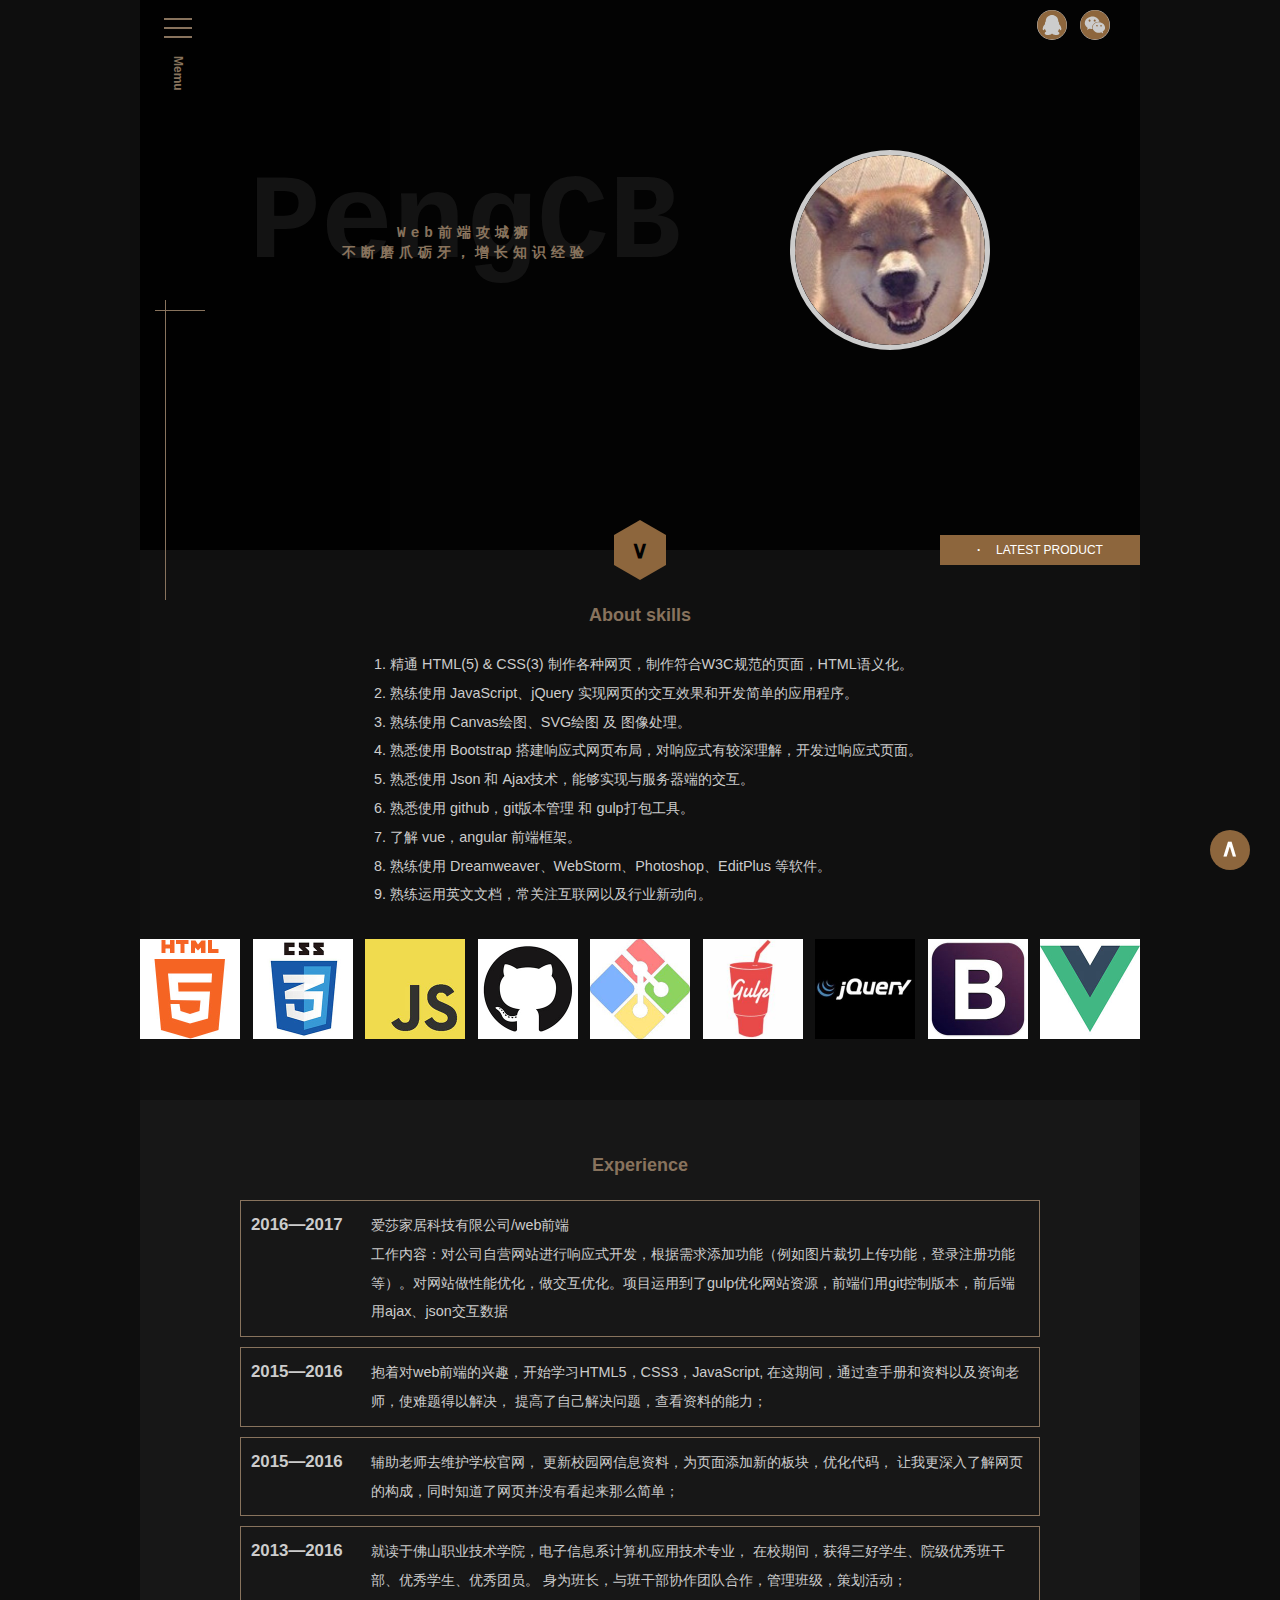
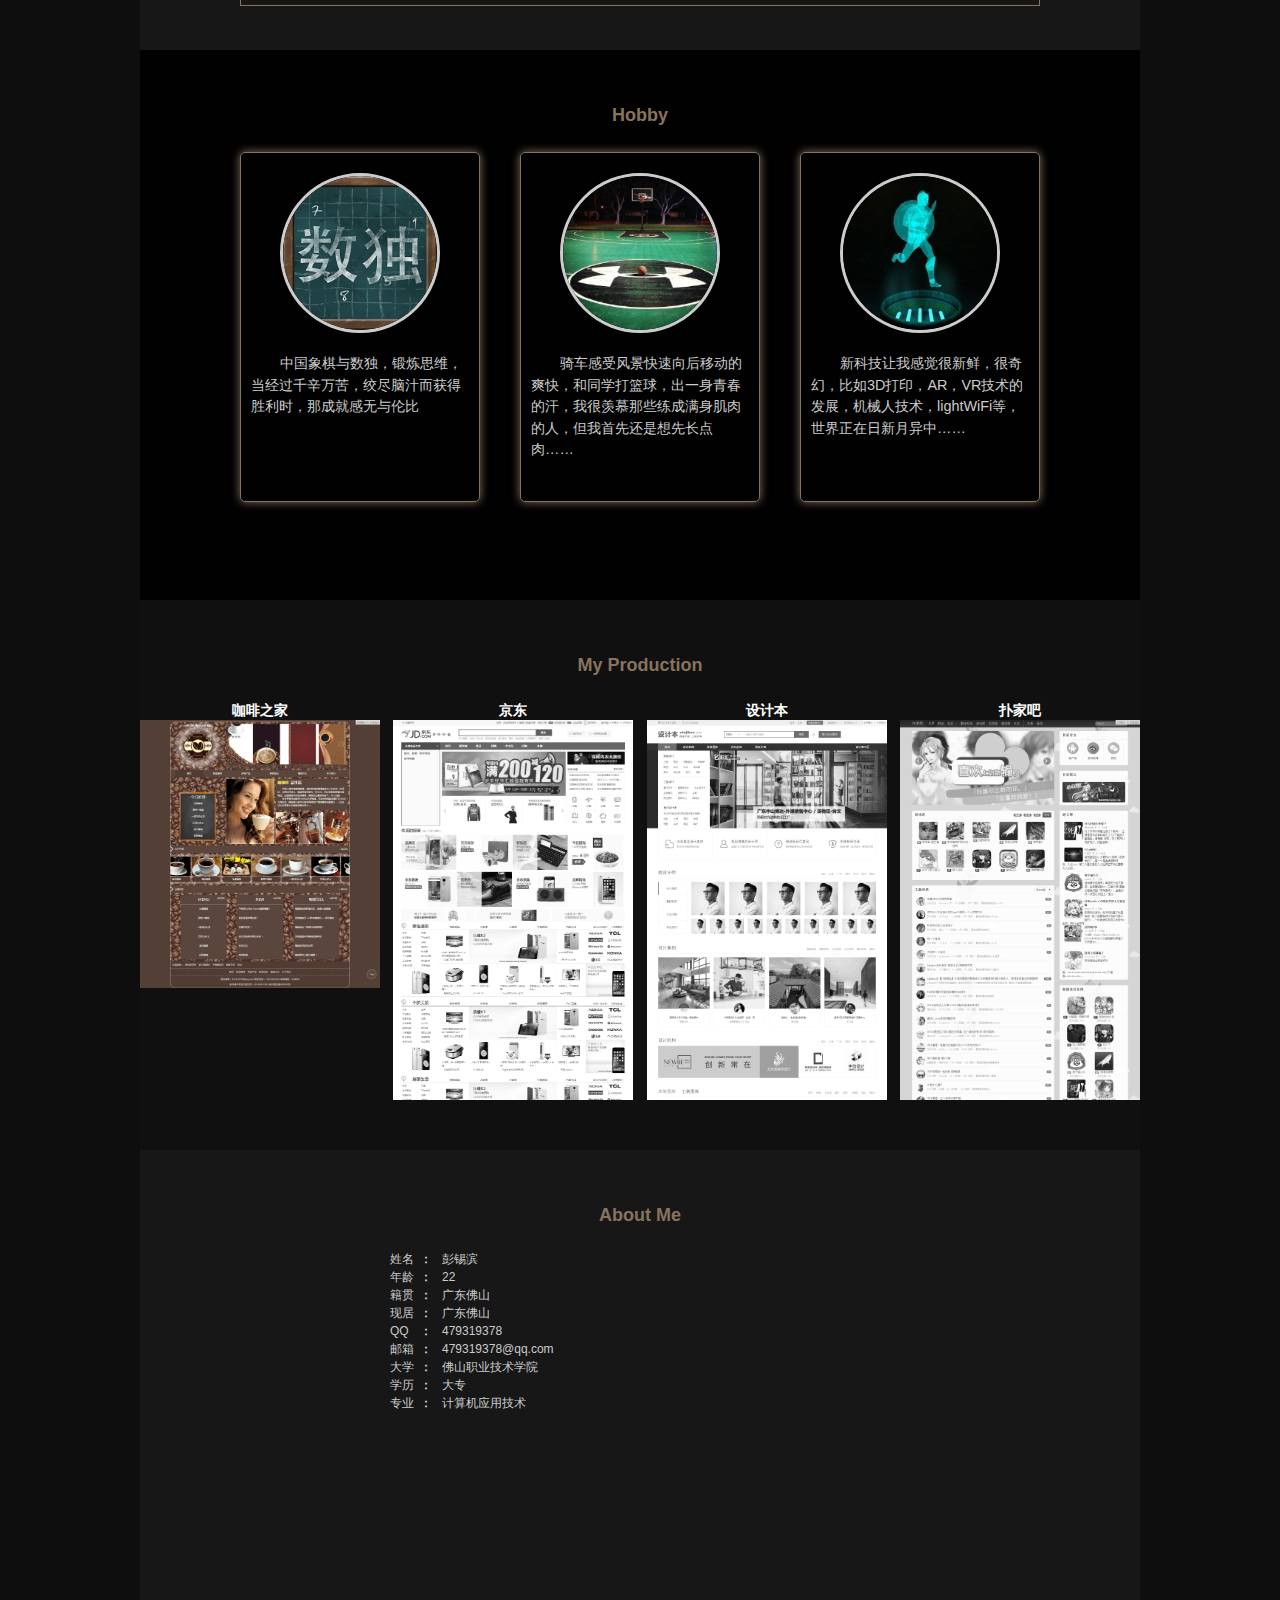
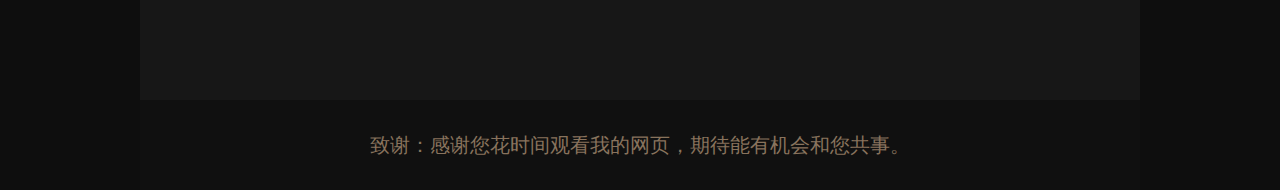
<file: index.html>
<!DOCTYPE html>
<html>
<head>
	<meta charset="UTF-8">
	<meta name="viewport" content="width=device-width, initial-scale=1, maximum-scale=1, user-scalable=0">
  <meta http-equiv="X-UA-Compatible" content="IE=edge, chrome=1">
	<meta name="keywords" content="web前端，彭锡滨，个人博客">
	<meta name="description" content="web前端，彭锡滨，个人博客">
	<title>Web前端 彭锡滨</title>
	<link rel="icon" href="img/favicon.ico">

	<link rel="stylesheet" href="css/index.css">

</head>
<body>


<section id="main">



	<!-- header -->
	<header id="header">
		<a class="to-top" href="javascript:;">&and;</a>

		<!-- 右上 联系方式 -->
		<ul class="contact-way">
			<li><img src="img/qq.svg" alt=""></li>
			<li><img src="img/wechat.svg" alt=""></li>
		</ul>

		<!-- 菜单 -->
		<div class="menu">
			<div class="menu-icon">
				<p class="line"></p>
				<p class="line"></p>
				<p class="line"></p>

				<ul class="menu-list">
					<li><a href="javascript:;">About skills</a></li>
					<li><a href="javascript:;">Experience</a></li>
					<li><a href="javascript:;">Demo</a></li>
					<li><a href="javascript:;">About Me</a></li>
				</ul>

			</div>
			<p class="menu-text f2">Memu</p>

		</div>

		<div class="vertical-bar"></div>

	</header>










	<!-- box1 -->
	<div class="box box1">
		<div class="my-name-container">
			<p class="my-name f1">PengCB</p>
		</div>
		<div class="my-head-container">
			<div class="my-head f2">
				<p><img src="img/head.jpg" alt=""></p>
				<p class="show-name">彭锡滨</p>
			</div>
		</div>
	</div>








	<!-- box1 - box2 交界 -->
	<div class="box-clearance">
		<div class="box-clearance-sub">
			<div class="hexagon">&or;</div>
			<ul class="latest-prod-btn">
				<li>
					<a class="latest-prod-text" href="javascript:;">
						<span>LATEST PRODUCT</span>
					</a>
				</li>
			</ul>
		</div>
	</div>






	<!-- box2 -->
	<div class="box box2 bgc2 f5">
		<h2 class="box-title f2">About skills</h2>
		<ul class="skill-list"></ul>

		<div class="skill-img-list">
			<ul>
				<li><img src="img/html5.jpg" alt=""></li>
				<li><img src="img/css3.jpg" alt=""></li>
				<li><img src="img/js.jpg" alt=""></li>
				<li><img src="img/github.jpg" alt=""></li>
				<li><img src="img/git.jpg" alt=""></li>
				<li><img src="img/gulp.jpg" alt=""></li>
				<li><img src="img/jquery.jpg" alt=""></li>
				<li><img src="img/bootstrap.jpg" alt=""></li>
				<!--<li><img src="img/angularjs.jpg" alt=""></li>-->
				<li><img src="img/vuejs.jpg" alt=""></li>
			</ul>
		</div>
	</div>


	<!-- box3 -->
	<div class="box box3 bgc3 f5">
		<h2 class="box-title f2">Experience</h2>
		<ul class="experience"></ul>
	</div>


	<!-- box4 -->
	<div class="box box4 bgc1 f5">
		<h2 class="box-title f2">Hobby</h2>

		<ul class="hobby-list">
			<li class="hobby-item">
				<div class="hobby-img riddle">
					<img src="img/hobby1.jpg">
					<div class="over-img">
						<h3>益 智</h3>
						<p>中国象棋&amp;数独</p>
					</div>
				</div>

				<div class="hobby-text">
					<p>中国象棋与数独，锻炼思维，当经过千辛万苦，绞尽脑汁而获得胜利时，那成就感无与伦比</p>
				</div>
			</li>

			<li class="hobby-item">
				<div class="hobby-img sport">
					<img src="img/hobby2.png">
					<div class="over-img">
						<h3>运动</h3>
						<p>骑车、打篮球</p>
					</div>
				</div>

				<div class="hobby-text">
					<p>骑车感受风景快速向后移动的爽快，和同学打篮球，出一身青春的汗，我很羡慕那些练成满身肌肉的人，但我首先还是想先长点肉……</p>
				</div>
			</li>

			<li class="hobby-item">
				<div class="hobby-img other">
					<img src="img/hobby3.jpg">
					<div class="over-img">
						<h3>其 他</h3>
						<p>了解新科技</p>
					</div>
				</div>

				<div class="hobby-text">
					<p>新科技让我感觉很新鲜，很奇幻，比如3D打印，AR，VR技术的发展，机械人技术，lightWiFi等，世界正在日新月异中……</p>
				</div>
			</li>
		</ul>
	</div>




	<!-- box 5 -->
	<div class="box box5 bgc2 f5">
		<h2 class="box-title f2">My Production</h2>
		<ul class="my-prod">
			<li class="active"><a href="http://www.pengcb.cn/coffee" target="_blank"><h3>咖啡之家</h3><div><img src="img/coffee.png" alt=""></div></a></li>
			<li><a href="http://www.pengcb.cn/jd" target="_blank"><h3>京东</h3><div><img src="img/jd.png" alt=""></div></a></li>
			<li><a href="http://www.pengcb.cn/sjb" target="_blank"><h3>设计本</h3><div><img src="img/sjb.png" alt=""></div></a></li>
			<li><a href="http://www.pengcb.cn/pjb" target="_blank"><h3>扑家吧</h3><div><img src="img/pjb.png" alt=""></div></a></li>
		</ul>
	</div>






	<!-- box6 -->
	<div class="box box6 bgc3 f5">

		<h2 class="box-title f2">About 	Me</h2>
		<ul class="about-me">
			<li><span>姓名</span><b>：</b>彭锡滨</li>
			<li><span>年龄</span><b>：</b>22</li>
			<li><span>籍贯</span><b>：</b>广东佛山</li>
			<li><span>现居</span><b>：</b>广东佛山</li>
			<li><span>QQ</span><b>：</b>479319378</li>
			<li><span>邮箱</span><b>：</b>479319378@qq.com</li>
			<li><span>大学</span><b>：</b>佛山职业技术学院</li>
			<li><span>学历</span><b>：</b>大专</li>
			<li><span>专业</span><b>：</b>计算机应用技术</li>
		</ul>
	</div>


	<footer  class="footer bgc2 f2">
		致谢：感谢您花时间观看我的网页，期待能有机会和您共事。
	</footer>
</section>



<script src="js/lib/jquery.min.js"></script>
<script src="js/index.js"></script>

</body>
</html>
</file>
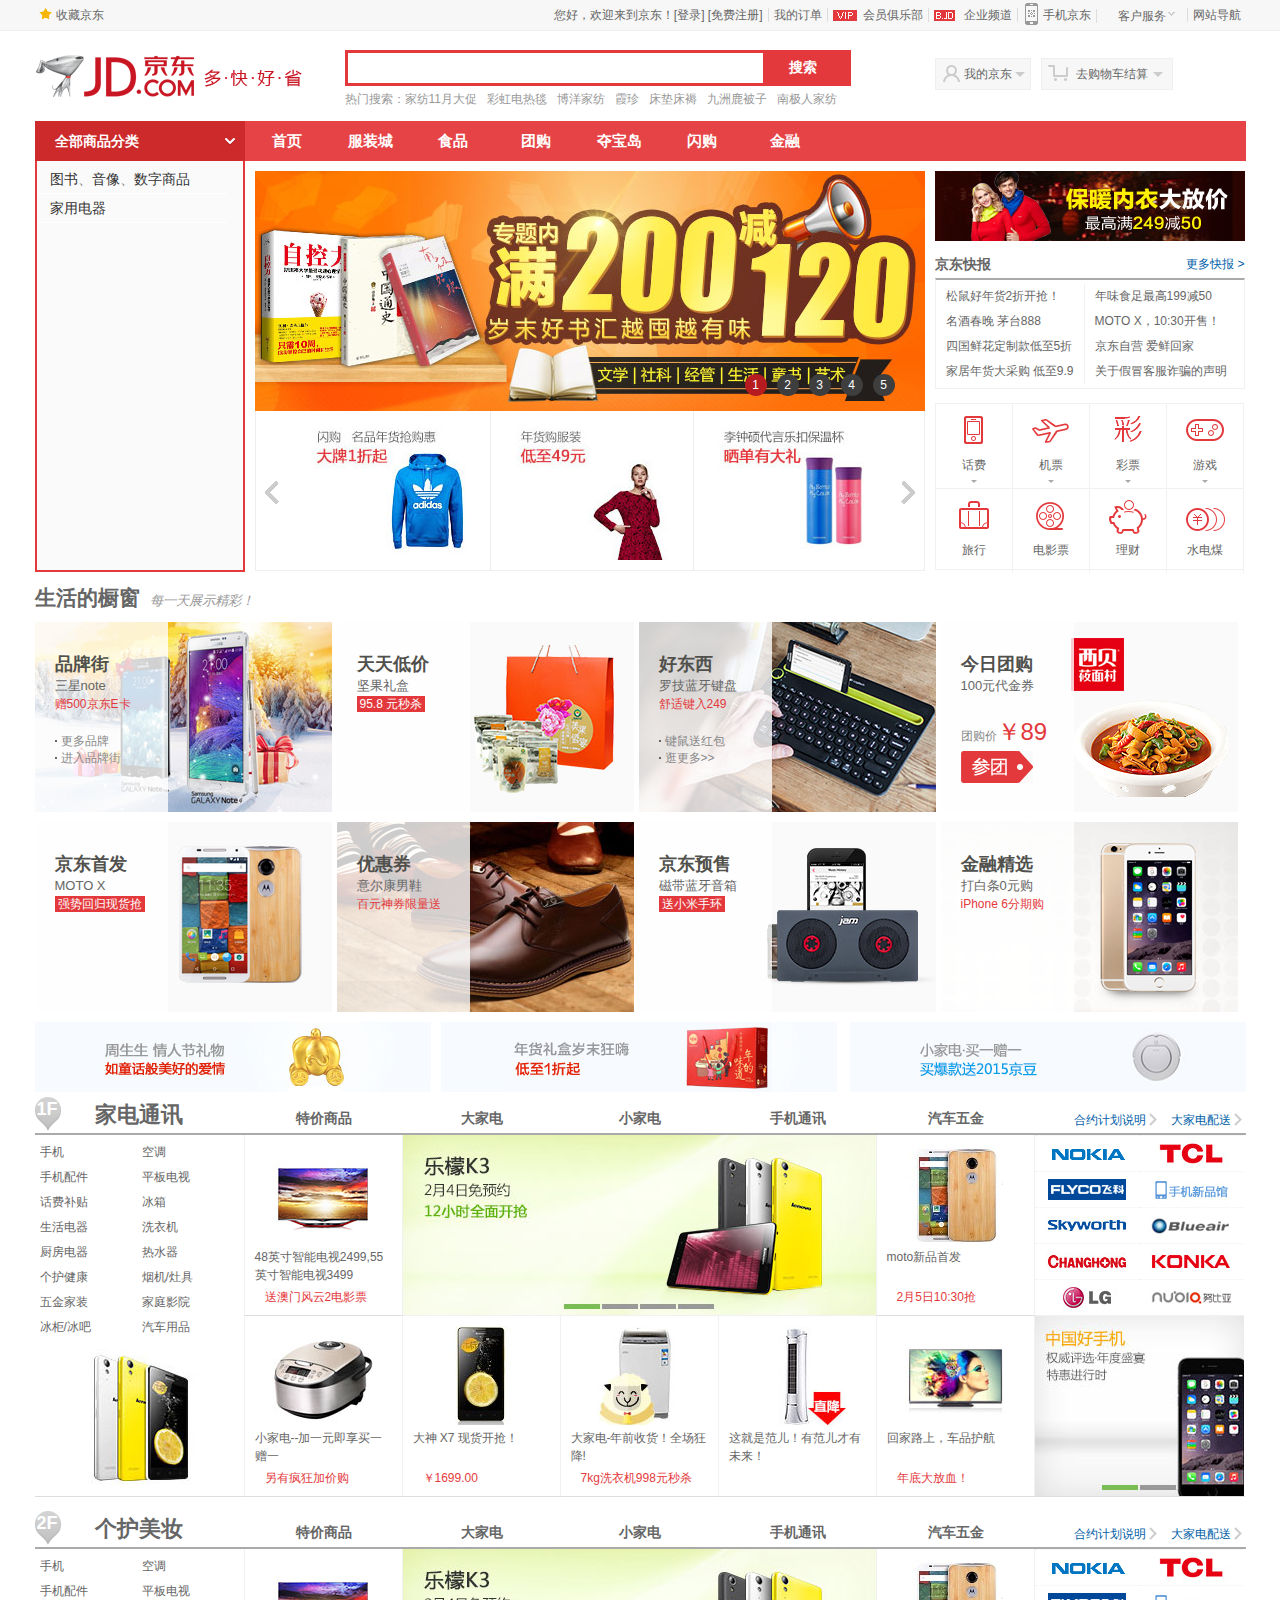
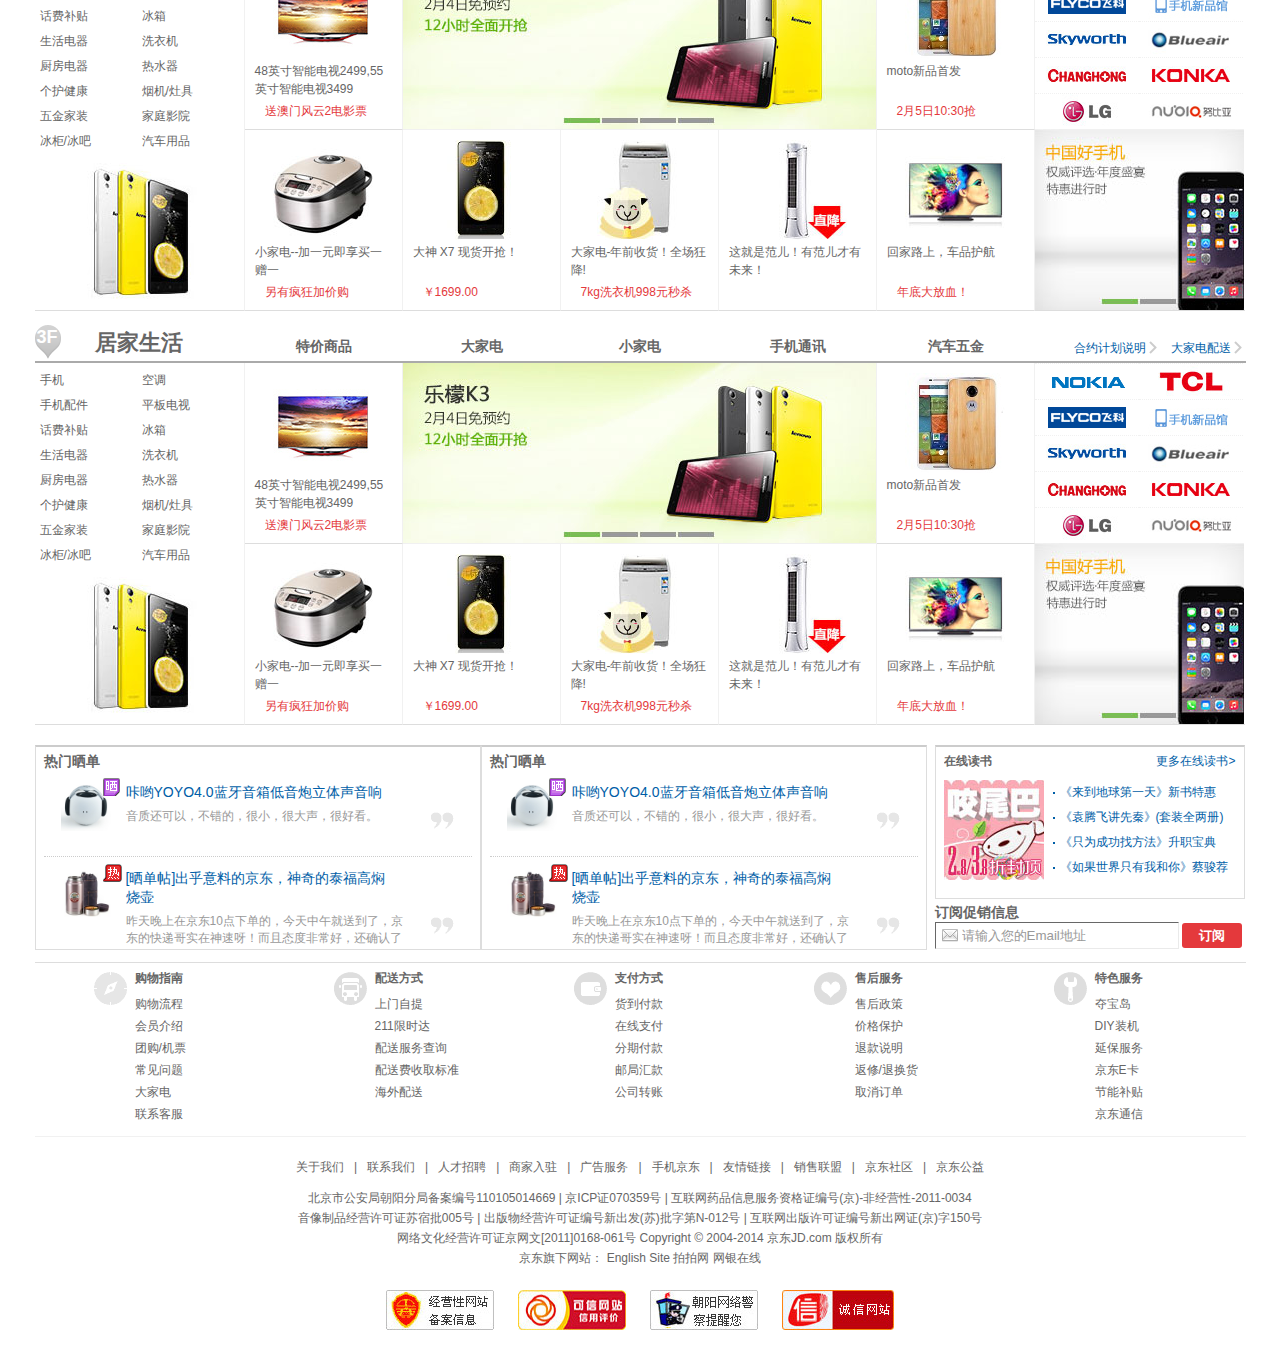
<file: jd/index.html>
﻿<!DOCTYPE HTML>
<html>
    <head>
        <title>京东首页</title>
        <meta charset="utf-8" />
        <link href="common.css" rel="Stylesheet" />
        <link href="index.css" rel="Stylesheet" />
        <link href="animation.css" rel="Stylesheet" />
		<script src="jd_index.js"></script>
		<script src="jd_elevator.js"></script>
    </head>
    <body>
        <!--页面顶部! -->
        <header id="top">
            <div id="top_box">
                <img src="images/star.jpg" />
                <a href="#">收藏京东</a>
		        <div class="rt">   
		            <ul>
			            <li>您好，欢迎来到京东！<a href="#" >[登录]</a> <a href="#" >[免费注册]</a></li> 
			            <li><b></b><a href="#" >我的订单</a></li> 
			            <li class="vip"><b></b><a href="#" >会员俱乐部</a></li> 
                        <li class="dakehu"><b></b><a href="#" >企业频道</a></li> 
			            <li class="app_jd"><b></b><a href="#" >手机京东</a></li> 
                        <li class="service"><b></b><a>客户服务</a></li>
			            <li><b></b><a >网站导航</a></li> 
			        </ul> 
                </div>
            </div>
        </header>
        <!--LOGO和搜索框! -->
        <div id="top_main">
					<a href="#" class="lf"><img src="images/logo-201305.png" alt="LOGO" /></a>
					<div id="search_box" class="lf">
						<div class="search">
								<input id="txtSearch" type="text" class="text" />
								<input class="button" name="" type="button" value="搜索" />
						</div>
						<div class="hot_words">
								<span>热门搜索：</span> <a href="#">家纺11月大促</a> <a href="#">彩虹电热毯</a> <a href="#">博洋家纺</a>
								<a href="#">霞珍</a> <a href="#">床垫床褥</a> <a href="#">九洲鹿被子</a> <a href="#">南极人家纺</a>
						</div>
					</div>
					<div id="my_jd" class="lf">我的京东<b></b></div>
					<div id="settle_up" class="lf">去购物车结算<b></b></div>
				</div>
        <!--主导航 -->
        <nav id="nav">
            <div id="category">
                <a href="#">全部商品分类</a>
                <b></b>
            </div>
            <ul id="nav_items">
                <li><a href="#">首页</a></li>
                <li><a href="#">服装城</a></li>
                <li><a href="#">食品</a></li>
                <li><a href="#">团购</a></li>
                <li><a href="#">夺宝岛</a></li>
                <li><a href="#">闪购</a></li>
                <li><a href="#">金融</a></li>
            </ul>
        </nav>
    <!--banner部分-->
    <article id="banner">
            <ul id="cate_box">
                <li>
                    <h3>
                        <a href="#">图书</a>、<a href="#">音像</a>、<a href="#">数字商品</a>
                    </h3>
                    <div class="sub_cate_box">
                        <div class="sub_cate_items">
                            <div>
                                <a href="#">电子书</a>
                                <p>
                                    <a href="#">免费</a>
                                    <a href="#">小说</a>
                                    <a href="#">励志与成功</a>
                                    <a href="#">婚恋/两性</a>
                                    <a href="#">文学</a>
                                    <a href="#">经营</a>
                                    <a href="#">畅读VIP</a>
                                </p>
                            </div>
                            <div>
                                <a href="#">数字音乐</a>
                                <p>
                                    <a href="#">通俗流行</a>
                                    <a href="#">古典音乐</a>
                                    <a href="#">摇滚说唱</a>
                                    <a href="#">爵士蓝调</a>
                                    <a href="#">乡村民谣</a>
                                    <a href="#">有声读物</a>
                                </p>
                            </div>
                            <div>
                                <a href="#">音像</a>
                                <p>
                                    <a href="#">音乐</a>
                                    <a href="#">影视</a>
                                    <a href="#">教育音像</a>
                                    <a href="#">游戏</a>
                                </p>
                            </div>
                            <div>
                                <a href="#">文艺</a>
                                <p>
                                    <a href="#">小说</a>
                                    <a href="#">文学</a>
                                    <a href="#">青春文学</a>
                                    <a href="#">传记</a>
                                    <a href="#">艺术</a>
                                </p>
                            </div> 
                        </div>
                        <div class="sub_cate_banner">
                            <div><img src="images/cate_banner_01.jpg" /></div>
                            <div><img src="images/cate_banner_02.jpg" /></div>
                            <div>
                                <h4>推荐品牌出版商/书店</h4>
                                <ul>
                                    <li><a href="#">中华书局</a></li>
                                    <li><a href="#">人民邮电出版社</a></li>
                                    <li><a href="#">上海世纪出版股份有限公司</a></li>
                                    <li><a href="#">电子工业出版社</a></li>
                                    <li><a href="#">三联书店</a></li>
                                    <li><a href="#">浙江少年儿童出版社</a></li>
                                </ul>
                            </div>
                        </div>
                        <div class="close">×</div>
                    </div>
                </li>
                <li>
                    <h3>
                        <a href="#">家用电器</a>
                    </h3>
                </li>
            </ul>
            <div id="slider_box">
<div id="slider">
	<ul id="imgs">
	</ul>
    <ul id="indexs">
    </ul>
</div>
                <div class="ad">
                    <span class="preview"><a href="#"></a></span>
                    <ul>
                      <li><a href="#"><img src="images/index/ad_01.jpg"></a></li>
                      <li><a href="#"><img src="images/index/ad_02.jpg"></a></li>
                      <li class="li_last"><a href="#"><img src="images/index/ad_03.jpg"></a></li>
                    </ul>
                    <span class="next"><a href="#"></a></span>
                </div>
            </div>
            <div id="focus_extra">
                <div class="ad"><a href="#"><img src="images/index/ad_focus.jpg" /></a></div>
                <div id="news">
                    <div class="title">
                        <span>京东快报</span>
                        <a href="#">更多快报&nbsp;&gt;</a>
                    </div>
                    <div class="context">
                        <ul class="lf">
                            <li><a href="#">松鼠好年货2折开抢！</a></li>
                            <li><a href="#">名酒春晚 茅台888</a></li>
                            <li><a href="#">四国鲜花定制款低至5折</a></li>
                            <li><a href="#">家居年货大采购 低至9.9</a></li>
                        </ul>
                        <ul class="rt right">
                            <li><a href="#">年味食足最高199减50</a></li>
                            <li><a href="#">MOTO X，10:30开售！</a></li>
                            <li><a href="#">京东自营 爱鲜回家</a></li>
                            <li><a href="#">关于假冒客服诈骗的声明</a></li>
                        </ul>
                    </div>
                 </div>
                <div id="virtuals">
                    <ul>
                        <li id="huafei"><a href="#"><s></s>话费<i></i></a></li>
                        <li id="jipiao"><a><s></s>机票<i></i></a></li>
                        <li id="caipiao"><a><s></s>彩票<i></i></a></li>
                        <li id="youxi"><a href="#"><s></s>游戏<i></i></a></li>
                        <li id="lvxing"><a href="#"><s></s>旅行</a></li>
                        <li id="dianyingpiao"><a href="#"><s></s>电影票</a></li>
                        <li id="licai"><a href="#"><s></s>理财</a></li>
                        <li id="shuidianmei"><a href="#"><s></s>水电煤</a></li>
                    </ul>
                  </div>
            </div>
        </article>
        <!--主体内容! -->
        <section id="main" class="clear">
            <!--广告-->
            <div id="show_box">
                <p>生活的橱窗<span>每一天展示精彩！</span></p>
                <ul>
                    <li class="pinpaijie">
                        <b></b>
                        <div>
                            <h3>品牌街</h3>
                            <h4>三星note</h4>
                            <p>赠500京东E卡</p>
                            <ul>
                                <li><i></i>更多品牌</li>
                                <li><i></i>进入品牌街</li>
                            </ul>
                        </div>                    
                    </li>
                    <li class="dijia">
                        <b></b>
                        <div>
                            <h3>天天低价</h3>
                            <h4>坚果礼盒</h4>
                            <span>95.8 元秒杀</span>
                        </div>                    
                    </li>
                    <li class="haodongxi">
                        <b></b>
                        <div>
                            <h3>好东西</h3>
                            <h4>罗技蓝牙键盘</h4>
                            <p>舒适键入249</p>
                            <ul>
                                <li><i></i>键鼠送红包</li>
                                <li><i></i>逛更多&gt;&gt;</li>
                            </ul>
                        </div>                    
                    </li>
                    <li class="tuangou">
                        <b></b>
                        <div>
                            <h3>今日团购</h3>
                            <h4>100元代金券</h4>
                            <div>
                                团购价<span>￥89</span>
                            </div>
                        </div>                    
                    </li>
                    <li class="shoufa">
                        <b></b>
                        <div>
                            <h3>京东首发</h3>
                            <h4>MOTO X</h4>
                            <span>强势回归现货抢</span>
                        </div>                    
                    </li>
                    <li class="youhuiquan">
                        <b></b>
                        <div>
                            <h3>优惠券</h3>
                            <h4>意尔康男鞋</h4>
                            <p>百元神券限量送</p>
                        </div>                    
                    </li>
                    <li class="yushou">
                        <b></b>
                        <div>
                            <h3>京东预售</h3>
                            <h4>磁带蓝牙音箱</h4>
                            <span>送小米手环</span>
                        </div>                    
                    </li>
                    <li class="jinrong">
                        <b></b>
                        <div>
                            <h3>金融精选</h3>
                            <h4>打白条0元购</h4>
                            <p>iPhone 6分期购</p>
                        </div>                    
                    </li>
                </ul>
            </div>
            
            <ul id="ad_box" class="clear">
                <li><a href="#"><img src="images/index/ad_small_01.jpg" /></a></li>
                <li><a href="#"><img src="images/index/ad_small_02.jpg" /></a></li>
                <li class="last"><a href="#"><img src="images/index/ad_small_03.jpg" /></a></li>
            </ul>
            <div class="elevator" id="elevator">
                <ul>
                    <li class="handler">
                        <a href="javascript:;">1F</a>
                        <a class="etitle" href="javascript:;">家电通讯</a>
                    </li>
                    <li class="handler">
                        <a href="javascript:;">2F</a>
                        <a class="etitle" href="javascript:;">个护美妆</a>
                    </li>
                    <li class="handler">
                        <a href="javascript:;">3F</a>
                        <a class="etitle" href="javascript:;">居家生活</a>
                    </li>
                </ul>
            </div>
            <!--第一楼-->
            <div class="floor" id="f1">
                <!--头部-->
                <header>
                    <span>1F</span>
                    <p>家电通讯</p>
                    <ul class="tab">
                        <li><a href="＃">特价商品</a></li>
                        <li><a href="＃">大家电</a></li>
                        <li><a href="＃">小家电</a></li>
                        <li><a href="＃">手机通讯</a></li>
                        <li><a href="＃">汽车五金</a></li>
                    </ul>
                    <ul class="link">
                        <li><a href="#">大家电配送</a></li>
                        <li><a href="#">合约计划说明</a></li>
                    </ul>
                </header>
                <!--左侧-->
                <aside>
                    <ul>
                        <li><a href="#">手机</a></li>
                        <li><a href="#">空调</a></li>
                        <li><a href="#">手机配件</a></li>
                        <li><a href="#">平板电视</a></li>
                        <li><a href="#">话费补贴</a></li>
                        <li><a href="#">冰箱</a></li>
                        <li><a href="#">生活电器</a></li>
                        <li><a href="#">洗衣机</a></li>
                        <li><a href="#">厨房电器</a></li>
                        <li><a href="#">热水器</a></li>
                        <li><a href="#">个护健康</a></li>
                        <li><a href="#">烟机/灶具</a></li>
                        <li><a href="#">五金家装</a></li>
                        <li><a href="#">家庭影院</a></li>
                        <li><a href="#">冰柜/冰吧</a></li>
                        <li><a href="#">汽车用品</a></li>
                    </ul>
                    <span><img src="images/index/fl_01.jpg" /></span>
                </aside>
                <!--中间栏-->
                <section>
                    <dl>
                        <dt><img src="images/index/fl_dl_01.jpg"></dt>
                        <dd><a href="#">48英寸智能电视2499,55英寸智能电视3499</a></dd>
                        <dd><b>送澳门风云2电影票</b></dd>
                    </dl>
                    <div><a href="#"><img src="images/index/fl_ad_01.jpg" width="473" height="180"></a></div>
                    <dl>
                        <dt><img src="images/index/fl_dl_02.jpg"></dt>
                        <dd><a href="#">moto新品首发</a></dd>
                        <dd><b>2月5日10:30抢</b></dd>
                    </dl>
                    <dl>
                        <dt><img src="images/index/fl_dl_03.jpg"></dt>
                        <dd><a href="#">小家电--加一元即享买一赠一</a></dd>
                        <dd><b>另有疯狂加价购</b></dd>
                    </dl>
                    <dl>
                        <dt><img src="images/index/fl_dl_04.jpg"></dt>
                        <dd><a href="#">大神 X7 现货开抢！</a></dd>
                        <dd><b>￥<span>1699</span>.00</b></dd>
                    </dl>
                    <dl>
                        <dt><img src="images/index/fl_dl_05.jpg"></dt>
                        <dd><a href="#">大家电-年前收货！全场狂降!</a></dd>
                        <dd><b>7kg洗衣机998元秒杀</b></dd>
                    </dl>
                    <dl>
                        <dt><img src="images/index/fl_dl_06.jpg"></dt>
                        <dd><a href="#">这就是范儿！有范儿才有未来！</a></dd>                       
                    </dl>
                    <dl>
                        <dt><img src="images/index/fl_dl_07.jpg"></dt>
                        <dd><a href="#">回家路上，车品护航</a></dd>
                        <dd><b>年底大放血！</b></dd>
                    </dl>
                </section>         
                <!--右侧栏-->           
                <aside class="floor_right">
                    <ul>
                        <li><img src="images/index/rBEQWVFQLqgIAAAAAAAFbgvhBqMAAC0MAP_3cIAAAWG414.gif" /></li>
                        <li><img src="images/index/537b3138N3205302e.jpg" /></li>
                        <li><img src="images/index/53829f6eNa98427dc.jpg" /></li>
                        <li><img src="images/index/rBEhUlHmCN0IAAAAAAASpGQ8IDYAABK2AP_yHEAABK8207.jpg" /></li>
                        <li><img src="images/index/537b316bN35574fff.jpg" /></li>
                        <li><img src="images/index/54caf3a2N56357d7c.jpg" /></li>
                        <li><img src="images/index/537b3173Ne74bf3cf.jpg" /></li>
                        <li><img src="images/index/537b3152Nf0573a0d.jpg" /></li>
                        <li><img src="images/index/537b3130N7591211b.jpg" /></li>
                        <li><img src="images/index/rBEbRlN5zCsIAAAAAAALfFfJRv8AACGGgO__3sAAAuU660.jpg" /></li>
                    </ul>
                    <a href="#"><img src="images/index/fl_ad_02.jpg"></a>
                </aside>
            </div>

            <!--第二楼-->
            <div class="floor" id="f2">
                <!--头部-->
                <header>
                    <span>2F</span>
                    <p>个护美妆</p>
                    <ul class="tab">
                        <li><a href="＃">特价商品</a></li>
                        <li><a href="＃">大家电</a></li>
                        <li><a href="＃">小家电</a></li>
                        <li><a href="＃">手机通讯</a></li>
                        <li><a href="＃">汽车五金</a></li>
                    </ul>
                    <ul class="link">
                        <li><a href="#">大家电配送</a></li>
                        <li><a href="#">合约计划说明</a></li>
                    </ul>
                </header>
                <!--左侧-->
                <aside>
                    <ul>
                        <li><a href="#">手机</a></li>
                        <li><a href="#">空调</a></li>
                        <li><a href="#">手机配件</a></li>
                        <li><a href="#">平板电视</a></li>
                        <li><a href="#">话费补贴</a></li>
                        <li><a href="#">冰箱</a></li>
                        <li><a href="#">生活电器</a></li>
                        <li><a href="#">洗衣机</a></li>
                        <li><a href="#">厨房电器</a></li>
                        <li><a href="#">热水器</a></li>
                        <li><a href="#">个护健康</a></li>
                        <li><a href="#">烟机/灶具</a></li>
                        <li><a href="#">五金家装</a></li>
                        <li><a href="#">家庭影院</a></li>
                        <li><a href="#">冰柜/冰吧</a></li>
                        <li><a href="#">汽车用品</a></li>
                    </ul>
                    <span><img src="images/index/fl_01.jpg" /></span>
                </aside>
                <!--中间栏-->
                <section>
                    <dl>
                        <dt><img src="images/index/fl_dl_01.jpg"></dt>
                        <dd><a href="#">48英寸智能电视2499,55英寸智能电视3499</a></dd>
                        <dd><b>送澳门风云2电影票</b></dd>
                    </dl>
                    <div><a href="#"><img src="images/index/fl_ad_01.jpg" width="473" height="180"></a></div>
                    <dl>
                        <dt><img src="images/index/fl_dl_02.jpg"></dt>
                        <dd><a href="#">moto新品首发</a></dd>
                        <dd><b>2月5日10:30抢</b></dd>
                    </dl>
                    <dl>
                        <dt><img src="images/index/fl_dl_03.jpg"></dt>
                        <dd><a href="#">小家电--加一元即享买一赠一</a></dd>
                        <dd><b>另有疯狂加价购</b></dd>
                    </dl>
                    <dl>
                        <dt><img src="images/index/fl_dl_04.jpg"></dt>
                        <dd><a href="#">大神 X7 现货开抢！</a></dd>
                        <dd><b>￥<span>1699</span>.00</b></dd>
                    </dl>
                    <dl>
                        <dt><img src="images/index/fl_dl_05.jpg"></dt>
                        <dd><a href="#">大家电-年前收货！全场狂降!</a></dd>
                        <dd><b>7kg洗衣机998元秒杀</b></dd>
                    </dl>
                    <dl>
                        <dt><img src="images/index/fl_dl_06.jpg"></dt>
                        <dd><a href="#">这就是范儿！有范儿才有未来！</a></dd>                       
                    </dl>
                    <dl>
                        <dt><img src="images/index/fl_dl_07.jpg"></dt>
                        <dd><a href="#">回家路上，车品护航</a></dd>
                        <dd><b>年底大放血！</b></dd>
                    </dl>
                </section>         
                <!--右侧栏-->           
                <aside class="floor_right">
                    <ul>
                        <li><img src="images/index/rBEQWVFQLqgIAAAAAAAFbgvhBqMAAC0MAP_3cIAAAWG414.gif" /></li>
                        <li><img src="images/index/537b3138N3205302e.jpg" /></li>
                        <li><img src="images/index/53829f6eNa98427dc.jpg" /></li>
                        <li><img src="images/index/rBEhUlHmCN0IAAAAAAASpGQ8IDYAABK2AP_yHEAABK8207.jpg" /></li>
                        <li><img src="images/index/537b316bN35574fff.jpg" /></li>
                        <li><img src="images/index/54caf3a2N56357d7c.jpg" /></li>
                        <li><img src="images/index/537b3173Ne74bf3cf.jpg" /></li>
                        <li><img src="images/index/537b3152Nf0573a0d.jpg" /></li>
                        <li><img src="images/index/537b3130N7591211b.jpg" /></li>
                        <li><img src="images/index/rBEbRlN5zCsIAAAAAAALfFfJRv8AACGGgO__3sAAAuU660.jpg" /></li>
                    </ul>
                    <a href="#"><img src="images/index/fl_ad_02.jpg"></a>
                </aside>
            </div>

            <!--第三楼-->
            <div class="floor" id="f3">
                <!--头部-->
                <header>
                    <span>3F</span>
                    <p>居家生活</p>
                    <ul class="tab">
                        <li><a href="＃">特价商品</a></li>
                        <li><a href="＃">大家电</a></li>
                        <li><a href="＃">小家电</a></li>
                        <li><a href="＃">手机通讯</a></li>
                        <li><a href="＃">汽车五金</a></li>
                    </ul>
                    <ul class="link">
                        <li><a href="#">大家电配送</a></li>
                        <li><a href="#">合约计划说明</a></li>
                    </ul>
                </header>
                <!--左侧-->
                <aside>
                    <ul>
                        <li><a href="#">手机</a></li>
                        <li><a href="#">空调</a></li>
                        <li><a href="#">手机配件</a></li>
                        <li><a href="#">平板电视</a></li>
                        <li><a href="#">话费补贴</a></li>
                        <li><a href="#">冰箱</a></li>
                        <li><a href="#">生活电器</a></li>
                        <li><a href="#">洗衣机</a></li>
                        <li><a href="#">厨房电器</a></li>
                        <li><a href="#">热水器</a></li>
                        <li><a href="#">个护健康</a></li>
                        <li><a href="#">烟机/灶具</a></li>
                        <li><a href="#">五金家装</a></li>
                        <li><a href="#">家庭影院</a></li>
                        <li><a href="#">冰柜/冰吧</a></li>
                        <li><a href="#">汽车用品</a></li>
                    </ul>
                    <span><img src="images/index/fl_01.jpg" /></span>
                </aside>
                <!--中间栏-->
                <section>
                    <dl>
                        <dt><img src="images/index/fl_dl_01.jpg"></dt>
                        <dd><a href="#">48英寸智能电视2499,55英寸智能电视3499</a></dd>
                        <dd><b>送澳门风云2电影票</b></dd>
                    </dl>
                    <div><a href="#"><img src="images/index/fl_ad_01.jpg" width="473" height="180"></a></div>
                    <dl>
                        <dt><img src="images/index/fl_dl_02.jpg"></dt>
                        <dd><a href="#">moto新品首发</a></dd>
                        <dd><b>2月5日10:30抢</b></dd>
                    </dl>
                    <dl>
                        <dt><img src="images/index/fl_dl_03.jpg"></dt>
                        <dd><a href="#">小家电--加一元即享买一赠一</a></dd>
                        <dd><b>另有疯狂加价购</b></dd>
                    </dl>
                    <dl>
                        <dt><img src="images/index/fl_dl_04.jpg"></dt>
                        <dd><a href="#">大神 X7 现货开抢！</a></dd>
                        <dd><b>￥<span>1699</span>.00</b></dd>
                    </dl>
                    <dl>
                        <dt><img src="images/index/fl_dl_05.jpg"></dt>
                        <dd><a href="#">大家电-年前收货！全场狂降!</a></dd>
                        <dd><b>7kg洗衣机998元秒杀</b></dd>
                    </dl>
                    <dl>
                        <dt><img src="images/index/fl_dl_06.jpg"></dt>
                        <dd><a href="#">这就是范儿！有范儿才有未来！</a></dd>                       
                    </dl>
                    <dl>
                        <dt><img src="images/index/fl_dl_07.jpg"></dt>
                        <dd><a href="#">回家路上，车品护航</a></dd>
                        <dd><b>年底大放血！</b></dd>
                    </dl>
                </section>         
                <!--右侧栏-->           
                <aside class="floor_right">
                    <ul>
                        <li><img src="images/index/rBEQWVFQLqgIAAAAAAAFbgvhBqMAAC0MAP_3cIAAAWG414.gif" /></li>
                        <li><img src="images/index/537b3138N3205302e.jpg" /></li>
                        <li><img src="images/index/53829f6eNa98427dc.jpg" /></li>
                        <li><img src="images/index/rBEhUlHmCN0IAAAAAAASpGQ8IDYAABK2AP_yHEAABK8207.jpg" /></li>
                        <li><img src="images/index/537b316bN35574fff.jpg" /></li>
                        <li><img src="images/index/54caf3a2N56357d7c.jpg" /></li>
                        <li><img src="images/index/537b3173Ne74bf3cf.jpg" /></li>
                        <li><img src="images/index/537b3152Nf0573a0d.jpg" /></li>
                        <li><img src="images/index/537b3130N7591211b.jpg" /></li>
                        <li><img src="images/index/rBEbRlN5zCsIAAAAAAALfFfJRv8AACGGgO__3sAAAuU660.jpg" /></li>
                    </ul>
                    <a href="#"><img src="images/index/fl_ad_02.jpg"></a>
                </aside>
            </div>

            <!--其他部分-->
            <div id="content_other">
                <div class="share">
                    <p>热门晒单</p>
                    <ul>
                        <li>
                            <i class="shai"></i>
                            <a href="#"><img src="images/index/share_01.jpg" /></a>
                            <h3><a href="#">咔哟YOYO4.0蓝牙音箱低音炮立体声音响</a></h3>
                            <p><a href="#">音质还可以，不错的，很小，很大声，很好看。</a></p>
                        </li>
                        <li>
                            <i class="hot"></i>
                            <a href="#"><img src="images/index/share_02.jpg" /></a>
                            <h3><a href="#">[晒单帖]出乎意料的京东，神奇的泰福高焖烧壶</a></h3>
                            <p><a href="#">昨天晚上在京东10点下单的，今天中午就送到了，京东的快递哥实在神速呀！而且态度非常好，还确认了</a></p>
                        </li>
                    </ul>
                </div>
                <div class="share">
                    <p>热门晒单</p>
                    <ul>
                        <li>
                            <i class="shai"></i>
                            <a href="#"><img src="images/index/share_01.jpg" /></a>
                            <h3><a href="#">咔哟YOYO4.0蓝牙音箱低音炮立体声音响</a></h3>
                            <p><a href="#">音质还可以，不错的，很小，很大声，很好看。</a></p>
                        </li>
                        <li>
                            <i class="hot"></i>
                            <a href="#"><img src="images/index/share_02.jpg" /></a>
                            <h3><a href="#">[晒单帖]出乎意料的京东，神奇的泰福高焖烧壶</a></h3>
                            <p><a href="#">昨天晚上在京东10点下单的，今天中午就送到了，京东的快递哥实在神速呀！而且态度非常好，还确认了</a></p>
                        </li>
                    </ul>
                </div>

                <div class="more">
                    <div class="reading">
                        <p>
                            <span>在线读书</span>
                            <a href="#">更多在线读书&gt;</a>
                        </p>
                        <img src="images/index/reading.jpg" />
                        <ul>
                            <li><s></s><a href="#">《来到地球第一天》新书特惠</a></li>
                            <li><s></s><a href="#">《袁腾飞讲先秦》(套装全两册)</a></li>
                            <li><s></s><a href="#">《只为成功找方法》升职宝典</a></li>
                            <li><s></s><a href="#">《如果世界只有我和你》蔡骏荐</a></li>
                        </ul>
                    </div>
                    <div class="order">
                        <p>订阅促销信息</p>
                        <input name="email" value="请输入您的Email地址" />
                        <button>订阅</button> 
                    </div>
                </div>
            </div>
        </section>
        <!--购物指南、配送方式等! -->
        <footer id="foot_box">
            <p class="shopping_guide"></p>
            <ul>
                <li><b>购物指南</b></li>
                <li><a href="#">购物流程</a></li>
                <li><a href="#">会员介绍</a></li>
                <li><a href="#">团购/机票</a></li>
                <li><a href="#">常见问题</a></li>
                <li><a href="#">大家电</a></li>
                <li><a href="#">联系客服</a></li>
            </ul>
	        <p class="send_type"></p>
            <ul>
                <li><b>配送方式</b></li>
                <li><a href="#">上门自提</a></li>
                <li><a href="#">211限时达</a></li>
                <li><a href="#">配送服务查询</a></li>
                <li><a href="#">配送费收取标准</a></li>
                <li><a href="#">海外配送</a></li>
            </ul>
	        <p class="pay_type"></p>
            <ul>
                <li><b>支付方式</b></li>
                <li><a href="#">货到付款</a></li>
                <li><a href="#">在线支付</a></li>
                <li><a href="#">分期付款</a></li>
                <li><a href="#">邮局汇款</a></li>
                <li><a href="#">公司转账</a></li>
            </ul>
	        <p class="sale_service"></p>
            <ul>
                <li><b>售后服务</b></li>
                <li><a href="#">售后政策</a></li>
                <li> <a href="#">价格保护</a></li>
                <li><a href="#">退款说明</a></li>
                <li><a href="#">返修/退换货</a></li>
                <li><a href="#">取消订单</a></li>
            </ul>
	        <p class="special_service"></p>
            <ul>
                <li><b>特色服务</b></li>
                <li><a href="#">夺宝岛</a></li>
                <li><a href="#">DIY装机</a></li>
                <li><a href="#">延保服务</a></li>
                <li><a href="#">京东E卡</a></li>
                <li> <a href="#">节能补贴</a></li>
                <li> <a href="#">京东通信</a></li>
            </ul>
        </footer>
        <!--页面底部! -->
        <footer id="footer">
            <div class="links"><a href="#">关于我们</a>|<a href="#">联系我们</a>|<a href="#">人才招聘</a>|<a href="#">商家入驻</a>|<a href="#">广告服务</a>|<a href="#">手机京东</a>|<a href="#">友情链接</a>|<a href="#">销售联盟</a>|<a href="#">京东社区</a>|<a href="#">京东公益</a></div>
		    <div class="copyright">北京市公安局朝阳分局备案编号110105014669  |  京ICP证070359号  |  互联网药品信息服务资格证编号(京)-非经营性-2011-0034<br />
			    <a href="#">音像制品经营许可证苏宿批005号 </a> |  出版物经营许可证编号新出发(苏)批字第N-012号  |  互联网出版许可证编号新出网证(京)字150号<br />
			    <a href="#">网络文化经营许可证京网文[2011]0168-061号 </a> Copyright © 2004-2014 京东JD.com 版权所有 <br />
                京东旗下网站：
                <a href="#">English Site</a> <a href="#">拍拍网</a> <a href="#">网银在线</a>
            </div>
		    <div class="authentication">
                <a href=""><img src="images/jy.jpg" width="108" height="40" /></a>
                <a href=""><img src="images/kx.jpg" width="108" height="40" /></a>
                <a href=""><img src="images/cy.jpg" width="108" height="40" /></a>
                <a href=""><img src="images/cx.jpg" width="112" height="40" /></a>
            </div>
        </footer>
    </body>
</html>
</file>
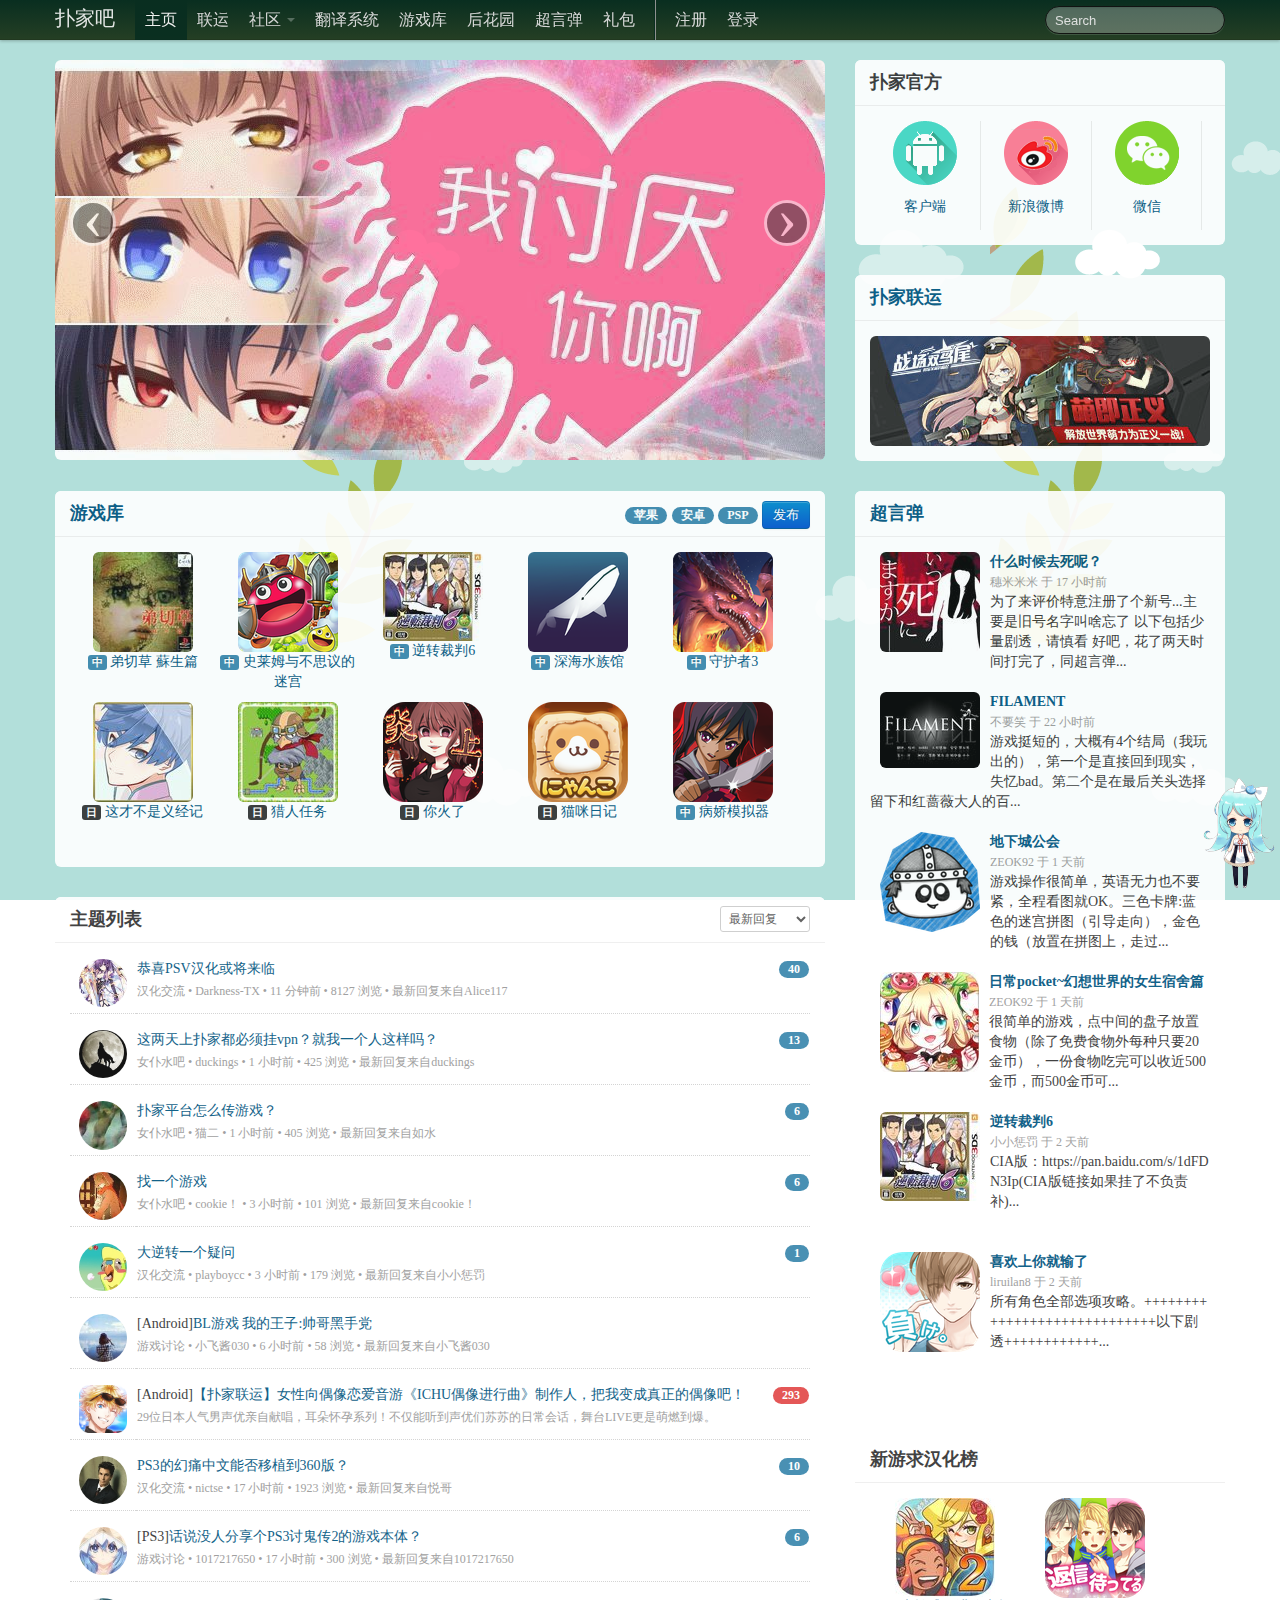
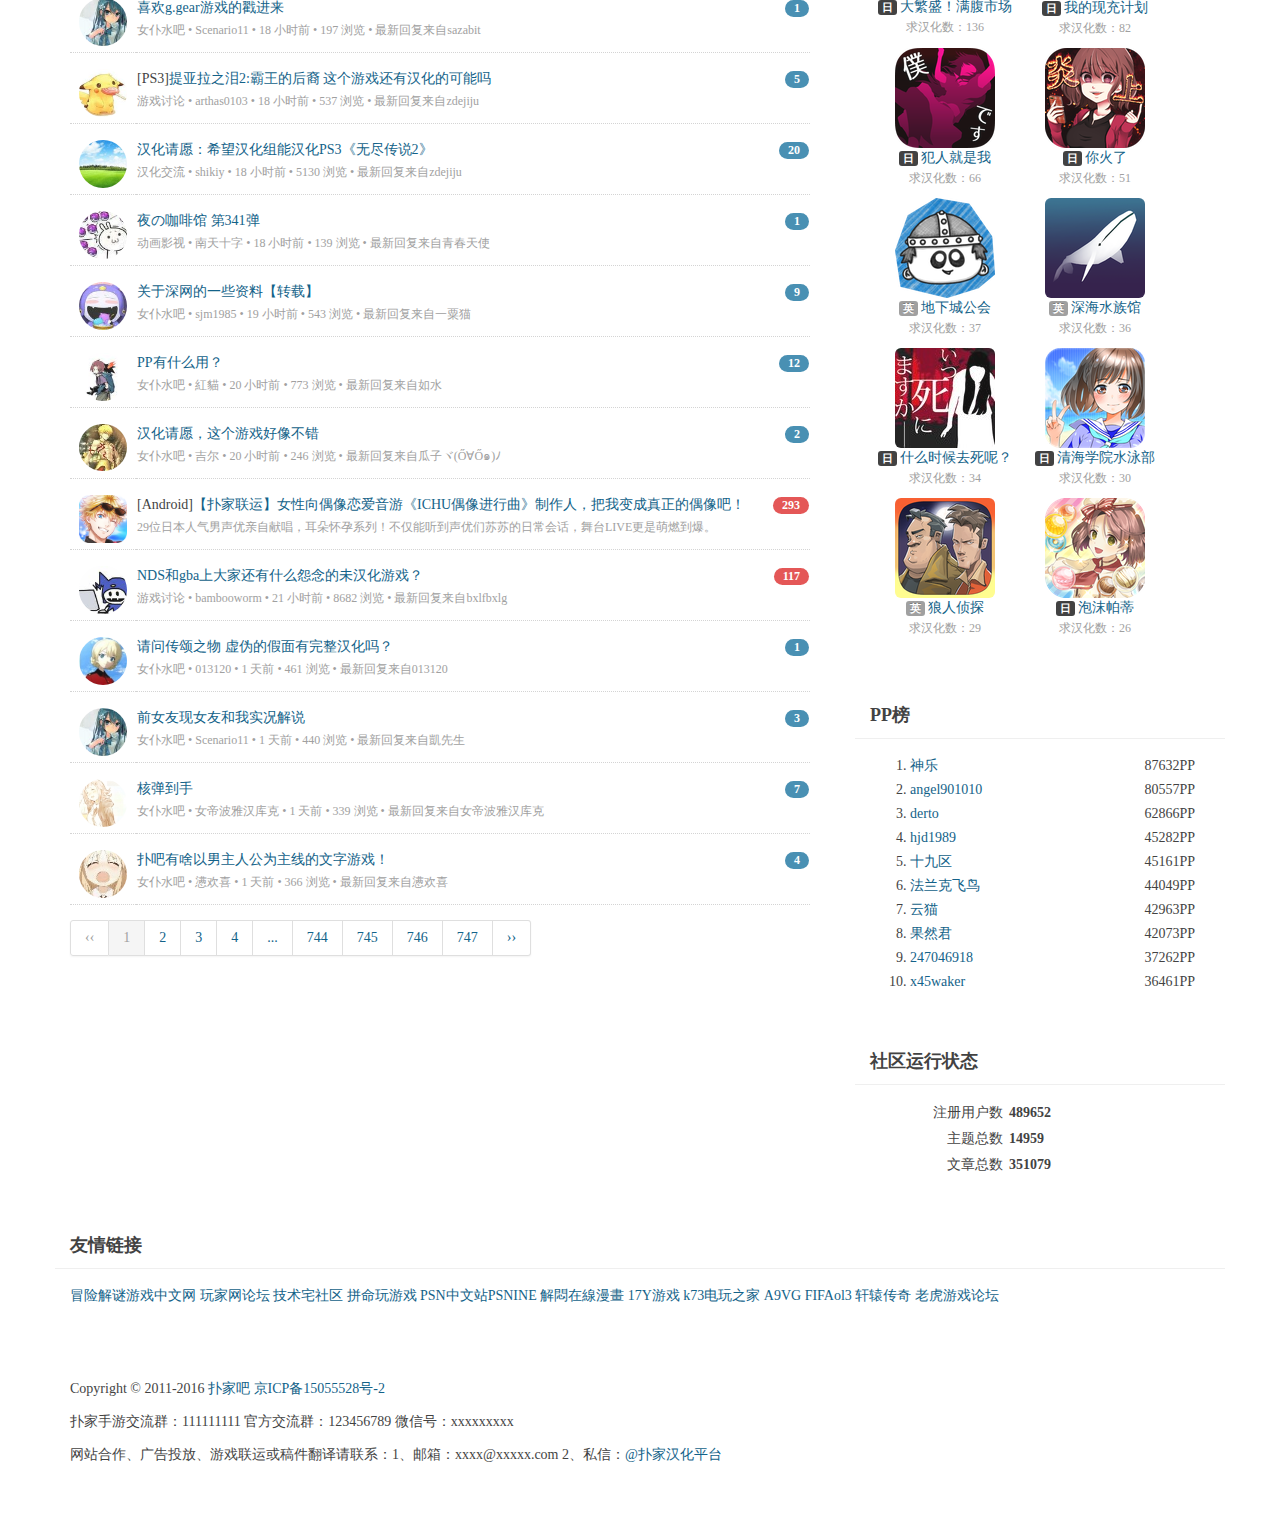
<file: pjb/index.html>
﻿<!DOCTYPE html>
<html>
<head>
  <meta http-equiv="Content-type" content="text/html; charset=utf-8">
  <title>扑家吧_扑家汉化平台_扑家汉化组，游戏玩家交友社区</title>
  <meta name="viewport" content="width=device-width, initial-scale=1.0">
  <meta http-equiv="X-UA-Compatible" content="IE=Edge,chrome=1">
  <meta http-equiv="Cache-Control" content="no-transform"/>
  <meta http-equiv="Cache-Control" content="no-siteapp"/>

  <script type="text/javascript" src="js/jquery-1.7.1.min.js"></script>
  <link href="css/bootstrap.css" rel="stylesheet">

</head>

<body>

<div class="navbar navbar-fixed-top">
  <div class="navbar-inner">
    <div class="container">
      <a class="btn btn-navbar" data-toggle="collapse" data-target=".nav-collapse">
        <span class="icon-bar"></span>
        <span class="icon-bar"></span>
        <span class="icon-bar"></span>
      </a>
      <a class="brand" href="/">扑家吧</a>
      <div class="nav-collapse">
        <ul class="nav">
          <li class="active"><a href="javascript:;">主页</a></li>
          <li><a href="javascript:;">联运</a></li>
          <li class="dropdown">
            <a href="javascript:;" class="dropdown-toggle" data-toggle="dropdown">
              社区
              <b class="caret"></b>
            </a>
            <ul class="dropdown-menu">
              <li>
                <div class="modal-body">

                  <div style="float: left;">
                    <strong>汉化角</strong><br/>
                    <div style="float: left;">
                      <a href="javascript:;"><span class="badge badge-info">汉化交流</span></a>
                      <a href="javascript:;"><span class="badge badge-info">汉化速报</span></a>
                    </div>
                  </div>

                  <div style="float: left;">
                    <strong>游戏角</strong><br/>
                    <div style="float: left;">
                      <a href="javascript:;"><span class="badge badge-info">游戏讨论</span></a>
                      <a href="javascript:;"><span class="badge badge-info">游戏速报</span></a>
                    </div>
                  </div>

                  <div style="float: left;">
                    <strong>游戏专区</strong><br/>
                    <div style="float: left;">
                      <a href="javascript:;"><span class="badge badge-info">神威启示录</span></a>
                      <a href="javascript:;"><span class="badge badge-info">偶像梦幻祭</span></a>
                      <a href="javascript:;"><span class="badge badge-info">像素骑士团</span></a>
                    </div>
                  </div>

                  <div style="float: left;">
                    <strong>娱乐角</strong><br/>
                    <div style="float: left;">
                      <a href="javascript:;"><span class="badge badge-info">庭院售物</span></a>
                      <a href="javascript:;"><span class="badge badge-info">女仆水吧</span></a>
                      <a href="javascript:;"><span class="badge badge-info">动画影视</span></a>
                    </div>
                  </div>

                  <div style="float: left;">
                    <strong>管理角</strong><br/>
                    <div style="float: left;">
                      <a href="javascript:;"><span class="badge badge-info">管理建议</span></a>
                      <a href="javascript:;"><span class="badge badge-info">吧内公告</span></a>
                    </div>
                  </div>

                </div>
              </li>
            </ul>
          </li>
          <li><a href="http://projects.pujia8.com/">翻译系统</a></li>
          <li><a href="javascript:;">游戏库</a></li>
          <li><a href="javascript:;">后花园</a></li>
          <li><a href="javascript:;">超言弹</a></li>
          <li><a href="javascript:;">礼包</a></li>
          <li class="divider-vertical"></li>

          <li><a href="javascript:;">注册</a></li>
          <li><a href="javascript:;">登录</a></li>

        </ul>

        <ul class="nav pull-right">
          <li>
            <form class="navbar-search pull-left" method="get">
              <input type="text" class="search-query span2" placeholder="Search" name="w">
            </form>
          </li>
        </ul>
      </div>
    </div>
  </div>
</div>

<div id="container" class="container">
  <div class="row">
    <div class="span12">

      <div class="row">
        <div class="span8">
          <div id="myCarousel" class="carousel slide">
            <div class="carousel-inner">
              <div class="item active">
                <a href="javascript:;">
                  <img src="images/20160726170751_42.jpg" alt="我讨厌你啊！">
                </a>
              </div>

              <div class="item">
                <a href="javascript:;">
                  <img src="images/20160715145256_36.jpg" alt="喜欢上你就输了">
                </a>
              </div>

              <div class="item">
                <a href="javascript:;">
                  <img src="images/20160708104333_77.jpg" alt="ICHU偶像进行曲">
                </a>
              </div>

              <div class="item">
                <a href="javascript:;">
                  <img src="images/20160607105721_35.jpg" alt="战场双马尾">
                </a>
              </div>

              <div class="item">
                <a href="javascript:;">
                  <img src="images/20160601102437_59.jpg" alt="第二次机器人大战OG">
                </a>
              </div>

              <div class="item">
                <a href="javascript:;">
                  <img src="images/20160530161508_15.jpg" alt="拟人罐头">
                </a>
              </div>
            </div>
            <a class="left carousel-control" href="#myCarousel" data-slide="prev">‹</a>
            <a class="right carousel-control" href="#myCarousel" data-slide="next">›</a>
          </div>
        </div>
        <div class="span4">
          <div class="modal modal-fix" id="pujia_good">
            <div class="modal-header">
              <h3>扑家官方

              </h3>
            </div>
            <div class="modal-body">
              <div class="dl-good-list clearfix">
                <div class="good-first">
                  <a href="javascript:;" title="安卓客户端" class="good-link"><img src="images/android_app.png"
                                                                              alt="安卓客户端"><span>客户端</span>
                  </a>
                </div>
                <div>
                  <a href="javascript:;" title="新浪微博" class="good-link"><img src="images/sina_weibo.png"
                                                                             alt="新浪微博"><span>新浪微博</span>
                  </a>
                </div>
                <div class="good-last">
                  <a href="javascript:;" class="good-link" rel="popover" data-placement="left"
                     data-content="扑家微信号：xxxxx" data-original-title="关注"><img src="images/tx_weixin.png" alt="微信"><span>微信</span>
                  </a>
                </div>
              </div>
            </div>
          </div>


          <div class="modal modal-fix">
            <div class="modal-header">
              <h3><a href="javascript:;">扑家联运</a></h3>
            </div>
            <div class="modal-body">
              <a title="战场双马尾" href="javascript:;"><img src="images/20160607105538_66.jpg" alt="战场双马尾"></a>
            </div>
          </div>
        </div>
      </div>

      <div class="row">
        <div class="span8">
          <div class="modal modal-fix">
            <div class="modal-header">
              <h3><a href="javascript:;">游戏库</a><span class="pull-right">
                                <a href="javascript:;"><span class="badge badge-info">苹果</span></a>
                                <a href="javascript:;"><span class="badge badge-info">安卓</span></a>
                                <a href="javascript:;"><span class="badge badge-info">PSP</span></a>
                                <button class="btn btn-primary dropdown-toggle"
                                        data-toggle="dropdown">发布</button></span></h3>
            </div>
            <div class="modal-body">

              <div class="game_list">
                <a title="弟切草 蘇生篇中文汉化版发布" href="javascript:;"><img height="100px"
                                                                   src="images/20160807165549_87.jpg.100x100_q85.jpg"
                                                                   alt="弟切草 蘇生篇"></a><br>
                <span class="label label-info">中</span> <a title="弟切草 蘇生篇中文汉化版发布" href="javascript:;">弟切草 蘇生篇</a>
              </div>

              <div class="game_list">
                <a title="史莱姆与不思议的迷宫中文汉化版发布" href="javascript:;"><img height="100px"
                                                                      src="images/20160523100729_50.png.100x100_q85.png"
                                                                      alt="史莱姆与不思议的迷宫"></a><br>
                <span class="label label-info">中</span> <a title="史莱姆与不思议的迷宫中文汉化版发布" href="javascript:;">史莱姆与不思议的迷宫</a>
              </div>

              <div class="game_list">
                <a title="逆转裁判6中文汉化版发布" href="javascript:;"><img height="100px"
                                                                 src="images/20160805170947_15.jpg.100x100_q85.jpg"
                                                                 alt="逆转裁判6"></a><br>
                <span class="label label-info">中</span> <a title="逆转裁判6中文汉化版发布" href="javascript:;">逆转裁判6</a>
              </div>

              <div class="game_list">
                <a title="深海水族馆中文汉化版发布" href="javascript:;"><img height="100px"
                                                                 src="images/20160805161101_75.png.100x100_q85.png"
                                                                 alt="深海水族馆"></a><br>
                <span class="label label-info">中</span> <a title="深海水族馆中文汉化版发布" href="javascript:;">深海水族馆</a>
              </div>

              <div class="game_list">
                <a title="守护者3中文汉化版发布" href="javascript:;"><img height="100px"
                                                                src="images/20160804171358_80.png.100x100_q85.png"
                                                                alt="守护者3"></a><br>
                <span class="label label-info">中</span> <a title="守护者3中文汉化版发布" href="javascript:;">守护者3</a>
              </div>

              <div class="game_list">
                <a title="这才不是义经记日文版发布" href="javascript:;"><img height="100px"
                                                                 src="images/20160804125322_6.png.100x100_q85.jpg"
                                                                 alt="这才不是义经记"></a><br>
                <span class="label label-inverse">日</span> <a title="这才不是义经记日文版发布" href="javascript:;">这才不是义经记</a>
              </div>

              <div class="game_list">
                <a title="猎人任务日文版发布" href="javascript:;"><img height="100px"
                                                              src="images/20160804124920_8.png.100x100_q85.jpg"
                                                              alt="猎人任务"></a><br>
                <span class="label label-inverse">日</span> <a title="猎人任务日文版发布" href="javascript:;">猎人任务</a>
              </div>

              <div class="game_list">
                <a title="你火了日文版发布" href="javascript:;"><img height="100px"
                                                             src="images/20160803121807_89.png.100x100_q85.png"
                                                             alt="你火了"></a><br>
                <span class="label label-inverse">日</span> <a title="你火了日文版发布" href="javascript:;">你火了</a>
              </div>

              <div class="game_list">
                <a title="猫咪日记日文版发布" href="javascript:;"><img height="100px"
                                                              src="images/20160803111430_80.png.100x100_q85.png"
                                                              alt="猫咪日记"></a><br>
                <span class="label label-inverse">日</span> <a title="猫咪日记日文版发布" href="javascript:;">猫咪日记</a>
              </div>

              <div class="game_list">
                <a title="病娇模拟器中文汉化版发布" href="javascript:;"><img height="100px"
                                                                 src="images/20160802175306_4.png.100x100_q85.png"
                                                                 alt="病娇模拟器"></a><br>
                <span class="label label-info">中</span> <a title="病娇模拟器中文汉化版发布" href="javascript:;">病娇模拟器</a>
              </div>

            </div>
          </div>

          <div class="modal modal-fix">
            <div class="modal-header">
              <h3>主题列表
                <span id="forum_order_by" class="pull-right">
                                    <select id="id_order_by" name="order_by"
                                            style="font-size: 12px; width: 90px; height: 26px">
                                        <option value="-last_reply_on">最新回复</option>
                                        <option value="-created_on">最新主题</option>
                                    </select>
                                </span>
              </h3>
            </div>
            <div id="topics_list" class="modal-body" style="overflow:scroll;overflow-x:hidden;overflow-y:hidden">
              <table class="post">
                <tbody>
                <tr>
                  <td width="64" valign="top" style="text-align: center">
                    <a class="dark" href="javascript:;"><img class="avatar" src="images/20151204182130_46.jpg"
                                                             alt="Darkness-TX" width="48" height="48"></a>
                  </td>
                  <td width="auto" valign="top">
                    <div valign="center" class="pull-right">
                      <a href="javascript:;"><span class="badge badge-info">40</span></a>
                    </div>
                    <span>
                                            <a href="javascript:;">恭喜PSV汉化或将来临</a>
                                            <p><small>
                                                <a href="javascript:;">汉化交流</a> &bull;
                                              <a href="javascript:;">Darkness-TX</a> &bull;
                                              11 分钟前 &bull;
                                              8127 浏览 &bull;
                                              最新回复来自Alice117
                                            </small></p>
                                        </span>
                  </td>
                </tr>
                </tbody>
              </table>

              <table class="post">
                <tbody>
                <tr>
                  <td width="64" valign="top" style="text-align: center">
                    <a class="dark" href="javascript:;"><img class="avatar" src="images/20140405194901_12.jpg"
                                                             alt="duckings" width="48" height="48"></a>
                  </td>
                  <td width="auto" valign="top">
                    <div valign="center" class="pull-right">
                      <a href="javascript:;"><span class="badge badge-info">13</span></a>
                    </div>
                    <span>
                                            <a href="javascript:;">这两天上扑家都必须挂vpn？就我一个人这样吗？</a>
                                            <p><small>
                                                <a href="javascript:;">女仆水吧</a> &bull;
                                              <a href="javascript:;">duckings</a> &bull;
                                              1 小时前 &bull;
                                              425 浏览 &bull;
                                              最新回复来自duckings
                                            </small></p>
                                        </span>
                  </td>
                </tr>
                </tbody>
              </table>

              <table class="post">
                <tbody>
                <tr>
                  <td width="64" valign="top" style="text-align: center">
                    <a class="dark" href="javascript:;"><img class="avatar" src="images/20150507015938_41.jpg" alt="猫二"
                                                             width="48" height="48"></a>
                  </td>
                  <td width="auto" valign="top">
                    <div valign="center" class="pull-right">
                      <a href="javascript:;"><span class="badge badge-info">6</span></a>
                    </div>
                    <span>
                                            <a href="/topic/18671/">扑家平台怎么传游戏？</a>
                                            <p><small>
                                                <a href="/forum/water/">女仆水吧</a> &bull;
                                              <a href="/user/426542/">猫二</a> &bull;
                                              1 小时前 &bull;
                                              405 浏览 &bull;
                                              最新回复来自如水
                                            </small></p>
                                        </span>
                  </td>
                </tr>
                </tbody>
              </table>

              <table class="post">
                <tbody>
                <tr>
                  <td width="64" valign="top" style="text-align: center">
                    <a class="dark" href="javascript:;"><img class="avatar" src="images/20151122125523_70.jpg"
                                                             alt="cookie！" width="48" height="48"></a>
                  </td>
                  <td width="auto" valign="top">
                    <div valign="center" class="pull-right">
                      <a href="javascript:;"><span class="badge badge-info">6</span></a>
                    </div>
                    <span>
                                            <a href="javascript:;">找一个游戏</a>
                                            <p><small>
                                                <a href="javascript:;">女仆水吧</a> &bull;
                                              <a href="javascript:;">cookie！</a> &bull;
                                              3 小时前 &bull;
                                              101 浏览 &bull;
                                              最新回复来自cookie！
                                            </small></p>
                                        </span>
                  </td>
                </tr>
                </tbody>
              </table>

              <table class="post">
                <tbody>
                <tr>
                  <td width="64" valign="top" style="text-align: center">
                    <a class="dark" href="javascript:;"><img class="avatar" src="images/20140305214552_93.jpg"
                                                             alt="playboycc" width="48" height="48"></a>
                  </td>
                  <td width="auto" valign="top">
                    <div valign="center" class="pull-right">
                      <a href="javascript:;"><span class="badge badge-info">1</span></a>
                    </div>
                    <span>
                                            <a href="javascript:;">大逆转一个疑问</a>
                                            <p><small>
                                                <a href="javascript:;">汉化交流</a> &bull;
                                              <a href="javascript:;">playboycc</a> &bull;
                                              3 小时前 &bull;
                                              179 浏览 &bull;
                                              最新回复来自小小惩罚
                                            </small></p>
                                        </span>
                  </td>
                </tr>
                </tbody>
              </table>

              <table class="post">
                <tbody>
                <tr>
                  <td width="64" valign="top" style="text-align: center">
                    <a class="dark" href="javascript:;"><img class="avatar" src="images/20160807072448_55.jpg"
                                                             alt="小飞酱030" width="48" height="48"></a>
                  </td>
                  <td width="auto" valign="top">
                                        <span>
                                            [Android]<a href="javascript:;">BL游戏 我的王子:帅哥黑手党</a>
                                            <p><small>
                                                <a href="javascript:;">游戏讨论</a> &bull;
                                              <a href="javascript:;">小飞酱030</a> &bull;
                                              6 小时前 &bull;
                                              58 浏览 &bull;
                                              最新回复来自小飞酱030
                                            </small></p>
                                        </span>
                  </td>
                </tr>
                </tbody>
              </table>

              <table class="post">
                <tbody>
                <tr>
                  <td width="64" valign="top" style="text-align: center">
                    <a href="javascript:;"><img src="images/20160708105559_15.png.130x130_q85.png" alt="偶像进行曲"
                                                width="48" height="48"></a>
                  </td>
                  <td width="auto" valign="top">
                    <div valign="center" class="pull-right">
                      <a href="javascript:;"><span class="badge  badge-hot">293</span></a>
                    </div>
                    <span>
                                            [Android]<a
                      href="javascript:;">【扑家联运】女性向偶像恋爱音游《ICHU偶像进行曲》制作人，把我变成真正的偶像吧！</a>
                                            <p><small>
                                                   29位日本人气男声优亲自献唱，耳朵怀孕系列！不仅能听到声优们苏苏的日常会话，舞台LIVE更是萌燃到爆。
                                            </small></p>
                                        </span>
                  </td>
                </tr>
                </tbody>
              </table>

              <table class="post">
                <tbody>
                <tr>
                  <td width="64" valign="top" style="text-align: center">
                    <a class="dark" href="javascript:;"><img class="avatar" src="images/20130820200035_44.jpg"
                                                             alt="nictse" width="48" height="48"></a>
                  </td>
                  <td width="auto" valign="top">
                    <div valign="center" class="pull-right">
                      <a href="javascript:;"><span class="badge badge-info">10</span></a>
                    </div>
                    <span>
                                            <a href="javascript:;">PS3的幻痛中文能否移植到360版？</a>
                                            <p><small>
                                                <a href="javascript:;">汉化交流</a> &bull;
                                              <a href="javascript:;">nictse</a> &bull;
                                              17 小时前 &bull;
                                              1923 浏览 &bull;
                                              最新回复来自悦哥
                                            </small></p>
                                        </span>
                  </td>
                </tr>
                </tbody>
              </table>

              <table class="post">
                <tbody>
                <tr>
                  <td width="64" valign="top" style="text-align: center">
                    <a class="dark" href="javascript:;"><img class="avatar" src="images/20141028181101_78.jpg"
                                                             alt="1017217650" width="48" height="48"></a>
                  </td>
                  <td width="auto" valign="top">
                    <div valign="center" class="pull-right">
                      <a href="javascript:;"><span class="badge badge-info">6</span></a>
                    </div>
                    <span>
                                            [PS3]<a href="javascript:;">话说没人分享个PS3讨鬼传2的游戏本体？</a>
                                            <p><small>
                                                <a href="javascript:;">游戏讨论</a> &bull;
                                              <a href="javascript:;">1017217650</a> &bull;
                                              17 小时前 &bull;
                                              300 浏览 &bull;
                                              最新回复来自1017217650
                                            </small></p>
                                        </span>
                  </td>
                </tr>
                </tbody>
              </table>

              <table class="post">
                <tbody>
                <tr>
                  <td width="64" valign="top" style="text-align: center">
                    <a class="dark" href="javascript:;"><img class="avatar" src="images/20140622163829_43.jpg"
                                                             alt="Scenario11" width="48" height="48"></a>
                  </td>
                  <td width="auto" valign="top">
                    <div valign="center" class="pull-right">
                      <a href="javascript:;"><span class="badge badge-info">1</span></a>
                    </div>
                    <span>
                                            <a href="javascript:;">喜欢g.gear游戏的戳进来</a>
                                            <p><small>
                                                <a href="javascript:;">女仆水吧</a> &bull;
                                              <a href="javascript:;">Scenario11</a> &bull;
                                              18 小时前 &bull;
                                              197 浏览 &bull;
                                              最新回复来自sazabit
                                            </small></p>
                                        </span>
                  </td>
                </tr>
                </tbody>
              </table>

              <table class="post">
                <tbody>
                <tr>
                  <td width="64" valign="top" style="text-align: center">
                    <a class="dark" href="javascript:;"><img class="avatar" src="images/20160220214342_65.jpg"
                                                             alt="arthas0103" width="48" height="48"></a>
                  </td>
                  <td width="auto" valign="top">
                    <div valign="center" class="pull-right">
                      <a href="javascript:;"><span class="badge badge-info">5</span></a>
                    </div>
                    <span>
                                            [PS3]<a href="javascript:;">提亚拉之泪2:霸王的后裔 这个游戏还有汉化的可能吗</a>
                                            <p><small>
                                                <a href="javascript:;">游戏讨论</a> &bull;
                                              <a href="javascript:;">arthas0103</a> &bull;
                                              18 小时前 &bull;
                                              537 浏览 &bull;
                                              最新回复来自zdejiju
                                            </small></p>
                                        </span>
                  </td>
                </tr>
                </tbody>
              </table>

              <table class="post">
                <tbody>
                <tr>
                  <td width="64" valign="top" style="text-align: center">
                    <a class="dark" href="javascript:;"><img class="avatar" src="images/20160116161114_25.jpg"
                                                             alt="shikiy" width="48" height="48"></a>
                  </td>
                  <td width="auto" valign="top">
                    <div valign="center" class="pull-right">
                      <a href="javascript:;"><span class="badge badge-info">20</span></a>
                    </div>
                    <span>
                                            <a href="javascript:;">汉化请愿：希望汉化组能汉化PS3《无尽传说2》</a>
                                            <p><small>
                                                <a href="javascript:;">汉化交流</a> &bull;
                                              <a href="javascript:;">shikiy</a> &bull;
                                              18 小时前 &bull;
                                              5130 浏览 &bull;
                                              最新回复来自zdejiju
                                            </small></p>
                                        </span>
                  </td>
                </tr>
                </tbody>
              </table>

              <table class="post">
                <tbody>
                <tr>
                  <td width="64" valign="top" style="text-align: center">
                    <a class="dark" href="javascript:;"><img class="avatar" src="images/20150206134805_54.jpg"
                                                             alt="南天十字" width="48" height="48"></a>
                  </td>
                  <td width="auto" valign="top">
                    <div valign="center" class="pull-right">
                      <a href="javascript:;"><span class="badge badge-info">1</span></a>
                    </div>
                    <span>
                                            <a href="javascript:;">夜の咖啡馆 第341弹</a>
                                            <p><small>
                                                <a href="javascript:;">动画影视</a> &bull;
                                              <a href="javascript:;">南天十字</a> &bull;
                                              18 小时前 &bull;
                                              139 浏览 &bull;
                                              最新回复来自青春天使
                                            </small></p>
                                        </span>
                  </td>
                </tr>
                </tbody>
              </table>

              <table class="post">
                <tbody>
                <tr>
                  <td width="64" valign="top" style="text-align: center">
                    <a class="dark" href="javascript:;"><img class="avatar" src="images/20140902182501_61.jpg"
                                                             alt="sjm1985" width="48" height="48"></a>
                  </td>
                  <td width="auto" valign="top">
                    <div valign="center" class="pull-right">
                      <a href="javascript:;"><span class="badge badge-info">9</span></a>
                    </div>
                    <span>
                                            <a href="javascript:;">关于深网的一些资料【转载】</a>
                                            <p><small>
                                                <a href="javascript:;">女仆水吧</a> &bull;
                                              <a href="javascript:;">sjm1985</a> &bull;
                                              19 小时前 &bull;
                                              543 浏览 &bull;
                                              最新回复来自一粟猫
                                            </small></p>
                                        </span>
                  </td>
                </tr>
                </tbody>
              </table>

              <table class="post">
                <tbody>
                <tr>
                  <td width="64" valign="top" style="text-align: center">
                    <a class="dark" href="javascript:;"><img class="avatar" src="images/20150422163349_97.jpg" alt="紅貓"
                                                             width="48" height="48"></a>
                  </td>
                  <td width="auto" valign="top">
                    <div valign="center" class="pull-right">
                      <a href="javascript:;"><span class="badge badge-info">12</span></a>
                    </div>
                    <span>
                                            <a href="javascript:;">PP有什么用？</a>
                                            <p><small>
                                                <a href="javascript:;">女仆水吧</a> &bull;
                                              <a href="javascript:;">紅貓</a> &bull;
                                              20 小时前 &bull;
                                              773 浏览 &bull;
                                              最新回复来自如水
                                            </small></p>
                                        </span>
                  </td>
                </tr>
                </tbody>
              </table>

              <table class="post">
                <tbody>
                <tr>
                  <td width="64" valign="top" style="text-align: center">
                    <a class="dark" href="javascript:;"><img class="avatar" src="images/20151001105122_15.jpg" alt="吉尔"
                                                             width="48" height="48"></a>
                  </td>
                  <td width="auto" valign="top">
                    <div valign="center" class="pull-right">
                      <a href="javascript:;"><span class="badge badge-info">2</span></a>
                    </div>
                    <span>
                                            <a href="javascript:;">汉化请愿，这个游戏好像不错</a>
                                            <p><small>
                                                <a href="javascript:;">女仆水吧</a> &bull;
                                              <a href="javascript:;">吉尔</a> &bull;
                                              20 小时前 &bull;
                                              246 浏览 &bull;
                                              最新回复来自瓜子ヾ(Ő∀Ő๑)ﾉ
                                            </small></p>
                                        </span>
                  </td>
                </tr>
                </tbody>
              </table>

              <table class="post">
                <tbody>
                <tr>
                  <td width="64" valign="top" style="text-align: center">
                    <a href="javascript:;"><img src="images/20160708105559_15.png.130x130_q85.png" alt="偶像进行曲"
                                                width="48" height="48"></a>
                  </td>
                  <td width="auto" valign="top">
                    <div valign="center" class="pull-right">
                      <a href="javascript:;"><span class="badge  badge-hot">293</span></a>
                    </div>
                    <span>
                                            [Android]<a
                      href="javascript:;">【扑家联运】女性向偶像恋爱音游《ICHU偶像进行曲》制作人，把我变成真正的偶像吧！</a>
                                            <p><small>
                                                   29位日本人气男声优亲自献唱，耳朵怀孕系列！不仅能听到声优们苏苏的日常会话，舞台LIVE更是萌燃到爆。
                                            </small></p>
                                        </span>
                  </td>
                </tr>
                </tbody>
              </table>

              <table class="post">
                <tbody>
                <tr>
                  <td width="64" valign="top" style="text-align: center">
                    <a class="dark" href="javascript:;"><img class="avatar" src="images/20150601160748_47.jpg"
                                                             alt="bambooworm" width="48" height="48"></a>
                  </td>
                  <td width="auto" valign="top">
                    <div valign="center" class="pull-right">
                      <a href="javascript:;"><span class="badge badge-hot">117</span></a>
                    </div>
                    <span>
                                            <a href="javascript:;">NDS和gba上大家还有什么怨念的未汉化游戏？</a>
                                            <p><small>
                                                <a href="javascript:;">游戏讨论</a> &bull;
                                              <a href="javascript:;">bambooworm</a> &bull;
                                              21 小时前 &bull;
                                              8682 浏览 &bull;
                                              最新回复来自bxlfbxlg
                                            </small></p>
                                        </span>
                  </td>
                </tr>
                </tbody>
              </table>

              <table class="post">
                <tbody>
                <tr>
                  <td width="64" valign="top" style="text-align: center">
                    <a class="dark" href="javascript:;"><img class="avatar" src="images/20130821204553_33.jpg"
                                                             alt="013120" width="48" height="48"></a>
                  </td>
                  <td width="auto" valign="top">
                    <div valign="center" class="pull-right">
                      <a href="javascript:;"><span class="badge badge-info">1</span></a>
                    </div>
                    <span>
                                            <a href="javascript:;">请问传颂之物 虚伪的假面有完整汉化吗？</a>
                                            <p><small>
                                                <a href="javascript:;">女仆水吧</a> &bull;
                                              <a href="javascript:;">013120</a> &bull;
                                              1 天前 &bull;
                                              461 浏览 &bull;
                                              最新回复来自013120
                                            </small></p>
                                        </span>
                  </td>
                </tr>
                </tbody>
              </table>

              <table class="post">
                <tbody>
                <tr>
                  <td width="64" valign="top" style="text-align: center">
                    <a class="dark" href="javascript:;"><img class="avatar" src="images/20140622163829_43.jpg"
                                                             alt="Scenario11" width="48" height="48"></a>
                  </td>
                  <td width="auto" valign="top">
                    <div valign="center" class="pull-right">
                      <a href="javascript:;"><span class="badge badge-info">3</span></a>
                    </div>
                    <span>
                                            <a href="javascript:;">前女友现女友和我实况解说</a>
                                            <p><small>
                                                <a href="javascript:;">女仆水吧</a> &bull;
                                              <a href="javascript:;">Scenario11</a> &bull;
                                              1 天前 &bull;
                                              440 浏览 &bull;
                                              最新回复来自凱先生
                                            </small></p>
                                        </span>
                  </td>
                </tr>
                </tbody>
              </table>

              <table class="post">
                <tbody>
                <tr>
                  <td width="64" valign="top" style="text-align: center">
                    <a class="dark" href="javascript:;"><img class="avatar" src="images/20130612163500_77.jpg"
                                                             alt="女帝波雅汉库克" width="48" height="48"></a>
                  </td>
                  <td width="auto" valign="top">
                    <div valign="center" class="pull-right">
                      <a href="javascript:;"><span class="badge badge-info">7</span></a>
                    </div>
                    <span>
                                            <a href="javascript:;">核弹到手 </a>
                                            <p><small>
                                                <a href="javascript:;">女仆水吧</a> &bull;
                                              <a href="javascript:;">女帝波雅汉库克</a> &bull;
                                              1 天前 &bull;
                                              339 浏览 &bull;
                                              最新回复来自女帝波雅汉库克
                                            </small></p>
                                        </span>
                  </td>
                </tr>
                </tbody>
              </table>

              <table class="post">
                <tbody>
                <tr>
                  <td width="64" valign="top" style="text-align: center">
                    <a class="dark" href="javascript:;"><img class="avatar" src="images/20160804125917_89.jpg" alt="懑欢喜"
                                                             width="48" height="48"></a>
                  </td>
                  <td width="auto" valign="top">
                    <div valign="center" class="pull-right">
                      <a href="javascript:;"><span class="badge badge-info">4</span></a>
                    </div>
                    <span>
                                            <a href="javascript:;">扑吧有啥以男主人公为主线的文字游戏！</a>
                                            <p><small>
                                                <a href="javascript:;">女仆水吧</a> &bull;
                                              <a href="javascript:;">懑欢喜</a> &bull;
                                              1 天前 &bull;
                                              366 浏览 &bull;
                                              最新回复来自懑欢喜
                                            </small></p>
                                        </span>
                  </td>
                </tr>
                </tbody>
              </table>

              <div class="pagination">
                <ul>
                  <li class="disabled"><a href="comments">&lsaquo;&lsaquo; </a></li>

                  <li class="active"><a href="comments">1</a></li>
                  <li><a href="?page=2#comments">2</a></li>
                  <li><a href="?page=3#comments">3</a></li>
                  <li><a href="?page=4#comments">4</a></li>

                  <li><a href="#comments">...</a></li>

                  <li><a href="?page=744#comments">744</a></li>
                  <li><a href="?page=745#comments">745</a></li>
                  <li><a href="?page=746#comments">746</a></li>
                  <li><a href="?page=747#comments">747</a></li>

                  <li class="next-posts"><a href="?page=2#comments"> &rsaquo;&rsaquo;</a></li>
                </ul>
              </div>

            </div>
          </div>
        </div>

        <div class="span4">

          <div class="modal modal-fix">
            <div class="modal-header">
              <h3><a href="javascript:;">超言弹</a></h3>
            </div>
            <div class="modal-body">
              <div id="c183475" class="super_comment">
                <div class="game_img">
                  <img height="100px" src="images/20160801121653_36.png.100x100_q85.jpg" alt="什么时候去死呢？">
                </div>
                <div class="comment_info">
                  <div class="comment_head">
                    <div class="game_title"><a title="什么时候去死呢？中文汉化版发布" href="javascript:;"><strong>什么时候去死呢？</strong></a>
                    </div>
                  </div>

                  <div class="comment_time">
                    <small>穗米米米 于 17 小时前</small>
                  </div>
                  <div class="comment_content">
                    为了来评价特意注册了个新号...主要是旧号名字叫啥忘了
                    以下包括少量剧透，请慎看
                    好吧，花了两天时间打完了，同超言弹...
                  </div>
                </div>
              </div>

              <div id="c183432" class="super_comment">
                <div class="game_img">
                  <img height="100px" src="images/20160622105716_30.png.100x100_q85.jpg" alt="FILAMENT">
                </div>
                <div class="comment_info">
                  <div class="comment_head">
                    <div class="game_title"><a title="FILAMENT中文汉化版发布" href="javascript:;"><strong>FILAMENT</strong></a>
                    </div>
                  </div>
                  <div class="comment_time">
                    <small>不要笑 于 22 小时前</small>
                  </div>
                  <div class="comment_content">游戏挺短的，大概有4个结局（我玩出的），第一个是直接回到现实，失忆bad。第二个是在最后关头选择留下和红蔷薇大人的百...</div>
                </div>
              </div>

              <div id="c183206" class="super_comment">
                <div class="game_img">
                  <img height="100px" src="images/20160727143129_66.png.100x100_q85.png" alt="地下城公会">
                </div>
                <div class="comment_info">
                  <div class="comment_head">
                    <div class="game_title"><a title="地下城公会中文汉化版发布" href="javascript:;"><strong>地下城公会</strong></a></div>
                  </div>
                  <div class="comment_time">
                    <small>ZEOK92 于 1 天前</small>
                  </div>
                  <div class="comment_content">游戏操作很简单，英语无力也不要紧，全程看图就OK。三色卡牌:蓝色的迷宫拼图（引导走向），金色的钱（放置在拼图上，走过...</div>
                </div>
              </div>

              <div id="c183203" class="super_comment">
                <div class="game_img">
                  <img height="100px" src="images/20160802131011_64.png.100x100_q85.jpg" alt="日常pocket~幻想世界的女生宿舍篇">
                </div>
                <div class="comment_info">
                  <div class="comment_head">
                    <div class="game_title"><a title="日常pocket~幻想世界的女生宿舍篇中文汉化版发布" href="javascript:;"><strong>日常pocket~幻想世界的女生宿舍篇</strong></a>
                    </div>
                  </div>

                  <div class="comment_time">
                    <small>ZEOK92 于 1 天前</small>
                  </div>
                  <div class="comment_content">很简单的游戏，点中间的盘子放置食物（除了免费食物外每种只要20金币），一份食物吃完可以收近500金币，而500金币可...</div>
                </div>
              </div>

              <div id="c183193" class="super_comment">
                <div class="game_img">
                  <img height="100px" src="images/20160805170947_15.jpg.100x100_q85.jpg" alt="逆转裁判6">
                </div>
                <div class="comment_info">
                  <div class="comment_head">
                    <div class="game_title"><a title="逆转裁判6中文汉化版发布" href="javascript:;"><strong>逆转裁判6</strong></a></div>
                  </div>

                  <div class="comment_time">
                    <small>小小惩罚 于 2 天前</small>
                  </div>
                  <div class="comment_content">CIA版：https://pan.baidu.com/s/1dFDN3Ip(CIA版链接如果挂了不负责补)...</div>
                </div>
              </div>

              <div id="c183128" class="super_comment">
                <div class="game_img">
                  <img height="100px" src="images/20160608112756_67.png.100x100_q85.png" alt="喜欢上你就输了">
                </div>
                <div class="comment_info">
                  <div class="comment_head">
                    <div class="game_title"><a title="喜欢上你就输了中文汉化版发布" href="javascript:;"><strong>喜欢上你就输了</strong></a>
                    </div>
                  </div>

                  <div class="comment_time">
                    <small>liruilan8 于 2 天前</small>
                  </div>
                  <div class="comment_content">所有角色全部选项攻略。+++++++++++++++++++++++++++++以下剧透++++++++++++...</div>
                </div>
              </div>

            </div>
          </div>

          <div class="modal modal-fix">
            <div class="modal-header">
              <h3>新游求汉化榜</h3>
            </div>
            <div class="modal-body">

              <div class="game_list_sidebar">
                <a title="大繁盛！满腹市场2日文版发布" href="javascript:;"><img height="100px"
                                                                   src="images/20160708095807_79.png.100x100_q85.jpg"
                                                                   alt="大繁盛！满腹市场2"></a><br>
                <span class="label label-inverse">日</span> <a title="大繁盛！满腹市场2日文版发布"
                                                              href="javascript:;">大繁盛！满腹市场</a><br>
                <small>求汉化数：136</small>
              </div>

              <div class="game_list_sidebar">
                <a title="我的现充计划日文版发布" href="javascript:;"><img height="100px"
                                                                src="images/20160725114716_11.png.100x100_q85.png"
                                                                alt="我的现充计划"></a><br>
                <span class="label label-inverse">日</span> <a title="我的现充计划日文版发布" href="javascript:;">我的现充计划</a><br>
                <small>求汉化数：82</small>
              </div>

              <div class="game_list_sidebar">
                <a title="犯人就是我日文版发布" href="javascript:;"><img height="100px"
                                                               src="images/20160802115959_80.png.100x100_q85.png"
                                                               alt="犯人就是我"></a><br>
                <span class="label label-inverse">日</span> <a title="犯人就是我日文版发布" href="javascript:;">犯人就是我</a><br>
                <small>求汉化数：66</small>
              </div>

              <div class="game_list_sidebar">
                <a title="你火了日文版发布" href="javascript:;"><img height="100px"
                                                             src="images/20160803121807_89.png.100x100_q85.png"
                                                             alt="你火了"></a><br>
                <span class="label label-inverse">日</span> <a title="你火了日文版发布" href="javascript:;">你火了</a><br>
                <small>求汉化数：51</small>
              </div>

              <div class="game_list_sidebar">
                <a title="地下城公会英文版发布" href="javascript:;"><img height="100px"
                                                               src="images/20160727143129_66.png.100x100_q85.png"
                                                               alt="地下城公会"></a><br>
                <span class="label">英</span> <a title="地下城公会英文版发布" href="javascript:;">地下城公会</a><br>
                <small>求汉化数：37</small>
              </div>

              <div class="game_list_sidebar">
                <a title="深海水族馆英文版发布" href="javascript:;"><img height="100px"
                                                               src="images/20160719120800_36.png.100x100_q85.png"
                                                               alt="深海水族馆"></a><br>
                <span class="label">英</span> <a title="深海水族馆英文版发布" href="javascript:;">深海水族馆</a><br>
                <small>求汉化数：36</small>
              </div>

              <div class="game_list_sidebar">
                <a title="什么时候去死呢？日文版发布" href="javascript:;"><img height="100px"
                                                                  src="images/20160801121653_36.png.100x100_q85.jpg"
                                                                  alt="什么时候去死呢？"></a><br>
                <span class="label label-inverse">日</span> <a title="什么时候去死呢？日文版发布" href="javascript:;">什么时候去死呢？</a><br>
                <small>求汉化数：34</small>
              </div>

              <div class="game_list_sidebar">
                <a title="清海学院水泳部日文版发布" href="javascript:;"><img height="100px"
                                                                 src="images/20160722105953_44.png.100x100_q85.png"
                                                                 alt="清海学院水泳部"></a><br>
                <span class="label label-inverse">日</span> <a title="清海学院水泳部日文版发布" href="javascript:;">清海学院水泳部</a><br>
                <small>求汉化数：30</small>
              </div>

              <div class="game_list_sidebar">
                <a title="狼人侦探英文版发布" href="javascript:;"><img height="100px"
                                                              src="images/20160729113708_76.png.100x100_q85.png"
                                                              alt="狼人侦探"></a><br>
                <span class="label">英</span> <a title="狼人侦探英文版发布" href="javascript:;">狼人侦探</a><br>
                <small>求汉化数：29</small>
              </div>

              <div class="game_list_sidebar">
                <a title="泡沫帕蒂日文版发布" href="javascript:;"><img height="100px"
                                                              src="images/20160711152154_88.png.100x100_q85.png"
                                                              alt="泡沫帕蒂"></a><br>
                <span class="label label-inverse">日</span> <a title="泡沫帕蒂日文版发布" href="javascript:;">泡沫帕蒂</a><br>
                <small>求汉化数：26</small>
              </div>

            </div>
          </div>

          <div class="modal modal-fix">
            <div class="modal-header">
              <h3>PP榜</h3>
            </div>
            <div class="modal-body">
              <ol class="nav-list">

                <li>
                  <a href="javascript:;" title="神乐">神乐</a><span class="pull-right">87632PP</span>
                </li>

                <li>
                  <a href="javascript:;" title="angel901010">angel901010</a><span class="pull-right">80557PP</span>
                </li>

                <li>
                  <a href="javascript:;" title="derto">derto</a><span class="pull-right">62866PP</span>
                </li>

                <li>
                  <a href="javascript:;" title="hjd1989">hjd1989</a><span class="pull-right">45282PP</span>
                </li>

                <li>
                  <a href="javascript:;" title="十九区">十九区</a><span class="pull-right">45161PP</span>
                </li>

                <li>
                  <a href="javascript:;" title="法兰克飞鸟">法兰克飞鸟</a><span class="pull-right">44049PP</span>
                </li>

                <li>
                  <a href="javascript:;" title="云猫">云猫</a><span class="pull-right">42963PP</span>
                </li>

                <li>
                  <a href="javascript:;" title="果然君">果然君</a><span class="pull-right">42073PP</span>
                </li>

                <li>
                  <a href="javascript:;" title="247046918">247046918</a><span class="pull-right">37262PP</span>
                </li>

                <li>
                  <a href="javascript:;" title="x45waker">x45waker</a><span class="pull-right">36461PP</span>
                </li>

              </ol>
            </div>
          </div>

          <div class="modal modal-fix">
            <div class="modal-header">
              <h3>社区运行状态</h3>
            </div>
            <div class="modal-body">
              <table cellpadding="3" cellspacing="0" border="0" width="100%">
                <tbody>
                <tr>
                  <td align="right" width="40%"><span>注册用户数</span></td>
                  <td align="left"><strong>489652</strong></td>
                </tr>
                <tr>
                  <td align="right" width="40%"><span>主题总数</span></td>
                  <td align="left"><strong>14959</strong></td>
                </tr>
                <tr>
                  <td align="right" width="40%"><span>文章总数</span></td>
                  <td align="left"><strong>351079</strong></td>
                </tr>
                </tbody>
              </table>
            </div>
          </div>

        </div>
      </div>

      <div class="row">
        <div class="span12">
          <div class="modal modal-fix">
            <div class="modal-header">
              <h3>友情链接</h3>
            </div>
            <div class="modal-body">
              <p>
                <a href="javascript:;" title="冒险解谜游戏中文网">冒险解谜游戏中文网</a>
                <a href="javascript:;" title="玩家网论坛">玩家网论坛</a>
                <a href="javascript:;" title="技术宅社区">技术宅社区</a>
                <a href="javascript:;" title="拼命玩游戏">拼命玩游戏</a>
                <a href="javascript:;" title="PSN中文站PSNINE">PSN中文站PSNINE</a>
                <a href="javascript:;" title="解悶在線漫畫">解悶在線漫畫</a>
                <a href="javascript:;" title="17Y游戏">17Y游戏</a>
                <a href="javascript:;" title="k73电玩之家">k73电玩之家</a>
                <a href="javascript:;" title="A9VG">A9VG</a>
                <a href="javascript:;" title="FIFAol3">FIFAol3</a>
                <a href="javascript:;" title="轩辕传奇">轩辕传奇</a>
                <a href="javascript:;" title="老虎游戏论坛">老虎游戏论坛</a>
              </p>
            </div>
          </div>
        </div>
      </div>


    </div>
  </div>
  <div id="footer" class="row">
    <div class="span12">
      <div class="modal modal-fix">
        <div class="modal-body">

          <p>Copyright &copy; 2011-2016 <a href="/">扑家吧</a> <a href="javascript:;" rel="nofollow">京ICP备15055528号-2</a>
          </p>
          <p>扑家手游交流群：111111111 官方交流群：123456789 微信号：xxxxxxxxx</p>
          <p>网站合作、广告投放、游戏联运或稿件翻译请联系：1、邮箱：xxxx@xxxxx.com 2、私信：<a href="javascript:;">@扑家汉化平台</a></p>
        </div>
      </div>
    </div>
  </div>
</div>

<div id="puji_play"></div>

<p id="yajirushi">
  <a href="#">
    <img id="top_img" class="top_img" src="images/top.png" alt="top" onMouseMove="a()" onMouseOut="b()">
  </a>
</p>


<script type="text/javascript" src="js/bootstrap.js"></script>
</body>
</html>
</file>
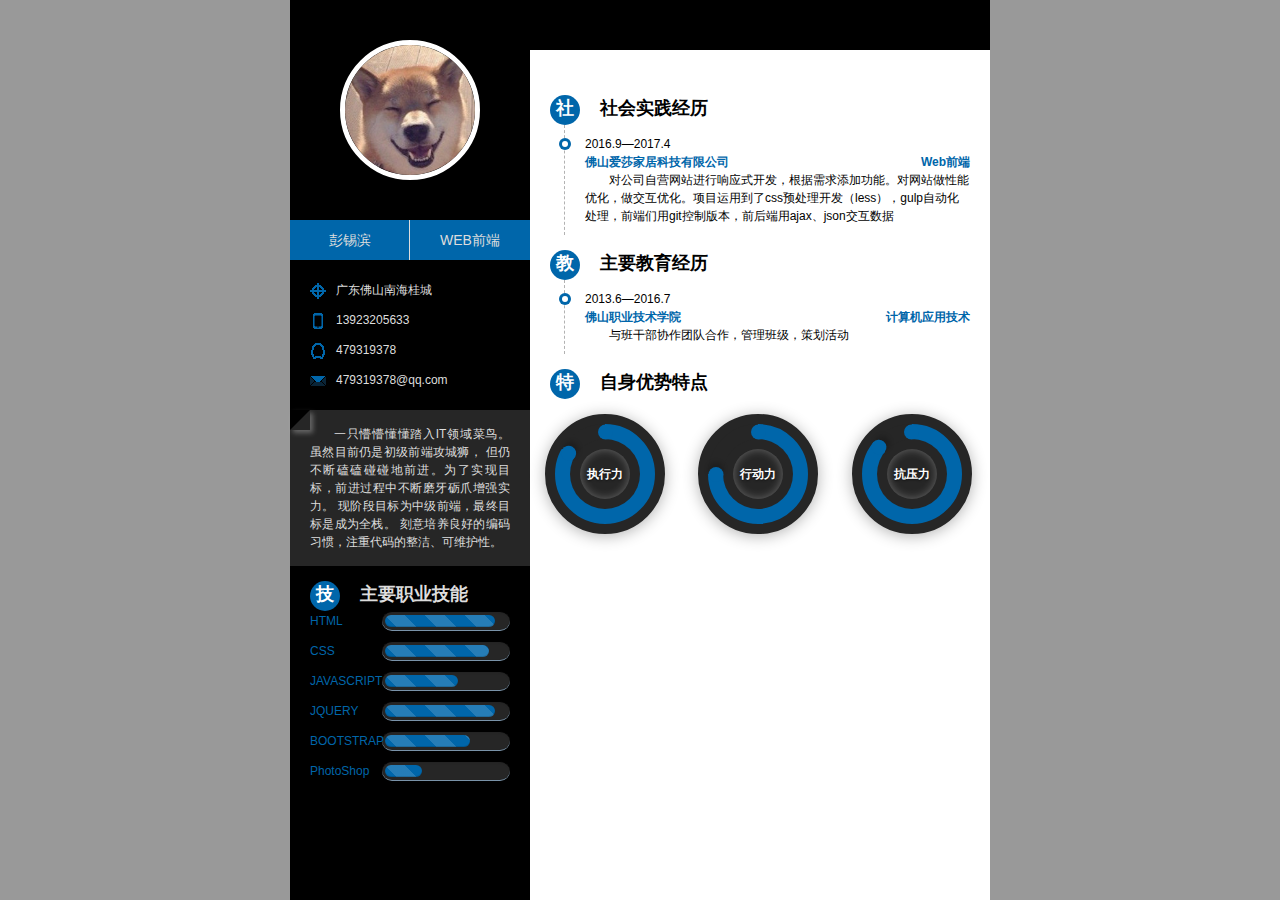
<file: resume/index.html>
<!DOCTYPE html>
<html lang="en">
<head>
  <meta charset="UTF-8">
  <meta http-equiv="X-UA-Compatible" content="IE=edge, chrome=1">
  <meta name="viewport" content="width=device-width, initial-scale=1, maximum-scale=1, user-scalable=0">
  <title>个人简历</title>

  <link rel="stylesheet" href="css/me.css">
</head>
<body>

<section class="page cover" style="display: none">
  <div class="cover-border">

    <div class="cover-title">
      <h1>
        <p>个人</p>
        <p>简历</p>
      </h1>
    </div>


    <div class="my-info">
      <div class="info name"><span>姓名</span><b>：</b>
        <p>彭锡滨</p></div>
      <div class="info school"><span>毕业院校</span><b>：</b>
        <p>佛山职业技术学院</p></div>
      <div class="info email"><span>联系电话</span><b>：</b>
        <p>peng-cb@qq.com</p></div>
      <div class="info job"><span>求职意向</span><b>：</b>
        <p>WEB前端</p></div>
    </div>

  </div>
</section>

<section class="page resume">
  <div class="left">
    <div class="portrait">
      <img src="images/head.jpg" alt="头像">
    </div>

    <div class="msg">
      <div class="base">
        <p>彭锡滨<b></b></p>
        <p>WEB前端<b></b></p>
      </div>
      <ul class="contact">
        <li class="location">广东佛山南海桂城</li>
        <li class="phone">13923205633</li>
        <li class="qq">479319378</li>
        <li class="email">479319378@qq.com</li>
      </ul>
    </div>

    <p class="intr">
      一只懵懵懂懂踏入IT领域菜鸟。虽然目前仍是初级前端攻城狮，
      但仍不断磕磕碰碰地前进。为了实现目标，前进过程中不断磨牙砺爪增强实力。
      现阶段目标为中级前端，最终目标是成为全栈。
      刻意培养良好的编码习惯，注重代码的整洁、可维护性。
    </p>

    <div class="skill">
      <h2><span class="title-icon">技</span>主要职业技能</h2>
      <ul>
        <li>
          <span class="skill-name">HTML</span>
          <div class="progress">
            <div class="progress-bar progress-bar-info progress-bar-striped active" style="width: 90%;">
              <div class="progress-value">90%</div>
            </div>
          </div>
        </li>
        <li>
          <span class="skill-name">CSS</span>
          <div class="progress">
            <div class="progress-bar progress-bar-info progress-bar-striped active" style="width: 85%;">
              <div class="progress-value">85%</div>
            </div>
          </div>
        </li>
        <li>
          <span class="skill-name">JAVASCRIPT</span>
          <div class="progress">
            <div class="progress-bar progress-bar-info progress-bar-striped active" style="width: 60%;">
              <div class="progress-value">60%</div>
            </div>
          </div>
        </li>
        <li>
          <span class="skill-name">JQUERY</span>
          <div class="progress">
            <div class="progress-bar progress-bar-info progress-bar-striped active" style="width: 90%;">
              <div class="progress-value">90%</div>
            </div>
          </div>
        </li>

        <li>
          <span class="skill-name">BOOTSTRAP</span>
          <div class="progress">
            <div class="progress-bar progress-bar-info progress-bar-striped active" style="width: 70%;">
              <div class="progress-value">70%</div>
            </div>
          </div>
        </li>
        <li>
          <span class="skill-name">PhotoShop</span>
          <div class="progress">
            <div class="progress-bar progress-bar-info progress-bar-striped active" style="width: 30%;">
              <div class="progress-value">30%</div>
            </div>
          </div>
        </li>
      </ul>
    </div>
  </div>

  <div class="right">

    <div class="container">

      <div class="social">
        <h2 class="title"><span class="title-icon">社</span>社会实践经历</h2>

        <div class="item">
          <p class="time">2016.9—2017.4</p>
          <h4>佛山爱莎家居科技有限公司<span>Web前端</span></h4>
          <p class="description">对公司自营网站进行响应式开发，根据需求添加功能。对网站做性能优化，做交互优化。项目运用到了css预处理开发（less），gulp自动化处理，前端们用git控制版本，前后端用ajax、json交互数据</p>

        </div>

      </div>
      <div class="education">
        <h2 class="title"><span class="title-icon">教</span>主要教育经历</h2>

        <div class="item">
          <p class="time">2013.6—2016.7</p>
          <h4>佛山职业技术学院<span>计算机应用技术</span></h4>
          <p class="description">与班干部协作团队合作，管理班级，策划活动</p>
        </div>
      </div>

      <div class="ability">
        <h2 class="title"><span class="title-icon">特</span>自身优势特点</h2>

        <div class="progress-radial progress-65 p1"><b></b></div>
        <div class="progress-radial progress-65 p2"><b></b></div>
        <div class="progress-radial progress-65 p3"><b></b></div>

      </div>
    </div>
  </div>
</section>


<script>

</script>
</body>
</html>
</file>
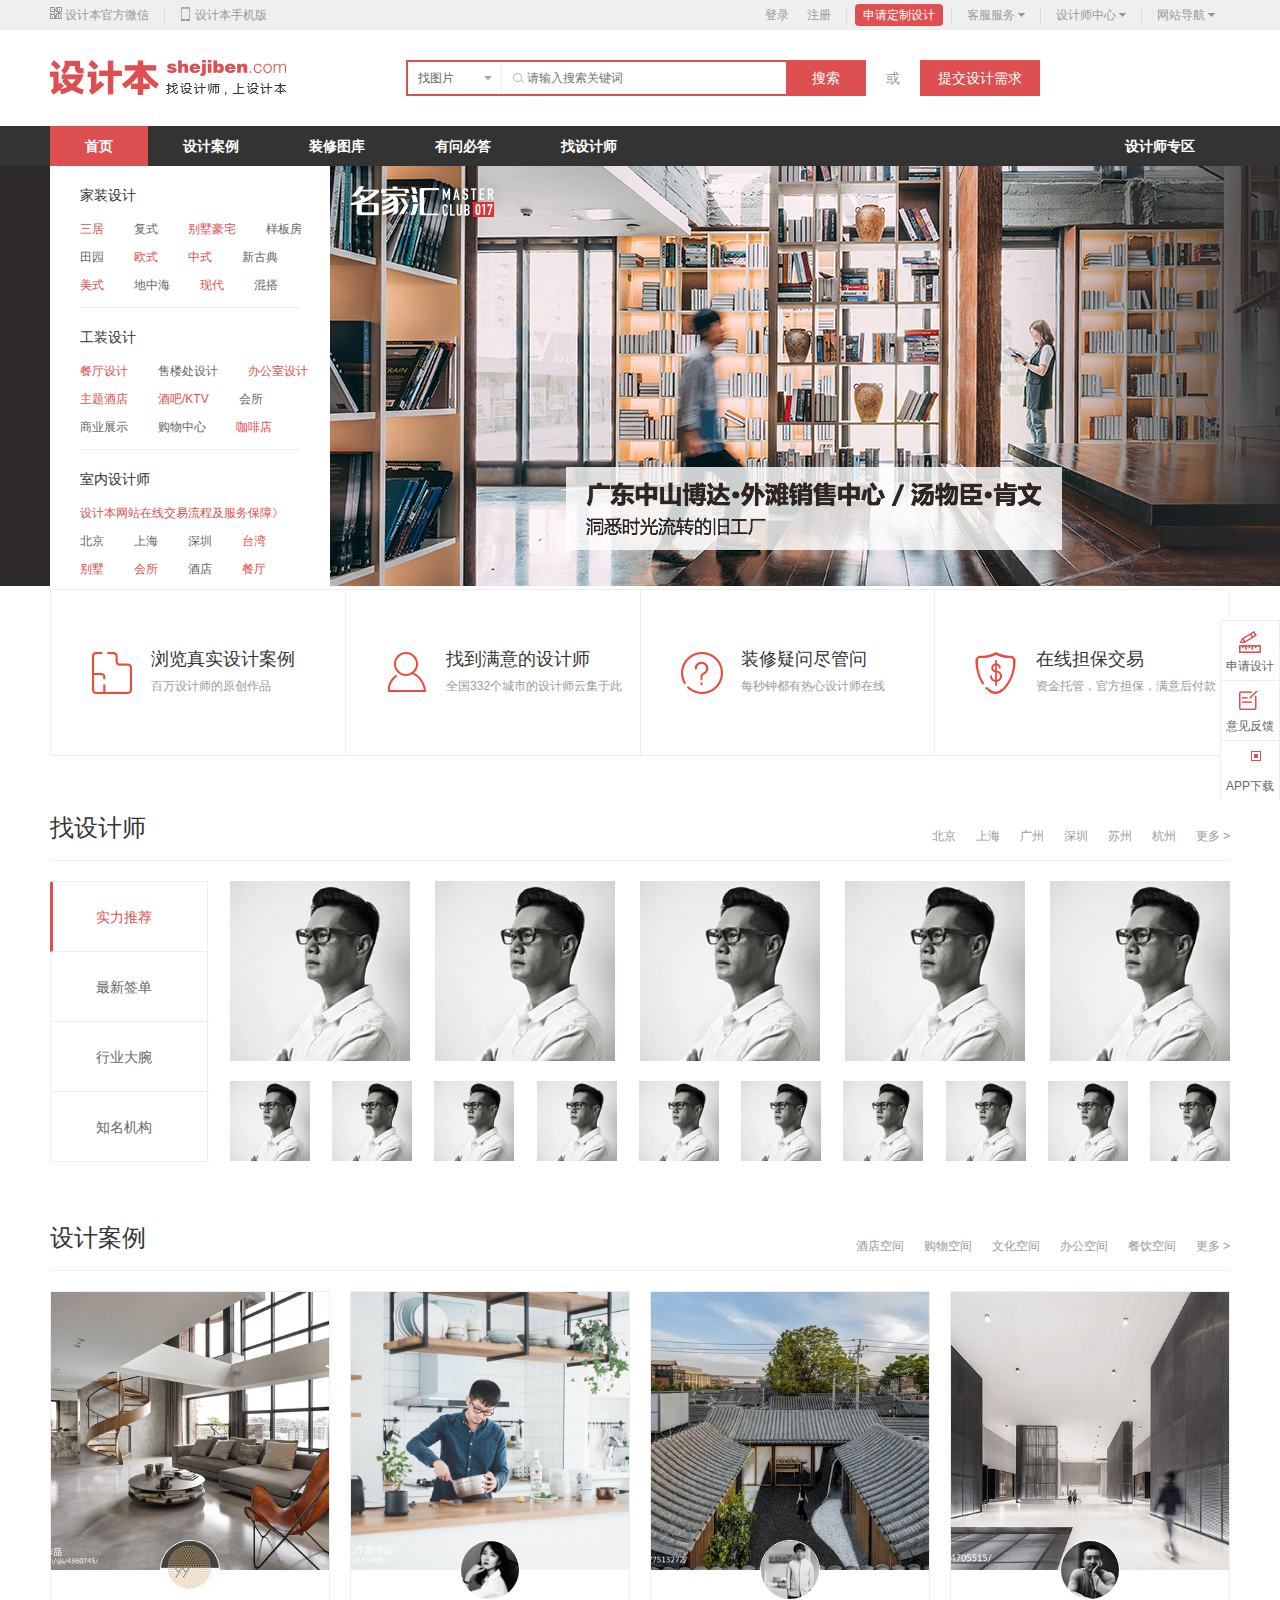
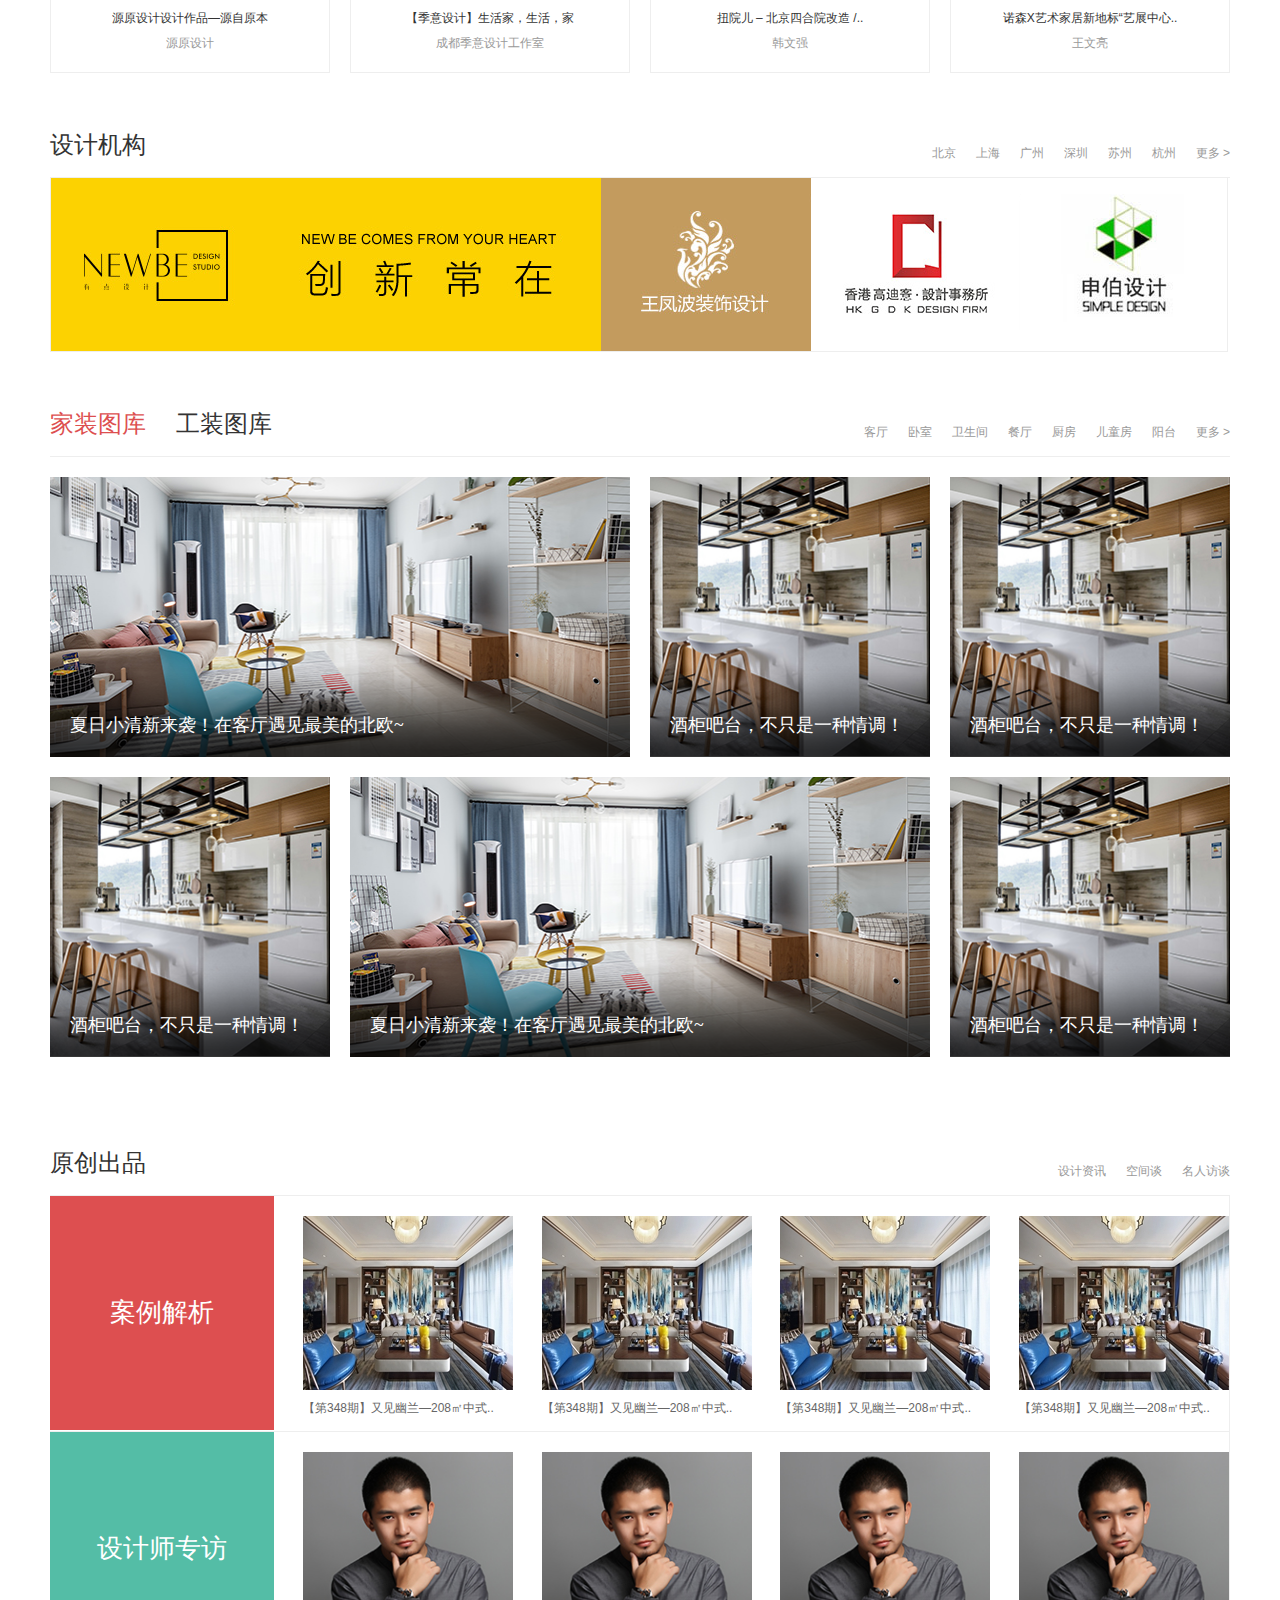
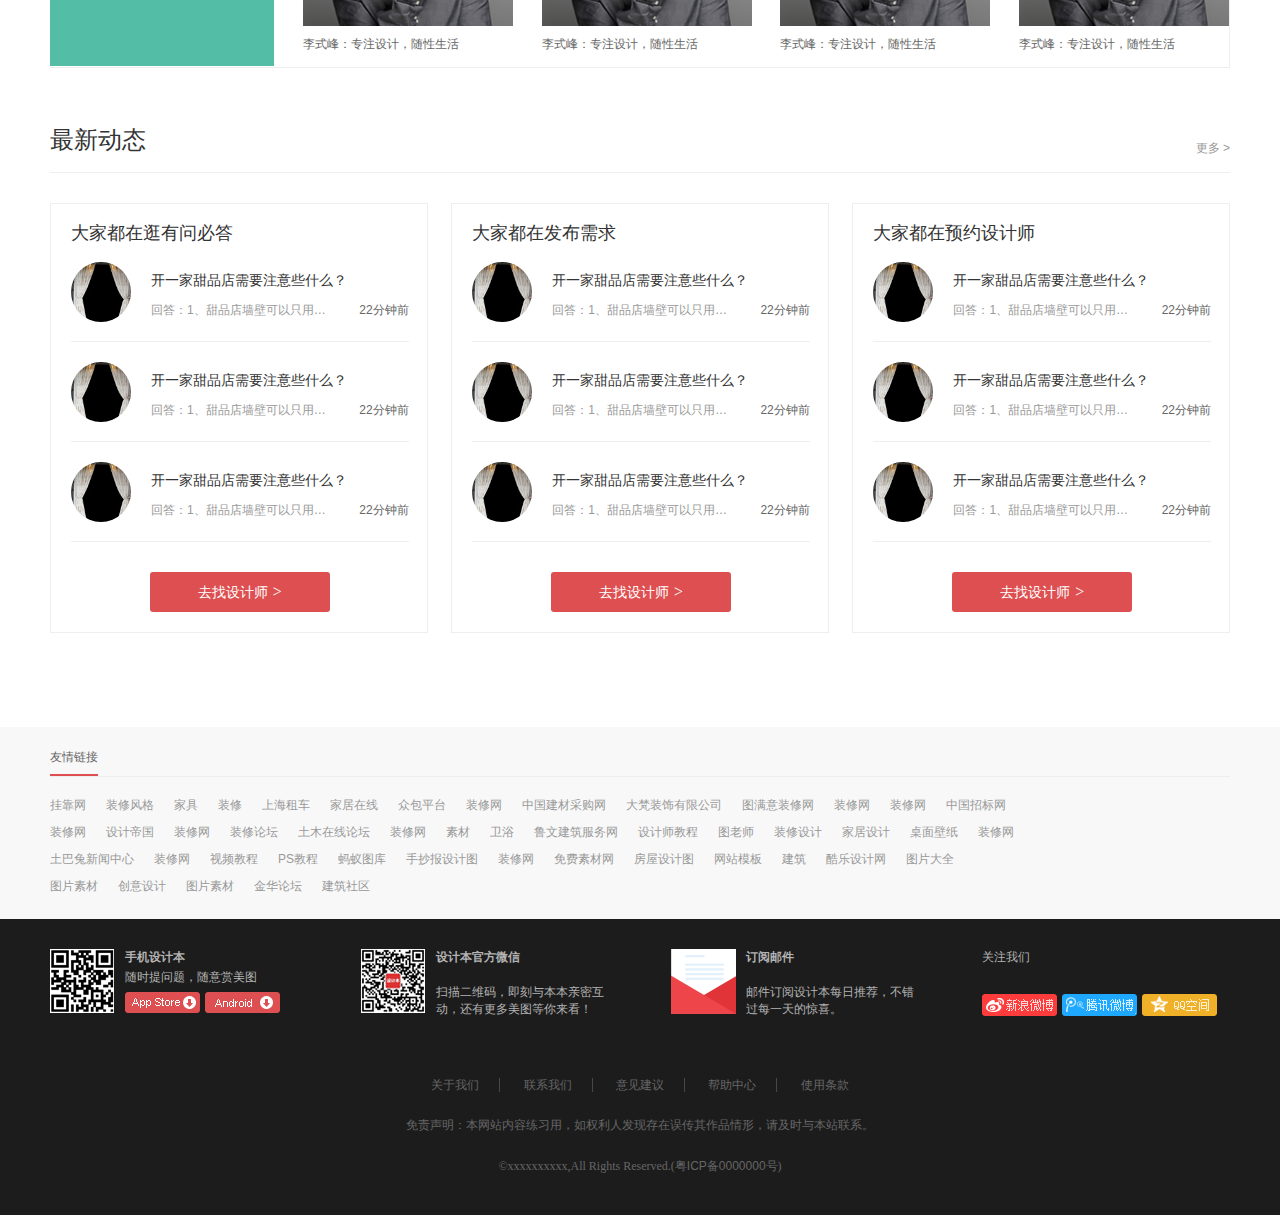
<file: sjb/Index.html>
﻿<!DOCTYPE html>
<html>
<head>
  <meta charset="UTF-8">
  <meta name="keywords" content="彭锡滨 仿设计本"/>
  <meta name="description" content="彭锡滨 仿设计本"/>

  <title>设计本</title>

  <link rel="icon" href="images/favicon.ico">

  <link rel="stylesheet" href="css/sjb.css">

</head>
<body class="w_1180">

<header>

  <div class="top_bar_container">
    <div class="top_bar">

      <div class="top_bar_left">
        <div class="wechat">
          <span class="ico_wechat"></span>
          <a href="javascript:;">设计本官方微信</a>
          <div class="wechat_code">
            <a href="javascript:;">
              <img src="images/se_code.png">
            </a>
            <span class="msg">扫一扫，加微信<br>更多金币等你拿！</span>
          </div>
        </div>
        <div class="app">
          <a href="javascript:;">
            <span class="ico_app"></span>
            设计本手机版
          </a>
        </div>
      </div>

      <div class="top_bar_right">
        <div class="login_status">
          <a class="login" href="javascript:;">登录</a>
          <a class="register" href="javascript:;">注册</a>
        </div>
        <div class="apply_custom">
          <a href="javascript:;">申请定制设计</a>
        </div>
        <div class="customer_service">
          <div class="title">客服服务<span class="ico_arrow_bottom_grey"></span></div>
          <ul>
            <li><a href="javascript:;" class="kf_line">在线客服</a></li>
            <li><a href="javascript:;">意见反馈</a></li>
            <li><a href="javascript:;">帮助中心</a></li>
          </ul>
        </div>
        <div class="designer_center">
          <div class="title">设计师中心<span class="ico_arrow_bottom_grey"></span></div>
          <ul>
            <li><a href="javascript:;">免费入住</a></li>
            <li><a href="javascript:;">接单大厅</a></li>
            <li><a href="javascript:;">社交广场</a></li>
            <li><a href="javascript:;">模型下载</a></li>
            <li><a href="javascript:;">推广中心</a></li>
          </ul>
        </div>
        <div class="nav">
          <div class="title">网站导航<span class="ico_arrow_bottom_grey"></span></div>
          <div class="nav_content">
            <ul>
              <li class="tit">设计案例</li>
              <li><a href="javascript:;">家装案例</a></li>
              <li><a href="javascript:;">工装案例</a></li>
              <li><a href="javascript:;">案例解析</a></li>
            </ul>
            <ul>
              <li class="tit">装修图库</li>
              <li><a href="javascript:;">家装图库</a></li>
              <li><a href="javascript:;">工装图库</a></li>
              <li><a href="javascript:;">图库专题</a></li>
            </ul>
            <ul>
              <li class="tit">有问必答</li>
              <li><a href="javascript:;">最近回答</a></li>
              <li><a href="javascript:;">最新提问</a></li>
              <li><a href="javascript:;">待回答问题</a></li>
            </ul>
            <ul>
              <li class="tit">找设计师</li>
              <li><a href="javascript:;">全国设计师</a></li>
              <li><a href="javascript:;">好评设计师</a></li>
              <li><a href="javascript:;">设计师专访</a></li>
              <li><a href="javascript:;">提设计需求</a><em
                class="icon icon_hot icon_hot_demand"></em></li>
            </ul>
            <ul>
              <li class="tit">设计相关</li>
              <li><a href="javascript:;">逛商品</a></li>
              <li><a href="javascript:;">设计资讯</a></li>
              <li><a href="javascript:;">空间谈</a></li>
            </ul>
            <ul>
              <li class="tit">设计师中心</li>
              <li><a href="javascript:;">个人中心</a></li>
              <li><a href="javascript:;">接单大厅</a></li>
              <li><a href="javascript:;">社交广场</a></li>
              <li><a href="javascript:;">模型下载</a></li>
              <li><a href="javascript:;">推广中心</a></li>
            </ul>
            <ul>
              <li class="tit">其他</li>
              <li><a href="javascript:;">设计本App</a><em
                class="icon icon_hot icon_hot_app"></em></li>
              <li><a href="javascript:;">关于我们</a></li>
              <li><a href="javascript:;">联系我们</a></li>
              <li><a href="javascript:;">帮助中心</a></li>
              <li><a href="javascript:;">意见反馈</a></li>
            </ul>
          </div>
        </div>
      </div>

    </div>
  </div>


  <div class="top_search_container">
    <div class="top_search">
      <a href="javascript:;" title="设计本">
        <div class="logo"></div>
      </a>

      <div id="search_bar">
        <form id="quick_search" method="get" action="javascript:;">
          <input type="hidden" name="searchType" value="" id="search_type"/>
          <span id="search_span">
            <div id="search_title">找图片</div><em class="arrow"></em>
            <label id="s_zsj">
              <a class="search_tags clickToSearch" href="javascript:;">找图集</a>
              <a class="search_tags clickToSearch" href="javascript:;">找案例</a>
              <a class="search_tags clickToSearch" href="javascript:;">找设计师</a>
              <a class="search_tags clickToSearch" href="javascript:;">找问答</a>
              <a class="search_tags clickToSearch" href="javascript:;">找模型</a>
            </label>
          </span>
          <input type="text" placeholder="请输入搜索关键词" class="key" name="q" id="search_val"/>
          <em class="icon_search"></em>
          <input type="submit" value="搜索" class="submit"/></form>
      </div>
      <span class="or">或</span>
      <a href="javascript:;" class="edit">提交设计需求<em></em></a>
    </div>
  </div>


  <div class="top_menu_container">
    <div class="top_menu">
      <!--整站主导航-->
      <ul>
        <li class="active"><a href="javascript:;" class="on">首页</a></li>
        <li><a href="javascript:;">设计案例</a>
          <div class="inner_menu">
            <a href="javascript:;">家装案例</a>
            <a href="javascript:;">工装案例</a>
            <a href="javascript:;">案例解析</a>
          </div>
        </li>
        <li><a href="javascript:;">装修图库</a>
          <div class="inner_menu">
            <a href="javascript:;">家装图库</a>
            <a href="javascript:;">工装图库</a>
            <a href="javascript:;">图库专题</a>
          </div>
        </li>
        <li><a href="javascript:;">有问必答</a></li>
        <li><a href="javascript:;">找设计师</a></li>
        <li class="last"><a href="javascript:;">设计师专区</a>
          <div class="inner_menu">
            <a href="javascript:;">3DMAX模型下载</a>
            <a href="javascript:;">设计资讯</a>
            <a href="javascript:;">人物专访</a>
            <a href="javascript:;">人脉广场</a>
            <a href="javascript:;">空间谈</a>
          </div>
        </li>
      </ul>
      <!--整站主导航 End-->

      <!--首页面包屑导航-->
      <div class="column_side">
        <div class="column column_outside">

          <div class="column_content content_outside">
            <div class="column_name">家装设计<em></em></div>
            <div class="column_list">
              <a href="javascript:;" class=red>三居</a>
              <a href="javascript:;" class=>复式</a>
              <a href="javascript:;" class=red>别墅豪宅</a>
              <a href="javascript:;" class=>样板房</a>
              <a href="javascript:;" class=>田园</a>
              <a href="javascript:;" class=red>欧式</a>
              <a href="javascript:;" class=red>中式</a>
              <a href="javascript:;" class=>新古典</a>
              <a href="javascript:;" class=red>美式</a>
              <a href="javascript:;" class=>地中海</a>
              <a href="javascript:;" class=red>现代</a>
              <a href="javascript:;" class=>混搭</a>
              <a href="javascript:;"></a>
            </div>

            <!--二级菜单-->
            <div class="column column_inner inner_01">
              <div class="column_content column_content_cur">
                <div class="column_name no_border">户型</div>
                <div class="column_list">

                  <a href="javascript:;">小户型</a>
                  <a href="javascript:;">二居</a>
                  <a href="javascript:;">三居</a>
                  <a href="javascript:;">四居</a>
                  <a href="javascript:;">复式</a>
                  <a href="javascript:;">样板房</a>
                  <a href="javascript:;">别墅豪宅</a>

                </div>
              </div>
              <div class="column_content">
                <div class="column_name">风格</div>


                <div class="column_list">
                  <a href="javascript:;">欧式</a>
                  <a href="javascript:;">中式</a>
                  <a href="javascript:;">新古典</a>
                  <a href="javascript:;">东南亚</a>
                  <a href="javascript:;">美式</a>
                  <a href="javascript:;">田园</a>
                  <a href="javascript:;">地中海</a>
                  <a href="javascript:;">现代</a>
                  <a href="javascript:;">混搭</a>
                </div>

              </div>
            </div>
            <!--二级菜单 End-->

          </div>

          <div class="column_content content_outside">
            <div class="column_name no_border">工装设计<em></em></div>
            <div class="column_list">
              <a href="javascript:;" class=red>餐厅设计</a>
              <a href="javascript:;">售楼处设计</a>
              <a href="javascript:;" class=red>办公室设计</a>
              <a href="javascript:;" class=red>主题酒店</a>
              <a href="javascript:;" class=red>酒吧/KTV</a>
              <a href="javascript:;">会所</a>
              <a href="javascript:;">商业展示</a>
              <a href="javascript:;">购物中心</a>
              <a href="javascript:;" class=red>咖啡店</a>
              <a href="javascript:;" class=red>展厅设计</a>
            </div>
            <!--二级菜单-->
            <div class="column column_inner inner_02">
              <div class="column_content">
                <div class="column_name">类型</div>
                <div class="column_list">
                  <a href="javascript:;">酒店空间</a>
                  <a href="javascript:;">购物空间</a>
                  <a href="javascript:;">文化空间</a>
                  <a href="javascript:;">商业展示</a>
                  <a href="javascript:;">医疗机构</a>
                  <a href="javascript:;">办公空间</a>
                  <a href="javascript:;">餐饮空间</a>
                  <a href="javascript:;">娱乐空间</a>
                  <a href="javascript:;">休闲场所</a>
                  <a href="javascript:;">售楼中心</a>
                  <a href="javascript:;">金融机构</a>
                  <a href="javascript:;">运动场所</a>
                  <a href="javascript:;">教育机构</a>
                </div>
              </div>
            </div>
            <!--二级菜单 End-->
          </div>

          <div class="column_content no_border content_outside">
            <div class="column_name">室内设计师<em></em></div>
            <div class="column_list">
              <a href="javascript:;" class=red>设计本网站在线交易流程及服务保障》</a>
              <a href="javascript:;">北京</a>
              <a href="javascript:;">上海</a>
              <a href="javascript:;">深圳</a>
              <a href="javascript:;" class=red>台湾</a>
              <a href="javascript:;" class=red>别墅</a>
              <a href="javascript:;" class=red>会所</a>
              <a href="javascript:;" class=>酒店</a>
              <a href="javascript:;" class=red>餐厅</a>
              <a href="javascript:;" class=>办公室</a>
              <a href="javascript:;"></a>
              <a href="javascript:;"></a>
            </div>

            <div class="column column_inner inner_03">
              <div class="column_content">
                <div class="column_name no_border">所在城市</div>
                <div class="column_list">
                  <a href="javascript:;">北京</a>
                  <a href="javascript:;">上海</a>
                  <a href="javascript:;">广州</a>
                  <a href="javascript:;">深圳</a>
                  <a href="javascript:;">南京</a>
                  <a href="javascript:;">天津</a>
                  <a href="javascript:;">杭州</a>
                  <a href="javascript:;">武汉</a>
                  <a href="javascript:;">成都</a>
                  <a href="javascript:;">西安</a>
                  <a href="javascript:;">福州</a>
                  <a href="javascript:;">苏州</a>
                  <a href="javascript:;">郑州</a>
                  <a href="javascript:;">合肥</a>
                  <a href="javascript:;">贵阳</a>
                  <a href="javascript:;">宁波</a>
                  <a href="javascript:;">长沙</a>
                </div>
              </div>
              <div class="column_content">
                <div class="column_name">擅长空间</div>
                <div class="column_list">
                  <a href="javascript:;">家居住宅</a>
                  <a href="javascript:;">别墅豪宅</a>
                  <a href="javascript:;">办公室</a>
                  <a href="javascript:;">酒店</a>
                  <a href="javascript:;">餐厅</a>
                  <a href="javascript:;">咖啡厅</a>
                  <a href="javascript:;">酒吧KTV</a>
                  <a href="javascript:;">商业展示</a>
                  <a href="javascript:;">医院</a>
                  <a href="javascript:;">幼儿园</a>
                  <a href="javascript:;">会所</a>
                  <a href="javascript:;">样板房</a>
                  <a href="javascript:;">售楼处</a>
                  <a href="javascript:;">文化空间</a>
                  <a href="javascript:;">运动空间</a>
                </div>
              </div>
            </div>
          </div>

        </div>
      </div>
      <!--首页面包屑导航 end-->

    </div>
  </div>


</header>


<div class="slider_img">
  <ul>
    <li class="li_bg_1"><a href="javascript:;"></a></li>
  </ul>
</div>


<section>
  <div class="main_container">

    <!-- 亮点介绍 -->
    <ul class="module_list">
      <li>
        <b class="icon icon_cast"></b>
        <p class="module_words">
          <a href="javascript:;">浏览真实设计案例</a>
          <span>百万设计师的原创作品</span>
        </p>
      </li>
      <li>
        <b class="icon icon_designers"></b>
        <p class="module_words">
          <a href="javascript:;">找到满意的设计师</a>
          <span>全国332个城市的设计师云集于此</span>
        </p>
      </li>
      <li>
        <b class="icon icon_answer"></b>
        <p class="module_words">
          <a href="javascript:;">装修疑问尽管问</a>
          <span>每秒钟都有热心设计师在线</span>
        </p>
      </li>
      <li>
        <b class="icon icon_trade"></b>
        <p class="module_words">
          <a href="javascript:;">在线担保交易</a>
          <span>资金托管，官方担保，满意后付款</span>
        </p>
      </li>
    </ul>


    <!--找设计师-->
    <div class="column_item find_designer">
      <div class="column_title">
        <p>找设计师</p>
        <label>
          <a href="javascript:;">北京</a>
          <a href="javascript:;">上海</a>
          <a href="javascript:;">广州</a>
          <a href="javascript:;">深圳</a>
          <a href="javascript:;">苏州</a>
          <a href="javascript:;">杭州</a>
          <a href="javascript:;">更多 &gt;</a>
        </label>
      </div>
      <div class="column_content">
        <ul class="tab_name">
          <li class="des-tab-list active">实力推荐<em></em></li>
          <li class="des-tab-list">最新签单<em></em></li>
          <li class="des-tab-list">行业大腕<em></em></li>
          <li class="des-tab-list">知名机构<em></em></li>
        </ul>

        <div class="designers_detail">
          <div class="designers_list active">
            <ul class="designers_list_top">
              <li><a href="javascript:;" class="img"><img class="lazy" src="images/387_9203.jpg"></a></li>
              <li><a href="javascript:;" class="img"><img class="lazy" src="images/387_9203.jpg"></a></li>
              <li><a href="javascript:;" class="img"><img class="lazy" src="images/387_9203.jpg"></a></li>
              <li><a href="javascript:;" class="img"><img class="lazy" src="images/387_9203.jpg"></a></li>
              <li><a href="javascript:;" class="img"><img class="lazy" src="images/387_9203.jpg"></a></li>
            </ul>

            <ul class="designers_list_down">
              <li><a href="javascript:;" class="img"><img class="lazy" src="images/387_9203.jpg"></a></li>
              <li><a href="javascript:;" class="img"><img class="lazy" src="images/387_9203.jpg"></a></li>
              <li><a href="javascript:;" class="img"><img class="lazy" src="images/387_9203.jpg"></a></li>
              <li><a href="javascript:;" class="img"><img class="lazy" src="images/387_9203.jpg"></a></li>
              <li><a href="javascript:;" class="img"><img class="lazy" src="images/387_9203.jpg"></a></li>
              <li><a href="javascript:;" class="img"><img class="lazy" src="images/387_9203.jpg"></a></li>
              <li><a href="javascript:;" class="img"><img class="lazy" src="images/387_9203.jpg"></a></li>
              <li><a href="javascript:;" class="img"><img class="lazy" src="images/387_9203.jpg"></a></li>
              <li><a href="javascript:;" class="img"><img class="lazy" src="images/387_9203.jpg"></a></li>
              <li><a href="javascript:;" class="img"><img class="lazy" src="images/387_9203.jpg"></a></li>
            </ul>
          </div>
          <div class="designers_list">
            <ul class="designers_list_top">
              <li><a href="javascript:;" class="img"><img class="lazy" src="images/383_7800.jpg"></a></li>
              <li><a href="javascript:;" class="img"><img class="lazy" src="images/383_7800.jpg"></a></li>
              <li><a href="javascript:;" class="img"><img class="lazy" src="images/383_7800.jpg"></a></li>
              <li><a href="javascript:;" class="img"><img class="lazy" src="images/383_7800.jpg"></a></li>
              <li><a href="javascript:;" class="img"><img class="lazy" src="images/383_7800.jpg"></a></li>
            </ul>

            <ul class="designers_list_down">
              <li><a href="javascript:;" class="img"><img class="lazy" src="images/383_7800.jpg"></a></li>
              <li><a href="javascript:;" class="img"><img class="lazy" src="images/383_7800.jpg"></a></li>
              <li><a href="javascript:;" class="img"><img class="lazy" src="images/383_7800.jpg"></a></li>
              <li><a href="javascript:;" class="img"><img class="lazy" src="images/383_7800.jpg"></a></li>
              <li><a href="javascript:;" class="img"><img class="lazy" src="images/383_7800.jpg"></a></li>
              <li><a href="javascript:;" class="img"><img class="lazy" src="images/383_7800.jpg"></a></li>
              <li><a href="javascript:;" class="img"><img class="lazy" src="images/383_7800.jpg"></a></li>
              <li><a href="javascript:;" class="img"><img class="lazy" src="images/383_7800.jpg"></a></li>
              <li><a href="javascript:;" class="img"><img class="lazy" src="images/383_7800.jpg"></a></li>
              <li><a href="javascript:;" class="img"><img class="lazy" src="images/383_7800.jpg"></a></li>
            </ul>
          </div>
          <div class="designers_list">
            <ul class="designers_list_top">
              <li><a href="javascript:;" class="img"><img class="lazy" src="images/383_7924.jpg"></a></li>
              <li><a href="javascript:;" class="img"><img class="lazy" src="images/383_7924.jpg"></a></li>
              <li><a href="javascript:;" class="img"><img class="lazy" src="images/383_7924.jpg"></a></li>
              <li><a href="javascript:;" class="img"><img class="lazy" src="images/383_7924.jpg"></a></li>
              <li><a href="javascript:;" class="img"><img class="lazy" src="images/383_7924.jpg"></a></li>
            </ul>

            <ul class="designers_list_down">
              <li><a href="javascript:;" class="img"><img class="lazy" src="images/383_7924.jpg"></a></li>
              <li><a href="javascript:;" class="img"><img class="lazy" src="images/383_7924.jpg"></a></li>
              <li><a href="javascript:;" class="img"><img class="lazy" src="images/383_7924.jpg"></a></li>
              <li><a href="javascript:;" class="img"><img class="lazy" src="images/383_7924.jpg"></a></li>
              <li><a href="javascript:;" class="img"><img class="lazy" src="images/383_7924.jpg"></a></li>
              <li><a href="javascript:;" class="img"><img class="lazy" src="images/383_7924.jpg"></a></li>
              <li><a href="javascript:;" class="img"><img class="lazy" src="images/383_7924.jpg"></a></li>
              <li><a href="javascript:;" class="img"><img class="lazy" src="images/383_7924.jpg"></a></li>
              <li><a href="javascript:;" class="img"><img class="lazy" src="images/383_7924.jpg"></a></li>
              <li><a href="javascript:;" class="img"><img class="lazy" src="images/383_7924.jpg"></a></li>
            </ul>
          </div>
          <div class="designers_list">
            <ul class="designers_list_top">
              <li><a href="javascript:;" class="img"><img class="lazy" src="images/383_6462.jpg"></a></li>
              <li><a href="javascript:;" class="img"><img class="lazy" src="images/383_6462.jpg"></a></li>
              <li><a href="javascript:;" class="img"><img class="lazy" src="images/383_6462.jpg"></a></li>
              <li><a href="javascript:;" class="img"><img class="lazy" src="images/383_6462.jpg"></a></li>
              <li><a href="javascript:;" class="img"><img class="lazy" src="images/383_6462.jpg"></a></li>
            </ul>

            <ul class="designers_list_down">
              <li><a href="javascript:;" class="img"><img class="lazy" src="images/383_6462.jpg"></a></li>
              <li><a href="javascript:;" class="img"><img class="lazy" src="images/383_6462.jpg"></a></li>
              <li><a href="javascript:;" class="img"><img class="lazy" src="images/383_6462.jpg"></a></li>
              <li><a href="javascript:;" class="img"><img class="lazy" src="images/383_6462.jpg"></a></li>
              <li><a href="javascript:;" class="img"><img class="lazy" src="images/383_6462.jpg"></a></li>
              <li><a href="javascript:;" class="img"><img class="lazy" src="images/383_6462.jpg"></a></li>
              <li><a href="javascript:;" class="img"><img class="lazy" src="images/383_6462.jpg"></a></li>
              <li><a href="javascript:;" class="img"><img class="lazy" src="images/383_6462.jpg"></a></li>
              <li><a href="javascript:;" class="img"><img class="lazy" src="images/383_6462.jpg"></a></li>
              <li><a href="javascript:;" class="img"><img class="lazy" src="images/383_6462.jpg"></a></li>
            </ul>
          </div>
        </div>
      </div>
    </div>

    <!--设计案例-->
    <div class="column_item find_case">
      <div class="column_title">
        <p>设计案例</p>
        <label>
          <a href="javascript:;">酒店空间</a>
          <a href="javascript:;">购物空间</a>
          <a href="javascript:;">文化空间</a>
          <a href="javascript:;">办公空间</a>
          <a href="javascript:;">餐饮空间</a>
          <a href="javascript:;">更多 &gt;</a>
        </label>
      </div>
      <div class="column_content">
        <ul>
          <li>
            <a href="javascript:;" class="big_img"><img src="images/20150831094652-f7a011be-la.jpg"></a>
            <a href="javascript:;" class="small_img"><img src="images/sjb_headphoto_4360745_d.jpg"></a>
            <a href="javascript:;" class="title">源原设计设计作品—源自原本</a>
            <span class="name">源原设计</span>
          </li>
          <li>
            <a href="javascript:;" class="big_img"><img src="images/20170605120822-032d2bca-la.jpg"></a>
            <a href="javascript:;" class="small_img"><img src="images/sjb_headphoto_2635806_d.jpg"></a>
            <a href="javascript:;" class="title">【季意设计】生活家，生活，家</a>
            <span class="name">成都季意设计工作室</span>
          </li>
          <li>
            <a href="javascript:;" class="big_img"><img src="images/20170606181419-28648c1c-la.jpg"></a>
            <a href="javascript:;" class="small_img"><img src="images/sjb_headphoto_7513272_d.jpg"></a>
            <a href="javascript:;" class="title">扭院儿 – 北京四合院改造 /..</a>
            <span class="name">韩文强</span>
          </li>
          <li>
            <a href="javascript:;" class="big_img"><img src="images/20170607211537-1b7f57a1-la.jpg"></a>
            <a href="javascript:;" class="small_img"><img src="images/sjb_headphoto_4705515_d.jpg"></a>
            <a href="javascript:;" class="title">诺森X艺术家居新地标“艺展中心..</a>
            <span class="name">王文亮</span>
          </li>
        </ul>
      </div>
    </div>

    <!--设计机构-->
    <div class="column_item find_company">
      <div class="column_title">
        <p>设计机构</p>
        <label>
          <a href="javascript:;">北京</a>
          <a href="javascript:;">上海</a>
          <a href="javascript:;">广州</a>
          <a href="javascript:;">深圳</a>
          <a href="javascript:;">苏州</a>
          <a href="javascript:;">杭州</a>
          <a href="javascript:;">更多 &gt;</a>
        </label>
      </div>
      <div class="column_content">
        <div class="index_rank_img">
          <div class="index_rank_img_1"><a href="javascript:;"><img src="images/377_9097.jpg"></a></div>
          <div class="index_rank_img_2"><a href="javascript:;"><img src="images/377_7942.jpg"></a></div>
          <div class="index_rank_img_3"><a href="javascript:;"><img src="images/377_9133.jpg"></a></div>
          <div class="index_rank_img_4"><a href="javascript:;"><img src="images/377_9306.jpg"></a></div>
        </div>
      </div>
    </div>

    <!--家装图库，工装图库-->
    <div class="column_item find_img">
      <div class="column_title">
        <p class="active">家装图库</p>
        <p>工装图库</p>
        <label>
          <a href="javascript:;">客厅</a>
          <a href="javascript:;">卧室</a>
          <a href="javascript:;">卫生间</a>
          <a href="javascript:;">餐厅</a>
          <a href="javascript:;">厨房</a>
          <a href="javascript:;">儿童房</a>
          <a href="javascript:;">阳台</a>
          <a href="javascript:;">更多 &gt;</a>
        </label>

        <label style="display: none">
          <a href="javascript:;">酒店</a>
          <a href="javascript:;">商场</a>
          <a href="javascript:;">商店</a>
          <a href="javascript:;">办公室</a>
          <a href="javascript:;">餐厅</a>
          <a href="javascript:;">酒吧/KTV</a>
          <a href="javascript:;">售楼处</a>
          <a href="javascript:;">更多 &gt;</a>
        </label>
      </div>

      <div class="column_content">


        <ul class="index_pic_list">
          <li class="li_01">
            <a href="javascript:;" class="img"><img class="lazy" src="images/376_6300.jpg"></a>
            <a href="javascript:;" class="title">夏日小清新来袭！在客厅遇见最美的北欧~</a>
          </li>
          <li>
            <a href="javascript:;" class="img"><img class="lazy" src="images/376_6297.jpg"></a>
            <a href="javascript:;" class="title">酒柜吧台，不只是一种情调！</a>
          </li>
          <li>
            <a href="javascript:;" class="img"><img class="lazy" src="images/376_6297.jpg"></a>
            <a href="javascript:;" class="title">酒柜吧台，不只是一种情调！</a>
          </li>
          <li>
            <a href="javascript:;" class="img"><img class="lazy" src="images/376_6297.jpg"></a>
            <a href="javascript:;" class="title">酒柜吧台，不只是一种情调！</a>
          </li>
          <li class="li_01">
            <a href="javascript:;" class="img"><img class="lazy" src="images/376_6300.jpg"></a>
            <a href="javascript:;" class="title">夏日小清新来袭！在客厅遇见最美的北欧~</a>
          </li>
          <li>
            <a href="javascript:;" class="img"><img class="lazy" src="images/376_6297.jpg"></a>
            <a href="javascript:;" class="title">酒柜吧台，不只是一种情调！</a>
          </li>
        </ul>

      </div>
    </div>


    <!--原创出品-->
    <div class="column_item find_original">
      <div class="column_title">
        <p>原创出品</p>
        <label>
          <a href="javascript:;">设计资讯</a>
          <a href="javascript:;">空间谈</a>
          <a href="javascript:;">名人访谈</a>
        </label>
      </div>
      <div class="column_content">
        <div class="original_list">
          <a class="tit red" href="javascript:;">案例解析</a>
          <div class="original_item">
            <div class="original_detail">
              <a href="javascript:;" class="img"><img class="lazy" src="images/374_6220.jpg"></a>
              <a href="javascript:;" class="title">【第348期】又见幽兰—208㎡中式..</a>
            </div>
            <div class="original_detail">
              <a href="javascript:;" class="img"><img class="lazy" src="images/374_6220.jpg"></a>
              <a href="javascript:;" class="title">【第348期】又见幽兰—208㎡中式..</a>
            </div>
            <div class="original_detail">
              <a href="javascript:;" class="img"><img class="lazy" src="images/374_6220.jpg"></a>
              <a href="javascript:;" class="title">【第348期】又见幽兰—208㎡中式..</a>
            </div>
            <div class="original_detail">
              <a href="javascript:;" class="img"><img class="lazy" src="images/374_6220.jpg"></a>
              <a href="javascript:;" class="title">【第348期】又见幽兰—208㎡中式..</a>
            </div>
          </div>
        </div>
        <div class="original_list">
          <a class="tit green" href="javascript:;">设计师专访</a>
          <div class="original_item">
            <div class="original_detail">
              <a href="javascript:;" class="img"><img class="lazy" src="images/373_9380.jpg"></a>
              <a href="javascript:;" class="title">李式峰：专注设计，随性生活</a>
            </div>
            <div class="original_detail">
              <a href="javascript:;" class="img"><img class="lazy" src="images/373_9380.jpg"></a>
              <a href="javascript:;" class="title">李式峰：专注设计，随性生活</a>
            </div>
            <div class="original_detail">
              <a href="javascript:;" class="img"><img class="lazy" src="images/373_9380.jpg"></a>
              <a href="javascript:;" class="title">李式峰：专注设计，随性生活</a>
            </div>
            <div class="original_detail">
              <a href="javascript:;" class="img"><img class="lazy" src="images/373_9380.jpg"></a>
              <a href="javascript:;" class="title">李式峰：专注设计，随性生活</a>
            </div>
          </div>
        </div>
      </div>
    </div>


    <!--最新动态-->
    <div class="column_item find_news">
      <div class="column_title">
        <p>最新动态</p>
        <label>
          <a href="javascript:;">更多 &gt;</a>
        </label>
      </div>
      <div class="column_content">
        <div class="news_info answer_list">
          <p class="info_name">大家都在逛有问必答</p>

          <div class="info_container">
            <ul class="info_list">
              <li class="info_item">
                <img src="images/headphoto_4316.jpg">
                <div class="news_msg">
                  <a href="javascript:;">开一家甜品店需要注意些什么？</a>
                  <p class="answer">回答：1、甜品店墙壁可以只用白灰粉刷，但要求表面白净和光滑。2、甜品店地面可以用市场上十几元一盆的盆景..</p>
                  <p class="time">22分钟前</p>
                </div>
              </li>
              <li class="info_item">
                <img src="images/headphoto_4316.jpg">
                <div class="news_msg">
                  <a href="javascript:;">开一家甜品店需要注意些什么？</a>
                  <p class="answer">回答：1、甜品店墙壁可以只用白灰粉刷，但要求表面白净和光滑。2、甜品店地面可以用市场上十几元一盆的盆景..</p>
                  <p class="time">22分钟前</p>
                </div>
              </li>
              <li class="info_item">
                <img src="images/headphoto_4316.jpg">
                <div class="news_msg">
                  <a href="javascript:;">开一家甜品店需要注意些什么？</a>
                  <p class="answer">回答：1、甜品店墙壁可以只用白灰粉刷，但要求表面白净和光滑。2、甜品店地面可以用市场上十几元一盆的盆景..</p>
                  <p class="time">22分钟前</p>
                </div>
              </li>
              <li class="info_item">
                <img src="images/headphoto_4316.jpg">
                <div class="news_msg">
                  <a href="javascript:;">开一家甜品店需要注意些什么？</a>
                  <p class="answer">回答：1、甜品店墙壁可以只用白灰粉刷，但要求表面白净和光滑。2、甜品店地面可以用市场上十几元一盆的盆景..</p>
                  <p class="time">22分钟前</p>
                </div>
              </li>
              <li class="info_item">
                <img src="images/headphoto_4316.jpg">
                <div class="news_msg">
                  <a href="javascript:;">开一家甜品店需要注意些什么？</a>
                  <p class="answer">回答：1、甜品店墙壁可以只用白灰粉刷，但要求表面白净和光滑。2、甜品店地面可以用市场上十几元一盆的盆景..</p>
                  <p class="time">22分钟前</p>
                </div>
              </li>
              <li class="info_item">
                <img src="images/headphoto_4316.jpg">
                <div class="news_msg">
                  <a href="javascript:;">开一家甜品店需要注意些什么？</a>
                  <p class="answer">回答：1、甜品店墙壁可以只用白灰粉刷，但要求表面白净和光滑。2、甜品店地面可以用市场上十几元一盆的盆景..</p>
                  <p class="time">22分钟前</p>
                </div>
              </li>
            </ul>
          </div>


          <a class="check_more" href="javascript:;">去找设计师<em class="arrow">&gt;</em></a>
        </div>
        <div class="news_info commit">
          <p class="info_name">大家都在发布需求</p>

          <div class="info_container">
            <ul class="info_list">
              <li class="info_item">
                <img src="images/headphoto_4316.jpg">
                <div class="news_msg">
                  <a href="javascript:;">开一家甜品店需要注意些什么？</a>
                  <p class="answer">回答：1、甜品店墙壁可以只用白灰粉刷，但要求表面白净和光滑。2、甜品店地面可以用市场上十几元一盆的盆景..</p>
                  <p class="time">22分钟前</p>
                </div>
              </li>
              <li class="info_item">
                <img src="images/headphoto_4316.jpg">
                <div class="news_msg">
                  <a href="javascript:;">开一家甜品店需要注意些什么？</a>
                  <p class="answer">回答：1、甜品店墙壁可以只用白灰粉刷，但要求表面白净和光滑。2、甜品店地面可以用市场上十几元一盆的盆景..</p>
                  <p class="time">22分钟前</p>
                </div>
              </li>
              <li class="info_item">
                <img src="images/headphoto_4316.jpg">
                <div class="news_msg">
                  <a href="javascript:;">开一家甜品店需要注意些什么？</a>
                  <p class="answer">回答：1、甜品店墙壁可以只用白灰粉刷，但要求表面白净和光滑。2、甜品店地面可以用市场上十几元一盆的盆景..</p>
                  <p class="time">22分钟前</p>
                </div>
              </li>
              <li class="info_item">
                <img src="images/headphoto_4316.jpg">
                <div class="news_msg">
                  <a href="javascript:;">开一家甜品店需要注意些什么？</a>
                  <p class="answer">回答：1、甜品店墙壁可以只用白灰粉刷，但要求表面白净和光滑。2、甜品店地面可以用市场上十几元一盆的盆景..</p>
                  <p class="time">22分钟前</p>
                </div>
              </li>
              <li class="info_item">
                <img src="images/headphoto_4316.jpg">
                <div class="news_msg">
                  <a href="javascript:;">开一家甜品店需要注意些什么？</a>
                  <p class="answer">回答：1、甜品店墙壁可以只用白灰粉刷，但要求表面白净和光滑。2、甜品店地面可以用市场上十几元一盆的盆景..</p>
                  <p class="time">22分钟前</p>
                </div>
              </li>
              <li class="info_item">
                <img src="images/headphoto_4316.jpg">
                <div class="news_msg">
                  <a href="javascript:;">开一家甜品店需要注意些什么？</a>
                  <p class="answer">回答：1、甜品店墙壁可以只用白灰粉刷，但要求表面白净和光滑。2、甜品店地面可以用市场上十几元一盆的盆景..</p>
                  <p class="time">22分钟前</p>
                </div>
              </li>
            </ul>
          </div>


          <a class="check_more" href="javascript:;">去找设计师<em class="arrow">&gt;</em></a>
        </div>
        <div class="news_info order">
          <p class="info_name">大家都在预约设计师</p>

          <div class="info_container">
            <ul class="info_list">
              <li class="info_item">
                <img src="images/headphoto_4316.jpg">
                <div class="news_msg">
                  <a href="javascript:;">开一家甜品店需要注意些什么？</a>
                  <p class="answer">回答：1、甜品店墙壁可以只用白灰粉刷，但要求表面白净和光滑。2、甜品店地面可以用市场上十几元一盆的盆景..</p>
                  <p class="time">22分钟前</p>
                </div>
              </li>
              <li class="info_item">
                <img src="images/headphoto_4316.jpg">
                <div class="news_msg">
                  <a href="javascript:;">开一家甜品店需要注意些什么？</a>
                  <p class="answer">回答：1、甜品店墙壁可以只用白灰粉刷，但要求表面白净和光滑。2、甜品店地面可以用市场上十几元一盆的盆景..</p>
                  <p class="time">22分钟前</p>
                </div>
              </li>
              <li class="info_item">
                <img src="images/headphoto_4316.jpg">
                <div class="news_msg">
                  <a href="javascript:;">开一家甜品店需要注意些什么？</a>
                  <p class="answer">回答：1、甜品店墙壁可以只用白灰粉刷，但要求表面白净和光滑。2、甜品店地面可以用市场上十几元一盆的盆景..</p>
                  <p class="time">22分钟前</p>
                </div>
              </li>
              <li class="info_item">
                <img src="images/headphoto_4316.jpg">
                <div class="news_msg">
                  <a href="javascript:;">开一家甜品店需要注意些什么？</a>
                  <p class="answer">回答：1、甜品店墙壁可以只用白灰粉刷，但要求表面白净和光滑。2、甜品店地面可以用市场上十几元一盆的盆景..</p>
                  <p class="time">22分钟前</p>
                </div>
              </li>
              <li class="info_item">
                <img src="images/headphoto_4316.jpg">
                <div class="news_msg">
                  <a href="javascript:;">开一家甜品店需要注意些什么？</a>
                  <p class="answer">回答：1、甜品店墙壁可以只用白灰粉刷，但要求表面白净和光滑。2、甜品店地面可以用市场上十几元一盆的盆景..</p>
                  <p class="time">22分钟前</p>
                </div>
              </li>
              <li class="info_item">
                <img src="images/headphoto_4316.jpg">
                <div class="news_msg">
                  <a href="javascript:;">开一家甜品店需要注意些什么？</a>
                  <p class="answer">回答：1、甜品店墙壁可以只用白灰粉刷，但要求表面白净和光滑。2、甜品店地面可以用市场上十几元一盆的盆景..</p>
                  <p class="time">22分钟前</p>
                </div>
              </li>
            </ul>
          </div>


          <a class="check_more" href="javascript:;">去找设计师<em class="arrow">&gt;</em></a>
        </div>
      </div>
    </div>


  </div>
</section>


<footer>

  <div class="friend_link_container">
    <div class="friend_link">
      <div class="link_list_title">
        <p class="active">友情链接</p>
      </div>
      <div class="link_list">
        <a href="javascript:;">挂靠网</a>
        <a href="javascript:;">装修风格</a>
        <a href="javascript:;">家具</a>
        <a href="javascript:;">装修</a>
        <a href="javascript:;">上海租车</a>
        <a href="javascript:;">家居在线</a>
        <a href="javascript:;">众包平台</a>
        <a href="javascript:;">装修网</a>
        <a href="javascript:;">中国建材采购网</a>
        <a href="javascript:;">大梵装饰有限公司</a>
        <a href="javascript:;">图满意装修网</a>
        <a href="javascript:;">装修网</a>
        <a href="javascript:;">装修网</a>
        <a href="javascript:;">中国招标网</a>
        <a href="javascript:;">装修网</a>
        <a href="javascript:;">设计帝国</a>
        <a href="javascript:;">装修网</a>
        <a href="javascript:;">装修论坛</a>
        <a href="javascript:;">土木在线论坛</a>
        <a href="javascript:;">装修网</a>
        <a href="javascript:;">素材</a>
        <a href="javascript:;">卫浴</a>
        <a href="javascript:;">鲁文建筑服务网</a>
        <a href="javascript:;">设计师教程</a>
        <a href="javascript:;">图老师</a>
        <a href="javascript:;">装修设计</a>
        <a href="javascript:;">家居设计</a>
        <a href="javascript:;">桌面壁纸</a>
        <a href="javascript:;">装修网</a>
        <a href="javascript:;">土巴兔新闻中心</a>
        <a href="javascript:;">装修网</a>
        <a href="javascript:;">视频教程</a>
        <a href="javascript:;">PS教程</a>
        <a href="javascript:;">蚂蚁图库</a>
        <a href="javascript:;">手抄报设计图</a>
        <a href="javascript:;">装修网</a>
        <a href="javascript:;">免费素材网</a>
        <a href="javascript:;">房屋设计图</a>
        <a href="javascript:;">网站模板</a>
        <a href="javascript:;">建筑</a>
        <a href="javascript:;">酷乐设计网</a>
        <a href="javascript:;">图片大全</a>
        <a href="javascript:; ">图片素材</a>
        <a href="javascript:;">创意设计</a>
        <a href="javascript:; ">图片素材</a>
        <a href="javascript:;">金华论坛</a>
        <a href="javascript:;">建筑社区</a>
      </div>
    </div>
  </div>

  <div class="main_footer_container">
    <div class="main_footer">
      <ul>
        <li>
          <div class="icon icon_code_app"></div>
          <div class="detail">
            <p class="title">手机设计本</p>
            <p class="msg">随时提问题，随意赏美图</p>
            <a href="javascript:;" class="icon_app"></a>
            <a href="javascript:;" class="icon_Android"></a>
          </div>
        </li>
        <li>
          <div class="icon icon_code_weixin"></div>
          <div class="detail">
            <p class="title">设计本官方微信</p>
            <p class="msg">扫描二维码，即刻与本本亲密互 动，还有更多美图等你来看！</p>
          </div>
        </li>
        <li>
          <a href="javascript:;">
            <div class="icon icon_email"></div>
            <div class="detail">
              <p class="title">订阅邮件</p>
              <p class="msg">邮件订阅设计本每日推荐，不错 过每一天的惊喜。</p>
            </div>
          </a>
        </li>
        <li>
          <p class="title">关注我们</p>
          <a href="javascript:;" class="icon_xinlang_wb"></a>
          <a href="javascript:;" class="icon_qq_wb"></a>
          <a href="javascript:;" class="icon_qq_kj"></a>
        </li>
      </ul>

      <div class="aboutus_link">
        <a href="javascript:;">关于我们</a>
        <a href="javascript:;">联系我们</a>
        <a href="javascript:;">意见建议</a>
        <a href="javascript:;">帮助中心</a>
        <a href="javascript:;">使用条款</a>
      </div>

      <p class="statement">免责声明：本网站内容练习用，如权利人发现存在误传其作品情形，请及时与本站联系。</p>

      <p class="bottom_bah">©xxxxxxxxxx,All Rights Reserved.(<a href="javascript:;">粤ICP备0000000号</a>)</p>

    </div>

  </div>


</footer>


<div class="side_tool_box">
  <div class="tool_box">
    <a class="side_tool apply_design" href="javascript:;">
      <em></em>
      <i class="red_dot"></i>
      <span>申请设计</span>
    </a>
    <a class="side_tool idea_tickling" href="javascript:;">
      <em></em>
      <span>意见反馈</span>
    </a>
    <a class="side_tool app_down" href="javascript:;">
      <em></em>
      <span>APP下载</span>
      <i style="display: none;"></i>
    </a>
    <a class="side_tool go_top" href="javascript:;">
      <em></em>
      <span>回到顶部</span>
    </a>

    <div class="down_code_box">
      <div class="down_code">
        <em></em>
        <p>扫描下载</p>
        <p>设计本装进口袋</p>
      </div>
    </div>

  </div>
</div>


<script src="js/libs/jquery.min.js"></script>
<script src="js/sjb.js"></script>
</body>
</html>
</file>
<file: jd/common.css>
@charset "utf-8";
/*通用*/
body {
	font: 12px "microsoft yahei", Arial, Helvetica, sans-serif;
	color:#666;
    margin:0px;
    padding:0px;
}
ul,li,p,h1,h2,h3,h4,h5,h6,dl,dt,dd {
    margin:0px;
    padding:0px;
    border:none;
    list-style:none;
}
input {border:none;}
.lf   {float:left;}
.rt  {float:right;}
.clear  {clear:both;}

/*整体布局*/
#top_box,#top_main,#nav,#banner,#main,#foot_box,#footer {
    width:1211px;
    margin:0px auto;
}

#top {
    width:100%;
    height:30px;
    background:#F7F7F7;
    line-height:30px;
    border-bottom:1px solid #eee;
}
#top_box {
    height:30px;    
}
#top_main {
    height:60px;
    padding:15px 0;
}
#nav {
    height:40px;
}
#foot_box {
    height:173px;
}
#footer {
    height:180px;
}

/**************************V02***********************************/
a  {
    color:#666;
    text-decoration:none;
}
a:hover {
    text-decoration:underline;
    color:#ff0700;
}
/*顶部左侧的“收藏京东”*/
#top_box>img {
    display:block;
    float:left;
    margin:8px 4px;
}
#top_box>a {
    display:block;
    float:left;
    line-height:30px;
    width:60px;
}
/*顶部右侧的链接菜单*/
#top_box ul li {
    float:left;
    text-align:center;
    position:relative;
    margin-right:5px;
    z-index:1;
}
#top_box ul li b {
    height: 12px;
    border-left: 1px solid #DDD;
    padding:0px 5px 0px 0px;    
}
li.vip a {
    background:url(images/vip.jpg) left center no-repeat;
    padding-left:30px;
}
li.dakehu a {
    background:url(images/dakehu.jpg) left center no-repeat;
    padding-left:30px;
}
li.app_jd a {
    background:url(images/iconlist_2.png) -126px -357px no-repeat;
    padding-left:20px;
    height:26px;
    display:inline-block;
}
li.app_jd a:hover {
    background-position: -126px -397px;
} 

li.service>a {
    display:inline-block;
    height:26px;
    border:1px solid transparent;
    padding:0px 15px;
    background-image:url(images/jt_down.jpg);
    background-position:65px center;
    background-repeat:no-repeat;
}
li.service>a:hover {
    background-image:url(images/jt_up.jpg);
    background-color:#fff;
    border:1px solid #DDD;
    border-bottom-width:0px;
    position:relative;
    z-index:40;
} 

/*top部分，“客户服务”的弹出菜单*/
#service_items {
    display:block;
    position:absolute;    
    left:6px;
    top:27px;
    border:1px solid #ddd;
    border-top-width:0;
    background-color:#fff;
    box-shadow:0 0 10px #DDD;    
    z-index:30;
}
#service_items li {
    padding-left:10px;
    margin:0px;
}

/**************************V03***********************************/
/*搜索框*/
#search_box {
    width: 510px;
    padding: 4px 80px 0 40px;
    position:relative;
}
div.search {
    width:500px;
    height: 30px;
    margin-bottom: 5px;
    border: 3px solid #E4393C;
    background-color:#E4393C;
}
input.text {
    width: 405px;
    height: 20px;
    padding: 5px;
    background-color: #fff;
    line-height: 20px;
    color: #999;
    font-family: arial,"\5b8b\4f53";
}
input.button {
    width: 75px;
    background: #E4393C;
    font-size: 14px;
    font-weight: 700;
    color: #fff;
    height: 30px;
}
/*热门搜索*/
div.hot_words {
    height: 18px;
    color: #999;
    overflow: hidden;
}
div.hot_words span,div.hot_words a {
    float: left;
    font-weight: 400;
    margin-right: 10px;
    color: #999;
}
div.hot_words span {
    margin:0px;
}
/*我的京东*/
#my_jd {
    width: 65px;
    height: 30px;
    line-height: 30px;
    margin-top: 12px;
    background-image: url(images/iconlist_2.png);
    background-repeat: no-repeat;
    padding: 0 4px 0 25px;
    border: 1px solid #EFEFEF;
    background-position: -116px -24px;
    background-color: #F7F7F7;
    text-align: center;
    cursor: pointer;
    position:relative;
}
#my_jd b {
    border-style: solid;
    border-width: 5px;
    border-color: #CCC transparent transparent transparent;
    line-height: 27px;
    cursor: pointer;
    position:relative;
    top:10px;
    right:-3px;
}
#my_jd:hover {
    background-color:#fff;
    background-position: -116px -54px;
}
/*去购物车结算*/
#settle_up {
    width: 100px;
    height: 30px;
    line-height: 30px;    
    margin-top: 12px;
    margin-left:10px;
    padding: 0 5px 0px 25px;
    background-image: url(images/iconlist_2.png);
    background-repeat: no-repeat;
    border: 1px solid #EFEFEF;
    background-position: -115px -84px;
    background-color: #F7F7F7;
    text-align: center;
    cursor: pointer;
}
#settle_up:hover {
    background-color:#fff;
    background-position: -115px -114px;
    z-index:60;
    position:relative;
}
#settle_up b {
    border-style: solid;
    border-width: 5px;
    border-color: #CCC transparent transparent transparent;
    line-height: 27px;
    cursor: pointer;
    position:relative;
    top:10px;
    right:-5px;
}

/**************************V04***********************************/
/*页脚*/
#foot_box {
    height:173px;
    border-top:1px #DDD solid;
    border-bottom:1px #F1F1F1 solid;
    margin-top:12px;
    background: #FFF;
}
#foot_box p {
    display:inline-block;
    width:40px;
    height:40px;  
    float:left;
    margin:5px 5px 0px 55px;
    background-image:url(images/iconlist_2.png);
    background-repeat:no-repeat;
}
#foot_box ul {
    width:140px;
    float:left;
 }
 #foot_box ul li {
    line-height:22px;
 }
 #foot_box ul li b {
    font-weight:bold;
    line-height:30px;
 }
#foot_box a:hover {color:#ff0700;}
p.shopping_guide {background-position:0px -55px}
p.send_type {background-position: -50px -55px;}
p.pay_type {background-position:0px -102px;}
p.sale_service {background-position:-50px -102px;}
p.special_service {background-position:0px -149px;}

/**************************V05***********************************/
/*页脚*/
#footer {
    height:180px;
    text-align:center;
    font-size:12px;
    margin:22px auto;
}

.copyright {
    width:800px;
    margin:0px auto;
    margin-top:12px;
    line-height:20px;
}
.links a {
    margin:0px 10px;
}
.authentication {
    margin:12px auto;
    width:532px;
}
.authentication a {
    margin:10px 12px;
    float:left;
}
#footer a:hover {color:#ff0700;}


/**************************V06***********************************/
/*导航部分*/
nav {
    background: #E64346;
}
#category {
    width:210px;
    float:left;
    background: #CD2A2C;
}

/*全部商品分类*/
#category>a{
    display: inline-block;
    height: 40px;
    padding-left    : 20px;
    line-height: 40px;
   color: #fff;
   font-size:14px;
   font-weight:bold;
   text-decoration:none;
}
#category>b {
    width:20px;
    height: 20px;
    background-image:url(images/iconlist_2.png);
    background-position: -65px 0;
    background-repeat:no-repeat;
    float:right;
    margin-top:10px;
    margin-right:5px;
}

/*其他导航项*/
#nav_items {
    float:left;
}
#nav_items li {
    float:left;
    width:83px;
    height:40px;
}
#nav_items li a {
    display:block;
    height:40px;
    width: 85px;
    text-align: center;
    color: #fff;
    font-weight: bold;
    font-size:15px;
    text-decoration: none;  
    line-height:40px;
}
#nav_items li a:hover {
    background-color:#BD2A2C;
}      
     
/**************************V07***********************************/
/*分类数据*/
#cate_box {
    width: 203px;
    height: 402px;
    padding: 4px 3px 3px 0;
    background: #FAFAFA;
    border:2px solid #E4393C;
    border-top-width: 0px;
    overflow: visible;
}
#cate_box>li {
    width:190px;
    height:28px;
    border-bottom: 1px solid #FFF;
}
#cate_box li h3 {
    margin:0px;
    padding:0px 0px 0px 13px;
    font-size:14px;
    width: 186px;
    height: 28px;
    line-height: 28px;
    font-weight: 400;                                
}
#cate_box li h3:hover {
    border-top:1px solid #DDD;
    border-bottom:1px solid #DDD;
    background-color:#fff;
}
#cate_box h3>a {
    color:#333;
    text-decoration:none;
}            

/*弹出部分*/
#cate_box {
    position:relative;
}
#cate_box h3:hover {
    position:relative;
    z-index:80;
}
.sub_cate_box {
    position: absolute;
    left: 198px;
    top: 2px;
    width: 705px;
    border: 1px solid #DDD;
    background: #fff;
    overflow: visible;
    box-shadow: 0 0 10px #DDD;
    z-index:70;
    display:block;
    height:350px;
    padding:5px;
}
.sub_cate_items {
    float:left;
    height:350px;
}            
.sub_cate_banner {
    width:200px;
    float:right;
    padding:10px;
}
div.close {
    position: absolute;
    top: -1px;
    left: 715px;
    z-index: 2;
    width: 26px;
    height: 26px;
    background: #555;
    text-align: center;
    line-height: 26px;
    color: #fff;
    cursor: pointer;
    font-size: 26px;
}

/*二级分类*/
.sub_cate_items>div {
    clear:left;
    padding:0px;
    margin:0px 0px 10px 10px;
    width:470px;
    border-bottom:1px solid #EEE;
}
.sub_cate_items>div>a {
    display:block;
    float:left;
    width:54px;
    height:22px;
    line-height: 22px;
    text-align: right;
    padding: 3px 8px 0 0px;
    color: #E4393C;
    text-decoration: underline;
    font-weight:700;
}    
.sub_cate_items p {
    width:400px;
    line-height:22px;
    float:left;
    margin:0px;
}             
.sub_cate_items p a {                
    height:22px;
    line-height: 22px;
    text-align: right;
    padding: 0px 8px 0 0px;
    display:inline-block;
    padding: 0 4px;
    margin: 4px 0;
    border-left: 1px solid #ccc;
    color:#666;
    text-decoration:none;    
} 
.sub_cate_items p a:hover {
    color:red;
    text-decoration:underline;     
}

/*弹出分类中的banner部分*/
.sub_cate_banner>div {
    width:100%;
    margin-bottom:5px;
}
.sub_cate_banner h4 {
    padding: 3px 6px 0 0;
    font-weight: 700;
    color: #E4393C;
}
.sub_cate_banner li {
    width: 194px;
    float:left; 
    padding:3px 0px;     
}
.sub_cate_banner li a {
    color:#666;            
    text-decoration:none; 
}
.sub_cate_banner li a:hover {        
    text-decoration:underline; 
}
</file>
<file: jd/index.css>
@charset "utf-8";
/**************************index：V01***********************************/
/*周围元素相关定位*/
div.sub_cate_box {
    display:none;
}
#cate_box {
    float:left;
}
/*banner*/
#slider_box {
    width: 670px;
    margin-left: 10px;     
    float:left;     
}
#slider {
	width: 670px;
	height:240px;
	margin-top:10px;
	position:relative;
	overflow:hidden;
}
#slider #imgs {
	position:absolute;
	top: 0;  left: 0;
	height:240px;
}
#slider #imgs li{
	float:left;
	z-index:0;
}
#slider #indexs {
    position:absolute;
    bottom:15px;
    right:30px;
}
#slider #indexs li {
    width: 22px;
    height: 22px;
    line-height: 22px;
    display: inline-block;
    background: #3e3e3e;
    color: #fff;    
    border-radius: 50%;
    text-align: center;
    cursor: pointer;
    margin-left:10px;
}
#slider #indexs li:hover,#slider #indexs li.hover {
    background:#b61b1f;
}

/*下方广告*/
#slider_box .ad {
	width:668px;
	height:159px;
	border:1px solid #eee;
	border-top:none;
}
#slider_box .ad ul li {
	padding:10px 10px 7px 10px;
	float:left;
	border-right:1px solid #eee;
}
#slider_box .ad ul .li_last {
	border-right:none;
}
#slider_box .ad span a {
	background-image:url(images/index/ad-arraw.png);
	background-repeat:no-repeat;
	width:25px;
	height:35px;
}
#slider_box .ad span a:hover {
	background-image:url(images/index/ad-arraw-hover.png);
}
#slider_box .preview a, #slider_box .preview a:hover {
	float:left;
	margin:65px 4px 59px 3px;
}
#slider_box .next a, #slider_box .next a:hover {
	float:right;
	margin:65px 3px 59px 0px;
	background-position:0px -37px;
}

/*右侧内容*/
#focus_extra {
	padding-top:10px;
	float:left;
	margin-left:10px;
}
#focus_extra .ad img {
    width:310px;
    height:70px;
}
#news {
	height:145px;	
}
#news .title {
	margin-top:12px;
	padding-bottom:4px;
	overflow:hidden;
}
#news .title span {
	font-size:14px;
	font-weight:bold;
	float:left;
}
#news .title a {
	font-size:12px;
	float:right;
	color:#005ea7;
}
/*快报*/
#news .context {
	border:1px solid #f1f1f1;
	border-top:2px solid #aaa;
	padding:4px 0px;
	line-height:25px;
	width:308px;
	overflow:hidden;
}
#news .context ul {
	float:left;
	padding:0px 10px;
	border-right:1px solid #f1f1f1;
}
#news .context ul.right {
	border:none;
}
/*网上虚拟相关*/
#virtuals {
	margin-top:2px;
	width:308px;
	height:166px;
	border-left:1px solid #f1f1f1;
	border-bottom:1px solid #f1f1f1;
}
#virtuals ul li {
	border-right:1px solid #f1f1f1;
	border-top:1px solid #f1f1f1;
	width:76px;
	height:84px;
	float:left;
	text-align:center;
}
#virtuals ul li s {
	background:url(images/index/virtuals-20140606.png) no-repeat;
	display:block;
	width:40px;
	height:40px;
	margin:11px auto 2px auto;
}
#virtuals ul #jipiao s {
	background-position:0px -48px;
}
#virtuals ul #caipiao s {
	background-position:-127px 0px;
}
#virtuals ul #youxi s {
	background-position:-190px 0px;
}
#virtuals ul #lvxing s {
	background-position:-64px 0px;
}
#virtuals ul #dianyingpiao s {
	background-position:-65px -48px;
}
#virtuals ul #licai s {
	background-position:-127px -50px;
}
#virtuals ul #shuidianmei s {
	background-position:-190px -45px;
}
#virtuals ul li i {
	background:url(images/index/virtuals_arraw.gif) no-repeat center center;
	width:20px;
	height:15px;
	display:block;
	margin:0px auto;
}

/*****************************index：V02*****************************************/
/*生活橱窗*/
#show_box {
	padding:10px 0px;
}
#show_box>p {
	margin-bottom:10px;
	font-size:16pt;
	font-weight:bold;
}
#show_box>p>span
{
    font-size:10pt;
    margin-left:10px;
    font-style:italic;
    font-weight:normal;
    color:#999;
}
/*展示项*/
#show_box>ul>li {
	width:297px;
	height:190px;
	overflow:hidden;
	float:left;
	margin-bottom:10px;
	margin-right:5px;
	position:relative;
	background-repeat:no-repeat;
	transition:background 0.3s linear;
}
/*透明遮罩*/
#show_box>ul>li>b {
    background-color:#fff;
    opacity:0.8;
    width:45%;
	height:190px;	
	height:100%;
	display:block;
	position:relative;
	z-index:100;
}
/*遮罩上一层的文本*/
#show_box>ul>li>div {    
    padding:20px;
    margin-top:10px;
    position:absolute;
    top:0px;
    left:0px;
    z-index:200;    
    color:#333;
}
#show_box>ul>li>div>h3 {
	font-size:18px;
	color:#50504c;
	font-weight:bold;
}
#show_box>ul>li>div>h4 {
	line-height:20px;
	font-size:13px;
	color:#666;
	font-weight:normal;
}
#show_box>ul>li>div>p {
	color:#e4393c;
	font-size:12px;
}
#show_box>ul>li>div>span {
    padding: 1px 3px;
    font-size: 12px;
    background: #e4393c;
    color: #fff;
}
#show_box>ul>li>div>ul {
	margin-top:20px;
}
#show_box>ul>li>div>ul>li {
	color:#888;
}
#show_box>ul>li>div>ul>li>i {
    width: 2px;
    height: 2px;
    background-color: #666;
    float: left;
    margin-top: 7px;
    margin-right: 4px;
}
/*展示项的背景图片*/
#show_box>ul>li:hover {
    	background-position:-10px 0px;
}
li.pinpaijie {
	background-image:url(images/index/show_01.jpg);
}
li.dijia {
	background-image:url(images/index/show_02.jpg);
}
li.haodongxi {
	background-image:url(images/index/show_03.jpg);
}
li.tuangou {
	background-image:url(images/index/show_04.png);
}
li.shoufa {
	background-image:url(images/index/show_05.jpg);
}
li.youhuiquan {
	background-image:url(images/index/show_06.jpg);
}
li.yushou {
	background-image:url(images/index/show_07.jpg);
}
li.jinrong {
	background-image:url(images/index/show_08.jpg);
}

/*团购*/
#show_box>ul>li>div>div {
    background:url(images/index/cantuan.png) no-repeat 0px 35px;
    color: #888;
    margin-top: 20px;
    width: 95px;
    height: 70px;
}
#show_box>ul>li>div>div>span {
    color: #e4393c;
    font-size: 24px;
}
/*小型广告*/
#ad_box {
    overflow:hidden;
}
#ad_box li{
	float:left;
	margin-right:10px;
}
#ad_box li.last{
	float:right;
	margin-right:0px;
}
#ad_box li img  {
    width:396px;
    height:70px;
}

/*****************************index：V03*****************************************/
.elevator{
	left: 34.5px;
	top: 50%;
	margin-top:-45px;
	display:none;
	position: fixed;
	z-index: 5;
	width:60px;
	margin-left:-30px;
}
.elevator li {
	height: 30px;
	line-height: 30px;
	text-align: center;
	overflow: hidden;
	margin-top: -1px;
	cursor: pointer;
}
.elevator li a {
	display: block;
	height: 30px;
	margin: 0 auto;
	color: #625351;
	font-size: 14px;
	font-family: Arial;
}
.elevator li .etitle {
	display: none;
	height: 30px;
	color: red;
	font-size: 12px;
	text-align:center;
	color: #fff;
	background-color:red;
}
/*第n楼：顶部*/
div.floor {
	width:100%;
	height:404px;
	margin-bottom:10px;
}
div.floor>header {
	height:40px;
}
div.floor>header>span {
	width:26px;
	height:28px;
	float:left;
	background:url(images/index/index_iconlist_01.png) no-repeat 0px 2px;
	font-size:18px;
	color:#fff;
	font-weight:bold;
	padding:4px 2px 6px;	
	cursor:default;
	border-bottom:2px solid #aaa;
}
div.floor>header>span:hover,div.floor>header>span.hover {
	background-position:-40px 2px;
}
div.floor>header>p {
	font-size:22px;
	font-weight:bold;
	padding-top:5px;
	padding-left:30px;
	padding-bottom:3px;
	width:150px;
	float:left;
	border-bottom:2px solid #aaa;
}
div.floor ul.tab {
	float:left;
}
div.floor ul.tab li {
	float:left;
	width:158px;
	height:23px;
	padding-top:15px;
}
div.floor ul.tab li a {
	display:block;
	width:158px;
	height:23px;
	font-size:14px;
	font-weight:bold;
	border-bottom:2px solid #aaa;
	text-align:center;
}
div.floor ul.tab li a:hover {
	border-bottom-color:#e4393c;
	text-decoration:none;
	background:url(images/index/tab_arraw.png) center bottom no-repeat;
}
div.floor ul.link {
	width:211px;
	border-bottom:2px solid #aaa;
	height:23px;
	padding-top:15px;
	float:right;
}
div.floor ul.link li {
	float:right;
	padding-top:2px;
	margin-left:10px;
	padding-right:15px;
	background:url(images/index/link_arraw.png) no-repeat right 1px;
}
div.floor ul.link li a {
	color:#005ea7;
}

/*第n楼：左侧*/
div.floor>aside {
	width:209px;
	height:361px;
	border-right:1px solid #f1f1f1;
	border-bottom:1px solid #ddd;
	float:left;
}
div.floor>aside ul {
	padding-top:5px;
	margin-left:5px;
	display:table;
}
div.floor>aside ul li {
	width:50%;
	float:left;
	line-height:25px;
}
div.floor>aside span {
	display:block;
	margin:9px 5px 3px 4px;
}
div.floor>aside img {
	 width:200px;
	 height:140px;
}
/*第n楼：中间栏*/
div.floor>section{
	width:790px;
	height:361px;
	float:left;
}
div.floor>section dl {
	width:157px;
	height:180px;
	border-right:1px solid #f1f1f1;
	border-bottom:1px solid #ddd;
	float:left;
}
div.floor>section dl dt {
	margin-top:10px;
	text-align:center;
}
div.floor>section dl dt  img{
    width:100px;
	height:100px;
}
div.floor>section dl dd {
	line-height:18px;
	margin:0px 10px;
	height:40px;
}
div.floor>section dl dd b {
	color:#E4393C;
	margin:0px 10px;
	font-weight:normal;
}
div.floor>section>div {
	float:left;
	width:473px;
	height:180px;
	border-right:1px solid #f1f1f1;
	border-bottom:1px solid #f1f1f1;
}

/*第n楼：右侧栏*/
div.floor>aside.floor_right {
    padding-right:1px;
    border-right:none;
}
div.floor>aside.floor_right ul {
    padding:0px;
    margin:0px;
}
div.floor>aside.floor_right ul li {
	margin:0px;
	padding:0px;
	width:104px;
	height:35px;
	float:left;
	text-align:center;
	border-top:1px dotted #f1f1f1;
}
div.floor>aside.floor_right ul li  img {
     width:98px;
     height:35px;
}
div.floor>aside.floor_right>a> img {
     width:209px;
     height:181px;
}

/*****************************index：V04*****************************************/
#content_other {
    overflow:hidden;
}
/*热门晒单*/
#content_other div.share {
	margin-top:8px;
	width: 428px;
    height: 190px;
    border: 1px solid #ddd;
    border-top: 2px solid #ccc;
    padding: 6px 8px;
    float: left;
}
#content_other div.share>p {
	color:#666;
	font-size:14px;
	font-weight:bold;
}
#content_other div.share ul li {
    overflow:hidden;
	padding:10px 0px 5px 17px;
	border-bottom:1px dotted #ccc;
}
#content_other div.share ul li i {
	background:url(images/iconlist_3.png) no-repeat;
	display:block;
	width:19px;
	height:19px;
	position:absolute;
	margin-left:42px;
	margin-top:-4px;
}
#content_other div.share ul li i.shai {
	background-position: -200px -49px;
}
#content_other div.share ul li i.hot {
	background-position:-225px -49px;
}
#content_other div.share ul li a img {
	width:50px;
	height:50px;
	padding-bottom:20px;
	overflow:hidden;
	float:left;
	margin-right:15px;
}
#content_other div.share ul li h3 {
	margin-top:2px;
	margin-bottom:6px;
	padding-right:74px;
	font-weight:normal;
}
#content_other div.share ul li h3 a {
	color:#005ea7;
}
#content_other div.share ul li p {
	background:url(images/iconlist_3.png) no-repeat 364px -80px;
	padding-right:58px;
	height:40px;
}
#content_other div.share ul li p a {
	color:#999;
}

/*在线读书*/
#content_other div.more {
	float:left;
	width:308px;
    height: 190px;	
    margin-left:8px;	
    margin-top:8px;
}
#content_other div.reading {
	width:292px;
	height:139px;
	border:1px solid #ddd;
    border-top: 2px solid #ccc;
	padding:6px 8px;
}
#content_other div.reading a {
	color:#005ea7;
}
#content_other div.reading p {
    overflow:hidden;
    margin-bottom:10px;
}
#content_other div.reading p span {
	float:left;
	font-weight:bold;
}
#content_other div.reading p a {
	float:right;
	font-weight:normal;
}
#content_other div.reading img {
    width:100px;
    height:100px;
    float:left;
	margin-right:9px;
}
#content_other div.reading ul {
	margin:10px 4px;
}

#content_other div.reading ul li {
	line-height:25px;
}
#content_other div.reading ul li s {
	display:block;
	width:2px;
	height:2px;
	background:#005ea7;
	float:left;
	position:relative;
	margin-top:12px;
	margin-right:5px;
}

/*订阅*/
#content_other  div.order {
	margin-top:5px;
}
#content_other  div.order p {
	color: #666;
    font-size: 14px;
    font-weight: bold;
}
#content_other  div.order input {
	width:214px;
	height:23px;
	background:url(images/index/email.gif) no-repeat 5px 5px;
	border:1px solid #676767;
	border-bottom-color:#eaeaea;
	border-right-color:#eaeaea;
	padding-left:26px;
	color:#999;
}
#content_other  div.order button {
	width:60px;
	height:25px;
	background:#e4393c;
	border:none;
	border-radius:3px;
	color:#fff;
	font-weight:bold;
}
</file>
<file: jd/animation.css>
/*五角星的转圈动画效果*/
@keyframes myfirst {
    from  {
        transform: rotate(0deg);
        -ms-transform: rotate(0deg);		/* IE 9 */
        -webkit-transform: rotate(0deg);	/* Safari and Chrome */
        -o-transform: rotate(0deg);		/* Opera */
        -moz-transform: rotate(0deg);		/* Firefox */
    }
    to  {
        transform: rotate(720deg);
        -ms-transform: rotate(720deg);		/* IE 9 */
        -webkit-transform: rotate(720deg);	/* Safari and Chrome */
        -o-transform: rotate(720deg);		/* Opera */
        -moz-transform: rotate(720deg);		/* Firefox */
    }
}

@-webkit-keyframes myfirst {
    from  {
        transform: rotate(0deg);
        -ms-transform: rotate(0deg);		/* IE 9 */
        -webkit-transform: rotate(0deg);	/* Safari and Chrome */
        -o-transform: rotate(0deg);		/* Opera */
        -moz-transform: rotate(0deg);		/* Firefox */
    }
    to  {
        transform: rotate(720deg);
        -ms-transform: rotate(720deg);		/* IE 9 */
        -webkit-transform: rotate(720deg);	/* Safari and Chrome */
        -o-transform: rotate(720deg);		/* Opera */
        -moz-transform: rotate(720deg);		/* Firefox */
    }
}

@-moz-keyframes myfirst {
    from  {
        transform: rotate(0deg);
        -ms-transform: rotate(0deg);		/* IE 9 */
        -webkit-transform: rotate(0deg);	/* Safari and Chrome */
        -o-transform: rotate(0deg);		/* Opera */
        -moz-transform: rotate(0deg);		/* Firefox */
    }
    to  {
        transform: rotate(720deg);
        -ms-transform: rotate(720deg);		/* IE 9 */
        -webkit-transform: rotate(720deg);	/* Safari and Chrome */
        -o-transform: rotate(720deg);		/* Opera */
        -moz-transform: rotate(720deg);		/* Firefox */
    }
}

@-o-keyframes myfirst  {
    from  {
        transform: rotate(0deg);
        -ms-transform: rotate(0deg);		/* IE 9 */
        -webkit-transform: rotate(0deg);	/* Safari and Chrome */
        -o-transform: rotate(0deg);		/* Opera */
        -moz-transform: rotate(0deg);		/* Firefox */
    }
    to {
        transform: rotate(720deg);
        -ms-transform: rotate(720deg);		/* IE 9 */
        -webkit-transform: rotate(720deg);	/* Safari and Chrome */
        -o-transform: rotate(720deg);		/* Opera */
        -moz-transform: rotate(720deg);		/* Firefox */
    }
}

#top_box>img:hover {
    animation: myfirst 0.5s;
    -moz-animation:myfirst 0.5s; /* Firefox */
    -webkit-animation:myfirst 0.5s; /* Safari and Chrome */
    -o-animation:myfirst 0.5s; /* Opera */
}
</file>
<file: resume/css/me.css>
* {
  -webkit-box-sizing: border-box;
  -moz-box-sizing: border-box;
  box-sizing: border-box;
}

html, body, div, p,
h1, h2, h3, h4, h5, h6,
dl, dt, dd, ul, ol, li,
blockquote, pre, hr, figure,
table, caption, th, td,
form, fieldset, legend, input, button, textarea {
  margin: 0;
  padding: 0;
}

header, footer, section, article, aside, nav, address, figure, figcaption, details {
  display: block;
}

table {
  border-collapse: collapse;
  border-spacing: 0;
}

li {
  list-style: none;
}

a, button {
  cursor: pointer;
}

a, a:hover {
  color: #000;
  text-decoration: none;
}

html, body {
  font: 12px/1.5 "microsoft yahei", Arial, Helvetica, sans-serif;
  color: #000;
  outline: 0;
}

img {
  vertical-align: middle;
}

html {
  height: 100%;
}

body {
  min-height: 100%;
  background: #999;
}

.page:before {
  content: "clear";
  display: block;
  font-size: 0;
  clear: both;
}

.page {
  margin: 0 auto;
  width: 700px;
  height: 900px;
  background: #fff;
}

.cover {
  margin: 0 auto;
  padding: 16px;
  width: 700px;
  height: 900px;
  background: url("../images/1.gif");
}

.cover .cover-border {
  border: 2px solid #777;
  height: 100%;
}

.cover .cover-title {
  position: relative;
  border: 1px solid rgba(119, 119, 119, 0.5);;
  margin: 100px auto 0;
  padding: 9px;
  width: 150px;
  height: 150px;
}

.cover .cover-title:before,
.cover .cover-title:after {
  content: "";
  position: absolute;
  width: 9px;
  height: 9px;
  background: #ddd;
}

.cover .cover-title:before {
  top: 0;
  left: 0;
}

.cover .cover-title:after {
  bottom: 0;
  right: 0;
}

.cover .cover-title h1 {
  border: 2px solid #777;
  width: 130px;
  height: 130px;
  color: #ddd;
  font-size: 40px;
  text-align: center;
}

.cover .cover-title p {
  margin-right: -15px;
  line-height: 63px;
  letter-spacing: 15px;
}

.cover .my-info {
  margin: 200px auto;
  width: 300px;
  color: #ddd;
  font-size: 18px;
  line-height: 2em;
}

.cover .my-info .info span,
.cover .my-info .info b {
  float: left;
}

.cover .my-info .info.name span {
  margin-right: -2em;
  letter-spacing: 2em;
}

.cover .my-info .info p {
  display: block;
  border-bottom: 1px solid #777;
  margin-left: 5em;
  margin-bottom: 10px;
  text-align: center;
}

.cover .my-info .info p:after {
  content: "";
  display: block;
  clear: both;
}

.resume {
  background: #000;
}

.resume .left {
  float: left;
  width: 240px;
  height: 100%;
  color: #ddd;
}

.portrait {
  border: 5px solid #fff;
  -webkit-border-radius: 50%;
  -moz-border-radius: 50%;
  border-radius: 50%;

  margin: 40PX auto;
  width: 140px;
  height: 140px;

}

.portrait img {
  -webkit-border-radius: 50%;
  -moz-border-radius: 50%;
  border-radius: 50%;
  width: 100%;
}
.portrait:hover img {
  transform: tran;
}

.msg .base {
  font-size: 0;
}

.msg .base p {
  display: inline-block;
  position: relative;
  width: 50%;
  font-size: 14px;
  text-align: center;
  line-height: 40px;
  background: #06a;
  overflow: hidden;
}

.msg .base p:first-child {
  border-right: 1px solid #ddd;
}

.msg .base p b{
  display: block;
  position: absolute;
  top: 20px;
  left: -100px;
  box-shadow: 0 0 10px 0 rgba(255,255,255,0.3);
  width: 100PX;
  height: 20px;
  background: rgba(255,255,255,0.3);
  transform: rotateZ(-45deg);
}
.msg .base p:hover b{
  animation: height-light 0.3s linear;
}


@keyframes height-light {
  0%{
    left: -100px;
  }
  100%{
    left: 90px;
  }


}

.contact {
  padding: 15px 20px;
}

.contact li {
  line-height: 30px;
}

.contact li:before {
  content: "";
  display: inline-block;
  vertical-align: middle;
  margin-right: 10px;
  width: 16px;
  height: 16px;
  background: url("../images/icon.gif");
}

.contact li.location:before {
  background-position: 0 0;
}

.contact li.phone:before {
  background-position: -16px 0;
}

.contact li.qq:before {
  background-position: -32px 0;
}

.contact li.email:before {
  background-position: -48px 0;
}

.intr {
  position: relative;
  padding: 15px 20px;
  text-align: justify;
  text-indent: 2em;
  background: #262626;
}

.intr:before{
  content: "";
  position: absolute;
  top: 0;
  left: 0;
  border-left: 20px solid transparent;
  border-bottom: 20px solid #262626;
  box-shadow: 3px 3px 5px rgba(255, 255, 255, 0.3);
  width: 0;
  height: 0;
  background: #000;
}


.skill {
  padding: 15px 20px;
}

.title-icon {
  display: inline-block;
  border-radius: 50%;
  margin-right: 20px;
  width: 30px;
  height: 30px;
  color: #fff;
  text-align: center;
  background: #06a;
}

.skill ul li {
  margin-bottom: 10px;
}

.skill .skill-name {
  float: left;
  width: 6em;
  color: #06a;
  line-height: 20px;
}

.skill .progress {
  -webkit-box-shadow: inset 0 1px 2px rgba(0, 0, 0, .1);
  box-shadow: inset 0 1px 2px rgba(0, 0, 0, .1);
  border-top: 1px solid #000;
  border-bottom: 1px solid #7992a8;
  border-radius: 20px;
  margin-left: 6em;
  padding: 3px;
  height: 20px;
  background: #262626;
}

.progress-bar {
  width: 0;
  height: 100%;
  font-size: 12px;
  line-height: 20px;
  color: #fff;
  text-align: center;
  background-color: #06a;
  -webkit-box-shadow: inset 0 -1px 0 rgba(0, 0, 0, .15);
  box-shadow: inset 0 -1px 0 rgba(0, 0, 0, .15);
  -webkit-transition: width .6s ease;
  -o-transition: width .6s ease;
  transition: width .6s ease;
}

.progress-bar-striped {
  background-image: -webkit-linear-gradient(45deg, rgba(255, 255, 255, .15) 25%, transparent 25%, transparent 50%, rgba(255, 255, 255, .15) 50%, rgba(255, 255, 255, .15) 75%, transparent 75%, transparent);
  background-image: -o-linear-gradient(45deg, rgba(255, 255, 255, .15) 25%, transparent 25%, transparent 50%, rgba(255, 255, 255, .15) 50%, rgba(255, 255, 255, .15) 75%, transparent 75%, transparent);
  background-image: linear-gradient(45deg, rgba(255, 255, 255, .15) 25%, transparent 25%, transparent 50%, rgba(255, 255, 255, .15) 50%, rgba(255, 255, 255, .15) 75%, transparent 75%, transparent);
  -webkit-background-size: 40px 40px;
  background-size: 40px 40px;
}

.progress-bar-info {
  background-color: #06a;
}

.progress .progress-bar {
  border-radius: 20px;
  position: relative;
  animation: animate-positive 2s;
}

.progress-bar.active {
  animation: reverse progress-bar-stripes 0.75s linear infinite, animate-positive 2s;
}

@keyframes progress-bar-stripes {
  0% {
    background-position: 40px 0;
  }
  100% {
    background-position: 0 0;
  }
}

@keyframes animate-positive {
  0% {
    width: 0;
  }
}

.progress .progress-value {
  display: none;
  position: absolute;
  top: -40px;
  right: -10px;

  border: 1px solid #000;
  border-radius: 4px;
  padding: 3px 7px;
  color: #fff;
  font-size: 13px;
  background: #191919;
}

.progress .progress-value:after {
  content: "";
  position: absolute;
  bottom: -6px;
  left: 26%;
  border-top: 10px solid #191919;
  border-left: 10px solid transparent;
  border-right: 10px solid transparent;
}

.skill ul li:hover .progress .progress-value {
  display: block;
}

.resume .right {
  margin-left: 240px;
  padding-top: 50px;
  height: 100%;
}

.resume .right .container {
  padding-top: 30px;
  height: 100%;
  background: #fff;
}

.resume .right .container .title {
  padding: 15px 20px 0;
}

.social .item,
.education .item {
  position: relative;
  border-left: 1px dashed #b2b2b2;
  margin-left: 34px;
  padding: 10px 20px;
}

.social .item:before,
.education .item:before,
.social .item:after,
.education .item:after {
  content: "";
  display: block;
  position: absolute;
  top: 13px;
  left: -6px;
  border-radius: 50%;
  width: 12px;
  height: 12px;
  background: #06a;
}

.social .item:after,
.education .item:after {
  top: 16px;
  left: -3px;
  width: 6px;
  height: 6px;
  background: #fff;
}

.social .item h4,
.education .item h4 {
  color: #06a;
}

.social .item h4 span,
.education .item h4 span {
  float: right;
}

.social .item .description,
.education .item .description{
  text-indent: 2em;
}



.progress-radial {
  display: inline-block;
  position: relative;
  box-shadow: 0 2px 15px rgba(0, 0, 0, 0.3);
  border: 10px solid #262626;
  border-radius: 50%;
  margin: 15px;

  width: 120px;
  height: 120px;
  background-color: #fffde8;
}

.progress-radial:before,
.progress-radial:after {
  content: '';
  position: absolute;
  top: 50%;
  left: 50%;
  z-index: 999;

  box-shadow: 5px 0 5px rgba(0, 0, 0, 0.2);
  border-radius: 50%;
  margin-left: -7.5px;
  margin-top: -7.5px;
  width: 15px;
  height: 15px;
  background: #06a;
}

.progress-radial:after {
  z-index: 998;
  box-shadow: none;
  transform: translate(0, -42.5px);
}

.progress-radial b:after {
  position: absolute;
  top: 50%;
  left: 50%;

  box-shadow: 0 0 10px rgba(255, 255, 255, 0.3) inset, 0 0 0 10px #262626;
  border-radius: 50%;
  margin-top: -25%;
  margin-left: -25%;
  width: 50%;
  height: 50%;

  color: #fff;
  font-size: 12px;
  font-weight: 900;
  text-align: center;
  text-shadow: 0 1px 2px rgba(0, 0, 0, 0.6);
  line-height: 50px;
  background: #262626;
}

.ability .p1 {
  background-image: linear-gradient(30deg, #06a 50%, transparent 50%, transparent), linear-gradient(270deg, #06a 50%, #262626 50%, #262626);
}

.ability .p1:before {
  transform: rotate(300deg) translate(0, -42.5px);
}

.ability .p1 b:after {
  content: "执行力";
}

.ability .p2 {
  background-image: linear-gradient(0deg, #06a 50%, transparent 50%, transparent), linear-gradient(270deg, #06a 50%, #262626 50%, #262626);
}

.ability .p2:before {
  transform: rotate(-90deg) translate(0, -42.5px);
}

.ability .p2 b:after {
  content: "行动力";
}

.ability .p3 {
  background-image: linear-gradient(40deg, #06a 50%, transparent 50%, transparent), linear-gradient(270deg, #06a 50%, #262626 50%, #262626);
}

.ability .p3:before {
  transform: rotate(310deg) translate(0, -42.5px);
}

.ability .p3 b:after {
  content: "抗压力";
}
</file>
<file: sjb/css/sjb.css>
@charset "utf-8";
/* common */
* {
  box-sizing: border-box
}

html, body {
  margin: 0;
  padding: 0;
  background: #fff;
}

body {
  min-width: 1180px;
}

body, h1, h2, h3, h4, h5, h6, hr, p, blockquote, dl, dt, dd, ul, ol, li, pre, form, fieldset, legend, button, input, textarea, th, td {
  margin: 0;
  padding: 0
}

html, body, button, input, select, textarea {
  font-size: 12px;
  font-family: Arial, Helvetica, sans-serif;
  color: #666;
}

h1, h2, h3, h4, h5, h6 {
  font-size: 100%;
}

address, cite, dfn, em, var {
  font-style: normal
}

ul, li, ol, dl {
  list-style: none
}

a {
  text-decoration: none !important;
  outline: none;
  font-family: Arial, Helvetica, sans-serif;
  cursor: pointer;
  color: #666;
}

img {
  border: 0
}

button, input, select, textarea {
  font-size: 100%;
  font-family: Arial, Helvetica, sans-serif;
  outline: none;
  border: 0;
  border: none;
}

textarea {
  resize: none;
}

table {
  border-collapse: collapse;
  border-spacing: 0
}

img {
  vertical-align: middle;
}

.w_1180 .top_bar,
.w_1180 .top_search,
.w_1180 .top_menu,
.w_1180 .main_container,
.w_1180 .friend_link,
.w_1180 .main_footer {
  margin: 0 auto;
  width: 1180px;
}

.ico_arrow_bottom_grey {
  display: inline-block;
  margin-bottom: -2px;
  width: 10px;
  height: 9px;
  background: url('../images/back.png') no-repeat -242px -106px;
}

/******************** header ********************/
/*
  * top_bar *
  * search *
  * menu *
*/

/********** top_bar **********/
.top_bar_container {
  width: 100%;
  height: 30px;
  background: #EFEFEF;
}

.top_bar_container a {
  color: #999;
}

.top_bar_container a:hover {
  color: #dd4f50;
}

.top_bar_left {
  float: left;
  padding: 7px 0;
}

.top_bar_left .wechat,
.top_bar_left .app {
  float: left;
}

.top_bar_left .wechat {
  border-right: 1px #ddd solid;
  margin-right: 15px;
  padding-right: 15px;
}

.top_bar_left .ico_wechat,
.top_bar_left .ico_app {
  float: left;
  display: block;
  width: 15px;
  height: 15px;
  background: url('../images/back.png') no-repeat;
}

.top_bar_left .ico_wechat {
  background-position: -213px -106px;
}

.top_bar_left .ico_app {
  background-position: -230px -105px;
}

.top_bar_left .wechat:hover .wechat_code {
  display: block;
}

.top_bar_left .wechat .wechat_code {
  display: none;
  position: absolute;
  z-index: 1005;
  border: 1px #ddd solid;
  margin-top: 8px;
  width: 120px;
  height: auto;
  background: #fff;
}

.top_bar_left .wechat .wechat_code:before,
.top_bar_left .wechat .wechat_code:after {
  content: '';
  position: absolute;
  top: -10px;
  left: 50%;
  border: 5px solid transparent;
  border-bottom-color: #ddd;
  margin-left: -10px;
  width: 0;
  height: 0;
}

.top_bar_left .wechat .wechat_code:after {
  border-bottom-color: #fff;
  top: -9px;
}

.top_bar_left .wechat .wechat_code img {
  width: 100%;
}

.top_bar_left .wechat .wechat_code .msg {
  width: 105px;
  margin: 0 auto;
  display: block;
  text-align: center;
  padding-bottom: 10px;
}

.top_bar_right {
  float: right;
}

.top_bar_right .login_status,
.top_bar_right .apply_custom,
.top_bar_right .customer_service,
.top_bar_right .designer_center,
.top_bar_right .nav {
  float: left;
  position: relative;
}

.top_bar_right .login_status a {
  display: inline-block;
  margin-top: 7px;
  padding-right: 15px;
}

.top_bar_right .login_status .register {
  border-right: 1px solid #ddd;
}

.top_bar_right .apply_custom {
  padding: 7px 8px;
}

.top_bar_right .apply_custom a {
  border-radius: 4px;
  padding: 4px 8px;
  color: #fff;
  background: #dd4f50;
}

.top_bar_right .apply_custom a:hover {
  background: #f77071;
}

.top_bar_right .customer_service .title,
.top_bar_right .designer_center .title,
.top_bar_right .nav .title {
  display: inline-block;
  border-left: 1px solid #ddd;
  margin: 7px 0;
  padding: 0 15px 0;
  color: #999;
  cursor: pointer;
}

.top_bar_right .customer_service:hover .title,
.top_bar_right .designer_center:hover .title,
.top_bar_right .nav:hover .title {
  border-left: 1px solid #ddd;
  border-right: 1px solid #ddd;
  margin: 0 -1px 0 0;
  padding: 7px 15px;
  background: #fff;
}

.top_bar_right .customer_service:hover ul,
.top_bar_right .designer_center:hover ul {
  display: block;
}

.top_bar_right .customer_service ul,
.top_bar_right .designer_center ul {
  display: none;
  position: absolute;
  z-index: 1200;
  border: 1px #ddd solid;
  border-top: 0;
  width: 100%;
  background: #fff;
}

.top_bar_right .customer_service ul a,
.top_bar_right .designer_center ul a {
  display: block;
  text-align: center;
  line-height: 30px;
}

.top_bar_right .nav:hover .nav_content {
  display: block;
}

.top_bar_right .nav_content {
  display: none;
  position: absolute;
  top: 30px;
  right: 0;
  padding: 15px 0;
  width: 600px;
  border: 1px solid #ddd;
  border-top: 0;
  background: #fff;
  z-index: 1200;
}

.top_bar_right .nav_content ul {
  float: left;
  padding: 0 15px;
  font-size: 12px;
}

.top_bar_right .nav_content ul li {
  line-height: 30px;
}

.top_bar_right .nav_content ul li a {
  display: block;
}

.top_bar_right .nav_content .icon_hot {
  display: block;
  position: relative;
  top: -25px;
  margin-top: -10px;
  width: 9px;
  height: 14px;
  background: url('../images/hot.gif') no-repeat;
}

.top_bar_right .nav_content .icon_hot_demand {
  left: 63px;
}

.top_bar_right .nav_content .icon_hot_app {
  left: 60px;
}

/********** search **********/
.top_search_container {

}

.top_search {
  padding: 30px 0;
}

.top_search:after {
  content: '';
  display: block;
  clear: both;
}

.top_search .logo {
  float: left;
  display: block;
  width: 236px;
  height: 35px;
  background: url('../images/global.png') -3px -3px;
}

.top_search #search_bar {
  float: left;
  position: relative;
  border: 2px solid #dd4f50;
  border-right: 0;
  margin-left: 120px;
  width: 460px;
  background: #fff;
}

.top_search form span {
  float: left;
  position: relative;
  z-index: 300;
  padding-right: 5px;
  width: 94px;
  color: #c9cbc8;
  background: #fff;
}

.top_search #search_span #search_title {
  float: left;
  border-right: 1px solid #efefef;
  padding: 6px 0;
  width: 94px;
  color: #666;
  line-height: 20px;
  text-indent: 10px;
  background: none;
  cursor: pointer;
}

.top_search #search_bar em.arrow {
  display: block;
  position: absolute;
  top: 0;
  left: 64px;
  margin: 14px 0 0 10px;
  width: 10px;
  height: 6px;
  background: url('../images/menubar.gif') no-repeat right -106px;
}

.top_search #search_bar #s_zsj {
  display: none;
  position: absolute;
  top: 32px;
  left: 1px;
  border: 1px solid #efefef;
  width: 93px;
  height: auto;
  background: #fff;
  border-top: 0;
}

.top_search #s_zsj a {
  display: block;
  padding: 0 8px;
  height: 25px;
  line-height: 25px;
}

.top_search #s_zsj a:hover {
  color: #df3132;
  background: #e4e4e4;
  text-decoration: none;
}

.top_search #search_span:hover #s_zsj {
  display: block;
}

.top_search #search_bar .icon_search {
  display: block;
  position: absolute;
  top: 1px;
  left: 94px;
  margin: 10px 3px 0 10px;
  width: 12px;
  height: 10px;
  background: url('../images/sprite_1.png') no-repeat -311px -9px;
}

.top_search #search_bar .key {
  float: left;
  border: 0;
  padding-left: 25px;
  width: 256px;
  height: 32px;
  color: #bbb;
  line-height: 32px;
  outline: none;
}

.top_search #search_bar .key[placeholder] {
  color: #999;
}

.top_search form .submit {
  float: right;
  border: 0;
  width: 80px;
  height: 32px;
  color: #fff;
  font-size: 14px;
  text-align: center;
  line-height: 32px;
  background: #dd4f50;
  outline: none;
  cursor: pointer;
}

.top_search .or {
  float: left;
  padding: 0 20px;
  color: #999;
  font-size: 14px;
  line-height: 36px;
}

.top_search .edit {
  float: left;
  padding: 0 18px;
  height: 36px;
  color: #fff;
  font-size: 14px;
  text-align: center;
  line-height: 36px;
  background: #dd4f50;
}

/********** menu **********/
.top_menu_container {
  width: 100%;
  background: #333;
}

.top_menu {
  position: relative;
  z-index: 110;
}

.top_menu ul:after {
  content: '';
  display: block;
  clear: both;
}

.top_menu li {
  width: auto;
  height: 40px;
  line-height: 40px;
  text-align: center;
  padding: 0 35px 0 35px;
  float: left;
  display: inline-block;
  position: relative;
  z-index: 100;
}

.top_menu li a {
  height: 40px;
  display: inline-block;
  color: #fff;
  font-size: 14px;
  font-weight: bold;
}

.top_menu li:hover,
.top_menu li.active {
  background: #dd4f50;
}

.top_menu li.last {
  float: right;
}

.top_menu li:hover .inner_menu {
  display: block;
}

.top_menu li .inner_menu {
  width: 100%;
  height: auto;
  background: #dd4f50;
  position: absolute;
  top: 40px;
  left: 0;
  z-index: 100;
  display: none;
}

.top_menu li .inner_menu a {
  width: 100%;
  height: 40px;
  display: block;
  line-height: 40px;
  font-weight: normal;
}

.top_menu li .inner_menu a:hover {
  background: #D04142;
}

.column_side {
  width: 280px;
  height: 420px;
  position: absolute;
  top: 40px;
  left: 0;
  z-index: 10;
  border-bottom: 1px #eee solid;
}

.column {
  width: 280px;
  height: 420px;
  background: #fff;
  float: left;
}

.column .column_content {
  width: 220px;
  margin: 0 30px 0;
}

.column .column_content .column_name {
  padding: 21px 0 16px;
  font-size: 14px;
  color: #333;
}

.column .column_content .column_list {
  width: 262px;
  height: 81px;
  overflow: hidden;
  margin-bottom: 5px;
}

.column .column_content .column_list a {
  padding: 0 30px 12px 0;
  line-height: 16px;
  width: auto;
  display: block;
  float: left;
  color: #666;
  min-width: 24px;
  zoom: 1;
}

.column .column_content .column_list a.red {
  color: #dd4f50;
}

.column .content_outside {
  border-bottom: 1px #eee solid;
  background: #fff;
}

.column .no_border {
  border-bottom: none;
}

.column_inner {
  position: absolute;
  left: 280px;
  top: 0;
  z-index: -1;
  height: auto;
  border: 1px #eee solid;
  display: none;
  padding-bottom: 0;
}

/******************** slider ********************/
.slider_img {
  width: 100%;
}

.slider_img ul {
  width: 100%;
}

.slider_img ul li {
  display: inline-block;
  width: 100%;
  height: 420px;
}

.slider_img ul li a {
  display: block;
  width: 100%;
  height: 100%;
}

.slider_img ul li.li_bg_1 {
  background: url("../images/389_9267.jpg") center center no-repeat;
}

/******************** section ********************/

.main_container {
}

/* 亮点介绍 */

ul.module_list {
  border-top: 1px solid #eee;
  border-left: 1px solid #eee;
  margin: 0 auto;
  font-size: 0;
}

ul.module_list li {
  display: inline-block;
  vertical-align: top;
  border-right: 1px #eee solid;
  border-bottom: 1px #eee solid;
  padding: 60px 0 60px 40px;
  width: 25%;
  font-size: 1rem;
}

ul.module_list li .icon {
  display: inline-block;
  vertical-align: middle;
  width: 42px;
  height: 42px;
  background: url('../images/sprite_3.png') no-repeat;
}

ul.module_list li .icon_cast {
  background-position: -3px -3px;
}

ul.module_list li .icon_designers {
  background-position: -59px -3px;
}

ul.module_list li .icon_answer {
  background-position: -119px -4px;
}

ul.module_list li .icon_trade {
  background-position: -173px -4px;
}

ul.module_list li .module_words {
  display: inline-block;
  vertical-align: middle;
  margin-left: 15px;
}

ul.module_list li .module_words a {
  display: block;
  margin-bottom: 10px;
  color: #333;
  font: 18px 'microsoft yehei';
  line-height: 18px;
}

ul.module_list li .module_words span {
  color: #999;
}

/* column_item */
.column_item {
  margin-top: 60px;
}

.column_item .column_title {
  border-bottom: 1px solid #eee;
  padding-bottom: 15px;
  width: 100%;
}

.column_item .column_title:after {
  content: '';
  display: block;
  clear: both;
}

.column_item .column_title p {
  float: left;
  margin-right: 30px;
  color: #333;
  font: 24px 'microsoft yehei';
  line-height: 24px;
  cursor: pointer;
}

.column_item .column_title p.active {
  color: #dd4f50;
}

.column_item .column_title label {
  float: right;
  padding-top: 12px;
}

.column_item .column_title label a {
  float: left;
  margin-left: 20px;
  color: #999;
}

.column_item .column_title label a:hover {
  color: #dd4f50;
}

/********** 找设计师 **********/
.find_designer .column_content {
  width: 100%;
  height: 285px;
  overflow: hidden;
  position: relative;
  margin-top: 20px;
}

.find_designer .tab_name {
  width: 158px;
  position: absolute;
  left: 0;
  top: 0;
  border: 1px #eee solid;
  border-bottom: 0;
  z-index: 10;
  background: #fff;
}

.find_designer .tab_name li {
  width: 158px;
  height: 70px;
  cursor: pointer;
  line-height: 70px;
  color: #666;
  font-size: 14px;
  text-indent: 45px;
  border-bottom: 1px #eee solid;
}

.find_designer .tab_name li.active {
  color: #dd4f50;
  border-left: 3px #dd4f50 solid;
  text-indent: 43px;
  margin-left: -1px;
}

.find_designer .designers_detail {
  margin-left: 180px;
  height: 100%;
}

.find_designer .designers_detail .designers_list {
  display: none;
}
.find_designer .designers_detail .designers_list.active {
  display: block;
}
.find_designer .designers_detail .designers_list_top{
  margin-bottom: 20px;
}
.find_designer .designers_detail .designers_list_top,
.find_designer .designers_detail .designers_list_down {
  text-align: justify;
  font-size: 0;
}

.find_designer .designers_detail .designers_list_top:after,
.find_designer .designers_detail .designers_list_down:after {
  content: '';
  display: inline-block;
  width: 100%;
}

.find_designer .designers_detail .designers_list_top li,
.find_designer .designers_detail .designers_list_down li {
  display: inline-block;
  vertical-align: top;
  width: 18%;
  font-size: 1rem;
}

.find_designer .designers_detail .designers_list_down li {
  width: 8%;
}

.find_designer .designers_detail .designers_list_top li img,
.find_designer .designers_detail .designers_list_down li img {
  width: 100%;
}

/********** 设计案例 **********/
.find_case {

}

.find_case a:hover {
  color: #dd4f50;
}

.find_case .column_content ul {
  margin-top: 20px;
  font-size: 0;
  text-align: justify;
}

.find_case .column_content ul:after {
  content: '';
  display: inline-block;
  width: 100%;
}

.find_case .column_content ul li {
  display: inline-block;
  vertical-align: top;
  position: relative;
  border: 1px #eee solid;
  width: 280px;
  text-align: center;
  font-size: 1rem;
}

.find_case .column_content ul li a,
.find_case .column_content ul li span {
  display: block;
}

.find_case .column_content ul li .big_img img {
  width: 100%;
}

.find_case .column_content ul li:hover .big_img img {
  opacity: 0.8;
}

.find_case .column_content ul li .small_img {
  position: absolute;
  left: 0;
  right: 0;
  margin: -30px auto 0;
  width: 60px;
}

.find_case .column_content ul li .small_img img {
  width: 60px;
  height: 60px;
  border-radius: 30px;
  border: 1px solid #fff;
}

.find_case .column_content ul li .title {
  padding-top: 40px;
  color: #333;
}

.find_case .column_content ul li .title:hover {
  color: #dd4f50;
}

.find_case .column_content ul li .name {
  padding: 8px 0 20px;
  color: #999;
}

/********** 设计机构 **********/
.find_company {

}

.find_company .index_rank_img {
  position: relative;
  width: 1178px;
  height: 174px;
  overflow: hidden;
  border: 1px #eee solid;
  border-top: 0;
}

.find_company .index_rank_img div {
  width: 550px;
  height: 174px;
  overflow: hidden;
  position: absolute;
  top: 0;
}

.find_company .index_rank_img div {
  width: 550px;
  height: 174px;
  overflow: hidden;
  position: absolute;
  top: 0;
}

.find_company .index_rank_img div.index_rank_img_1 {
  left: 0;
  z-index: 1;
}

.find_company .index_rank_img div.index_rank_img_2 {
  left: 550px;
  z-index: 2;
}

.find_company .index_rank_img div.index_rank_img_3 {
  left: 760px;
  z-index: 3;
}

.find_company .index_rank_img div.index_rank_img_4 {
  left: 970px;
  z-index: 4;
}

/********** 家装图库，工装图库 **********/
.find_img .column_content {
  padding-top: 20px;
}

.find_img .column_content .index_pic_list {
  text-align: justify;
}

.find_img .column_content .index_pic_list:after {
  content: '';
  display: inline-block;
  width: 100%;
  clear: both;
}

.find_img .column_content .index_pic_list li {
  display: inline-block;
  vertical-align: top;
  position: relative;
  margin-bottom: 20px;
  width: 280px;
  height: 280px;
  background: #ddd;
}

.find_img .column_content .index_pic_list li.li_01 {
  width: 580px;
}

.find_img .column_content .index_pic_list li img {
  width: 100%;
}

.find_img .column_content .index_pic_list li:hover img {
  opacity: 0.8;
}

.find_img .column_content ul.index_pic_list li .title {
  width: 100%;
  display: block;
  padding: 100px 20px 20px 20px;
  font-size: 18px;
  position: absolute;
  z-index: 10;
  bottom: 0;
  background: url('../images/pic_bg.png') repeat-x 0 -20px;
  left: 0;
  color: #fff;
  font-family: 'microsoft yehei';
  overflow: hidden;
  white-space: nowrap;
  text-overflow: ellipsis;
}

/********** 原创出品 **********/
.find_original {

}

.find_original .original_list {
  border-right: 1px solid #eee;
  border-bottom: 1px solid #eee;
}

.find_original .original_list:after {
  content: '';
  display: block;
  clear: both;
}

.find_original .original_list .tit {
  float: left;
  width: 224px;
  height: 234px;
  color: #fff;
  font: 26px 'microsoft yehei';
  text-align: center;
  line-height: 234px;
}

.find_original .original_list .tit.red {
  background: #dd4f50;
}

.find_original .original_list .tit.green {
  background: #54bda6;
}

.find_original .original_list .original_detail {
  display: inline-block;
}

.find_original .original_list .original_detail:hover img {
  opacity: 0.8;
}

.find_original .original_list .original_item {
  margin-left: 238px;
  padding-left: 15px;
  text-align: justify;
}

.find_original .original_list .original_item:after {
  content: '';
  display: inline-block;
  width: 100%;
}

.find_original .original_list .original_item a {
  display: block;
}

.find_original .original_list .original_item .img {
  margin-top: 20px;
}

.find_original .original_list .original_item .img img {
  width: 210px;
}

.find_original .original_list .original_item .title {
  margin-top: 10px;
}

/********** 最新动态 **********/
.find_news {

}

.find_news .column_content {
  margin: 30px 0 80px;
  text-align: justify;
}

.find_news .column_content:after {
  content: '';
  display: inline-block;
  width: 100%;
}

.find_news .column_content .news_info {
  display: inline-block;
  vertical-align: top;
  width: 32%;
  border: 1px #eee solid;
  padding: 20px 18px 20px 20px;
  overflow: hidden;
}

.find_news .column_content .news_info .info_name {
  font-size: 18px;
  line-height: 18px;
  color: #333;
}

.find_news .column_content .news_info .info_container {
  height: 300px;
  overflow: hidden;
}

.find_news .column_content .news_info .info_container .info_item {
  border-bottom: 1px solid #eee;
  padding: 20px 0 19px;
}

.find_news .column_content .news_info .info_container .info_item:after {
  content: '';
  display: block;
  clear: both;
}

.find_news .column_content .news_info .info_container .info_item img {
  float: left;
  border-radius: 50px;
  width: 60px;
  height: 60px;
}

.find_news .column_content .news_info .info_container .info_item .news_msg {
  margin-left: 80px;
}

.find_news .column_content .news_info .info_container .info_item a {
  display: block;
  padding: 10px 0 14px;
  color: #333;
  font-size: 14px;
  line-height: 16px;
}

.find_news .column_content .news_info .info_container .info_item .answer {
  float: left;
  width: 180px;
  color: #999;
  overflow: hidden;
  white-space: nowrap;
  text-overflow: ellipsis;
}

.find_news .column_content .news_info .info_container .info_item .time {
  float: right;
}

.find_news .column_content .check_more {
  display: block;
  border-radius: 3px;
  margin: 30px auto 0;
  width: 180px;
  height: 40px;
  color: #fff;
  font-size: 14px;
  text-align: center;
  line-height: 40px;
  background: #dd4f50;
}

.find_news .column_content .check_more:hover {
  background: #f77071;
}

.check_more em.arrow {
  display: inline-block;
  margin-left: 5px;
  font: 16px '宋体';
  line-height: 14px;
}

/******************** footer ********************/

/********** friend_link **********/
.friend_link_container {
  background: #f8f8f8;
}

.friend_link .link_list_title {
  border-bottom: 1px solid #eee;
  margin-bottom: 20px;
  padding-top: 23px;
  line-height: 14px;
}

.friend_link .link_list_title p {
  display: inline-block;
  padding-bottom: 10px;
  cursor: pointer;
}

.friend_link .link_list_title p.active {
  border-bottom: 2px #dd4f50 solid;
}

.friend_link .link_list {
  padding-bottom: 14px;
  width: 990px;
}

.friend_link .link_list:after {
  content: '';
  display: block;
  clear: both;

}

.friend_link .link_list a {
  float: left;
  display: inline-block;
  padding: 0 20px 10px 0;
  color: #999;
}

.friend_link .link_list a:hover {
  color: #dd4f50;
}

/********** main_friend **********/
.main_footer_container {
  background: #1c1c1c;
}

.main_footer {
  padding: 30px 0 20px;
}

.main_footer ul {
  padding-bottom: 40px;
  font-size: 0;
  text-align: justify;
}

.main_footer ul:after {
  content: '';
  display: inline-block;
  width: 100%;
}

.main_footer ul li {
  display: inline-block;
  vertical-align: top;
  width: 21%;
  color: #b3b3b3;
  text-align: left;
  font-size: 1rem;
}

.main_footer ul li a {
  color: #b3b3b3;
}

.main_footer ul li .icon {
  float: left;
  width: 65px;
  height: 65px;
  background: url('../images/global.png') no-repeat;
}

.main_footer ul li .icon_code_app {
  background-position: -247px -2px;
}

.main_footer ul li .icon_code_weixin {
  background-position: -319px -2px;
}

.main_footer ul li .icon_email {
  background-position: -324px -127px;
}

.main_footer ul li .detail {
  margin-left: 75px;
}

.main_footer ul li .detail .title {
  padding-bottom: 3px;
  font-weight: bold;
}

.main_footer ul li .detail .msg {
  padding-top: 15px;
}

.main_footer ul li:first-child .detail .msg {
  padding: 0;
}

.main_footer ul li .detail a {
  width: 75px;
  height: 21px;
  display: block;
  float: left;
  margin: 6px 0 0 0;
  background: url(../images/global.png) no-repeat;
}

.main_footer ul li .detail .icon_app {
  margin-right: 5px;
  background-position: -239px -100px
}

.main_footer ul li .detail .icon_app:hover {
  background-position: -239px -74px;
}

.main_footer ul li .detail .icon_Android {
  background-position: -324px -100px;
}

.main_footer ul li .detail .icon_Android:hover {
  background-position: -324px -74px;
}

.main_footer ul li:last-child a {
  width: 75px;
  height: 22px;
  display: block;
  float: left;
  margin: 28px 5px 0 0;
  background: url(../images/global.png) no-repeat;
}

.main_footer ul li:last-child a.icon_xinlang_wb {
  background-position: -1px -101px;
}

.main_footer ul li:last-child a.icon_xinlang_wb:hover {
  background-position: -1px -74px;
}

.main_footer ul li:last-child a.icon_qq_wb {
  background-position: -81px -101px;
}

.main_footer ul li:last-child a.icon_qq_wb:hover {
  background-position: -81px -74px;
}

.main_footer ul li:last-child a.icon_qq_kj {
  background-position: -161px -101px;
  margin-right: 0;
}

.main_footer ul li:last-child a.icon_qq_kj:hover {
  background-position: -161px -74px;
}

.main_footer .aboutus_link {
  margin: 20px 0 0 0;
  text-align: center;
}

.main_footer .aboutus_link a {
  border-right: 1px solid #484848;
  padding: 0 20px;
  line-height: 14px;
}

.main_footer .aboutus_link a:last-child {
  border: none;
}

.main_footer .statement {
  margin-top: 22px;
  text-align: center;
  line-height: 22px;
}

.main_footer .bottom_bah {
  text-align: center;
  padding: 22px 0 20px 0;
  font-family: "microsoft yehei";
}

/******************** side_tool_box ********************/
.side_tool_box {
  position: fixed;
  z-index: 1000;
  right: 0;
  bottom: 100px;
  text-align: center;
}

.side_tool_box .side_tool {
  display: block;
  border: 1px solid #eee;
  border-bottom: 0;
  width: 60px;
  height: 60px;
  color: #666;
  background: #fff;
}

.side_tool_box .side_tool:hover {
  border: 1px solid #dd4f50;
  color: #fff;
  background: #dd4f50;
}

.side_tool_box .side_tool em {
  display: block;
  margin: 10px auto 5px;
  width: 22px;
  height: 22px;
}

.side_tool_box .side_tool em,
.side_tool_box .apply_design:hover em,
.side_tool_box .app_down:hover em,
.side_tool_box .down_code em,
.side_tool_box .app_down i {
  background: url('../images/tool_icon.png') no-repeat;
}

.side_tool_box .apply_design em {
  background: url('../images/apply_design.gif') no-repeat;
}

.side_tool_box .apply_design:hover em {
  background-position: -131px -37px;
}

.side_tool_box .idea_tickling em {
  background-position: -102px -37px;
}

.side_tool_box .idea_tickling:hover em {
  background-position: -131px -10px;
}

.side_tool_box .app_down em {
  background: url('../images/code.gif') no-repeat;
}

.side_tool_box .app_down:hover em {
  background-position: -133px -67px;
}

.side_tool_box .go_top em {
  background-position: -101px -10px;
}

.side_tool_box .go_top:hover em {
  background-position: -102px -63px;
}

.side_tool_box .app_down:hover {
  position: relative;
}

.side_tool_box .app_down:hover:before,
.side_tool_box .app_down:hover:after {
  content: '';
  position: absolute;
  top: 50%;
  left: -1px;
  border: 7px solid transparent;
  border-left-color: #eee;
  margin-top: -7px;
  width: 0;
  height: 0;
}

.side_tool_box .app_down:hover:after {
  border-width: 5px;
  border-left-color: #fff;
  margin-top: -5px;
}

.side_tool_box .tool_box .down_code_box {
  display: none;
  position: absolute;
  z-index: 1200;
  bottom: 0;
  left: -140px;
  width: 140px;
  overflow: hidden;
}

.side_tool_box .down_code {
  display: block;
  border: 1px solid #eee;
  border-right: none;
  margin-left: 150px;
  width: 140px;
  height: 155px;
  background: #fff;
}

.side_tool_box .down_code em {
  display: block;
  margin: 15px auto 3px;
  width: 100px;
  height: 100px;
  background-position: -1px -1px;
}

.side_tool_box .down_code p {
  color: #dd4f50;
  font-size: 12px;
  line-height: 16px;
}

.side_tool_box .go_top {
  display: none;
  opacity: 0
}
</file>
<file: css/index.css>
/* css reset */
* {  -webkit-box-sizing: border-box;  -moz-box-sizing: border-box;  box-sizing: border-box;  }
html, body, div, p,
h1, h2, h3, h4, h5, h6,
dl, dt, dd, ul, ol, li,
blockquote, pre, hr, figure,
table, caption, th, td,
form, fieldset, legend, input, button, textarea {  margin: 0;  padding: 0;  }
header, footer, section, article, aside, nav, address, figure, figcaption, details {  display: block;  }
table {  border-collapse: collapse;  border-spacing: 0;  }
li {  list-style: none;  }
a, button {  cursor: pointer;  }
a, a:hover {  color:#FFF;  text-decoration: none;  }
html, body {  font: 12px/1.5 "microsoft yahei", Arial, Helvetica, sans-serif;  color:#FFF;  outline: 0;  }
img {  vertical-align: middle;  }
html {  height:100%;  }
body {  min-height: 100%; background: #0e0e0e;  }
/*::selection{color:#323232;background:#121212;}*/



/* public */
#main {
  margin:0 auto;
  max-width: 1000px;
}
.box {
  position: relative;
  width: 100%;
  height:550px;
}
.box-clearance {
  position: relative;
  width: 100%;
}
.box-clearance-sub{
  position: absolute;
  width: 100%;
}


.bgc1 {  background: #010101;  }/* 背景主颜色1 */
.bgc2 {  background: #101010;  }/* 背景主颜色2 */
.bgc3 {  background: #171717;  }/* 背景主颜色3 */


.bgc4 {  background: #030303;  }/* box1 右侧背景 */
.bgc5 {  background: #8d663d;  }/* 背景金 */

.bgc6 {  background: #121212;  }

.f1 {  color: #131313;  }/* box1 种 大灰字 */
.f2 {  color: #88735d;  }/* 字色 */
.f3 {  color: #1c1c1c;  }/* 字色 */
.f4 {  color: #606060;  }/* 字色 */
.f5 {  color: #ccc;  }/* 字色 */
.f6 {  color: #f0f0f0;  }/* 字色 */





.box2,
.box3,
.box4,
.box5,
.box6{
  padding-top:50px;
}
.box-title {
  margin-bottom: 20px;
  text-align: center;
  line-height: 30px;
}





/* header */
#header {
  position: relative;
  z-index: 100;
}
.to-top {
  position: fixed;
  right:30px;
  bottom: 30px;

  border-radius: 50%;
  width:40px;
  height:40px;
  font-size: 24px;
  font-weight: bold;
  text-align: center;
  line-height: 36px;
  background: #8d663d;
}
#header .contact-way {
  position: absolute;
  top: 10px;
  right: 20px;
}
#header .contact-way li{
  display: inline-block;
  border-radius:100px;
  margin-right:10px;
  background: #ccc;
}
#header .contact-way li img{
  width:30px;
  border:0;
}
.menu {
  position: absolute;
  top:10px;
  left:20px;
}
.menu-icon {
  border-radius: 5px 0 0 5px;
  padding:1px 0;
  width:36px;
  height: 36px;
  cursor: pointer;
  transition: 0.5s;
}
.menu-icon .line {
  margin: 7px auto;
  width:80%;
  height:2px;
  background: #88735d;
}
.menu-icon:hover {
  background: #8d663d;
}
.menu-icon:hover .line{
  background: #ccc;
}
.menu-text {
  margin: 10px auto 0;
  font-weight: bold;
  writing-mode: vertical-lr;/*从左向右 从右向左是 writing-mode: vertical-rl;*/
  writing-mode: tb-lr;/*IE浏览器的从左向右 从右向左是 writing-mode: tb-rl；*/
}
.menu-list {
  display: none;
  position: absolute;
  top: 0;
  left: 36px;

  border-radius: 0 5px 5px;
  width: 100px;
  background: #8d663d;
}
.menu-list li a{
  display: block;
  padding:10px;
  width: 100%;
  overflow: hidden;
  text-overflow: ellipsis;
  white-space: nowrap;
  transition: 0.5s;
}
.menu-list li a:hover{
  background: #88735d;
}
.vertical-bar{
  position: absolute;
  top:300px;
  left:25px;
  width:1px;
  height:300px;
  background: #88735d;
}
.vertical-bar:before {
  content: '';
  position:absolute;
  top:10px;
  left:-10px;
  width:50px;
  height:1px;
  background: #88735d;
}













/* box1 */
.box1 {
  font-size: 0;
  background: linear-gradient(90deg,#010101 25%,#030303 25%);
}
.my-name-container,
.my-head-container{
  display: inline-block;
  vertical-align: top;
  padding-top:150px;
  width: 65%;
  height: 100%;
  font-size: 1rem;
}
.my-name-container{
  text-align: center;
}
.my-head-container {
  width: 35%;
}
.my-name {
  position: relative;
  text-align: center;
  font: 120px "Courier New","microsoft yahei", Arial, Helvetica, sans-serif;
  font-weight: bold;
  line-height: 150px;

}
.my-name:before,
.my-name:after {
  position: absolute;
  bottom:60px;
  left:0;
  width:100%;
  color: #88735d;
  font-size: 1.2rem;
  text-align: center;
  line-height: 1.2rem;
  letter-spacing:5px;
}
.my-name:before {
  content: 'Web前端攻城狮';
}
.my-name:after {
  content: '不断磨爪砺牙，增长知识经验';
  bottom:40px;
}


.my-head {
  display: inline-block;
  border:5px solid #ccc;
  border-radius:50%;
  width: 200px;
  height: 200px;
  overflow: hidden;
}
.my-head img{
  border-radius:50%;
  width: 100%;
  overflow: hidden;
}
.show-name {
  position: relative;
  height:60px;
  color: #ccc;
  font-size: 1.2em;
  text-align: center;
  line-height: 60px;
  background: rgba(0,0,0,0.5);
}









/*  box1 ~ box2 交界 */

/* 六边形 */
.hexagon {
  position: relative;
  top:-15px;
  z-index:1;
  margin: 0 auto;
  width: 52px;
  height: 30px;
  color: #010101;
  font-size: 24px;
  font-weight: bold;
  text-align: center;
  line-height: 30px;
  background: #8d663d;
  cursor: pointer;
  transition: 0.5s;
}
.hexagon:before {
  content: "";
  position: absolute;
  top: -15px;
  left: 0;
  width: 0;
  height: 0;
  border-left: 26px solid transparent;
  border-right: 26px solid transparent;
  border-bottom: 15px solid #8d663d;
  transition: 0.5s;
}
.hexagon:after {
  content: "";
  position: absolute;
  bottom: -15px;
  left: 0;
  width: 0;
  height: 0;
  border-left: 26px solid transparent;
  border-right: 26px solid transparent;
  border-top: 15px solid #8d663d;
  transition: 0.5s;
}
.hexagon:hover{
  background: #88735d;
}
.hexagon:hover:before{
  border-bottom-color: #88735d;
}
.hexagon:hover:after {
  border-top-color: #88735d;
}

/* 最新产品 */
.latest-prod-btn {
  position: absolute;
  top: -15px;
  right: 0;
  z-index: 1;
  width: 200px;
  height:30px;
  text-align: center;
  line-height: 30px;
  background: #8d663d;
  cursor: pointer;
}
.latest-prod-text {
  display: block;
  transition: 0.5s;
}
.latest-prod-text:hover {
  background: #88735d;
}
.latest-prod-text span:before {
  content: '·';
  margin-right: 15px;
  font-weight: bold;
}










/* box2 */
.skill-list {
  margin-left:25%;
  font-size: 1.2em;
  line-height: 2em;
}
.skill-list li{
  list-style: decimal;
  transition: .5s ;
}
.skill-list li:hover{
  font-size: 1.3em;
}

.skill-img-list {
  margin: 30px 0;
}
.skill-img-list ul {
  font-size: 0;
  text-align: justify;
}
.skill-img-list ul:after {
  content: '';
  display: inline-block;
  width: 100%;
}
.skill-img-list li {
  display: inline-block;
  width: 100px;
  font-size: 1rem;
}
.skill-img-list img {
  width: 100%;
}








/* box3 */
.experience {
  margin:0 auto;
  width: 80%;
  font-size: 1.2em;
  line-height: 2em;
}
.experience li {
  border:1px solid #88735d;
  padding:10px;
  margin-bottom: 10px;
}
.experience h3 {
  float: left;
}
.experience p {
  margin-left: 120px;
}






/* box4 */
.hobby-list {
  margin:0 auto;
  width: 80%;
  font-size: 1.2em;
  text-align: justify;
}
.hobby-list:after{
  content: '';
  display: inline-block;
  width: 100%;
}
.hobby-item {
  display: inline-block;
  vertical-align: text-top;

  border: 1px solid #88735d;
  border-radius: 5px;
  box-shadow: 0 0 10px #88735d;
  padding: 20px 10px;
  max-width: 30%;
  height:350px;
  text-align: center;
}
.hobby-img {
  position: relative;
  border:3px solid #ccc;
  border-radius: 50%;
  margin:0 auto 20px;
  width: 160px;
  height:160px;
  text-align: center;
  overflow: hidden;
}
.hobby-img img{
  border-radius: 50%;
  width:100%;
  transition: 0.5s;
}
.hobby-img:hover img{
  transform:scale(1.2,1.2);
}
.over-img {
  display: none;
  position: absolute;
  top:0;
  left: 0;
  width: 100%;
  height:100%;
  background: rgba(39,31,31,0.5);
}
.over-img h3{
  border-bottom: 1px solid #ccc;
  margin-top: 50px;
}
.hobby-text {
  text-align: left;
}
.hobby-text p {
  text-indent:2em
}



/* box5 */
.my-prod {
  font-size: 0;
  text-align: justify;
}
.my-prod:after {
  content: '';
  display: inline-block;
  width: 100%;
}
.my-prod li{
  display: inline-block;
  vertical-align: top;
  width: 24%;
  height:400px;
  font-size: 1rem;
  text-align: center;
  overflow: hidden;
}
.my-prod li h3 {
  font-size: 1.2em;
  line-height: 20px;
}
.my-prod li div {
  overflow: hidden;
}
.my-prod li img {
  width: 100%;
  -webkit-filter: grayscale(100%);
  -moz-filter: grayscale(100%);
  -ms-filter: grayscale(100%);
  -o-filter: grayscale(100%);
  filter: grayscale(100%);
  filter: gray;
}
.my-prod li.active img,
.my-prod li:hover img{
  -webkit-filter: inherit;
  -moz-filter: inherit;
  -ms-filter: inherit;
  -o-filter: inherit;
  filter: inherit;
}







/* box6 */
.about-me {
  margin-left: 25%;
}
.about-me span{
  display: inline-block;
  width: 30px;
}
.about-me b{
  padding-right:10px;
}









/* footer */
.footer {
  padding:30px 0;
  font-size: 20px;
  text-align: center;
}



















/******************************     响应式     ******************************/
@media screen and (max-width: 767px) {
  .box {
    height: auto;
  }
  /* box1 */
  .box1 {
    padding-bottom:50px;
  }
  .my-name-container,
  .my-head-container{
    display: block;
    padding-top: 50px;
    width: 100%;
    height: auto;
  }
  .my-head-container {
    text-align: center;
  }
  .my-name {
    font-size:80px;
  }
  .my-name:before{
    bottom: 10px;
  }
  .my-name:after {
    bottom: -10px;
  }


  /* box2 */
  .box2 {
    text-align: center;
  }

  .skill-list {
    display: inline-block;
    margin-left: 25px;
    text-align: left;
  }

  .skill-img-list li {
    padding-bottom:10px;
  }

  /* box3 */
  .experience h3 {
    float: none;
    text-align: center;
  }
  .experience p {
    margin: 0;
  }


  /* box4 */
  .hobby-item {
    display: block;
    margin-bottom:10px;
    max-width: none;
  }

  /* box5 */
  .my-prod {
    padding-bottom:50px;
  }
  .my-prod li {
    width:48%;
    height:auto;
  }
  .my-prod li img{
    filter: none;
  }

  /* box6 */
  .about-me{
    padding-bottom:50px;
  }


  /* footer */
  .footer{
    padding:20px;
  }
}
</file>
